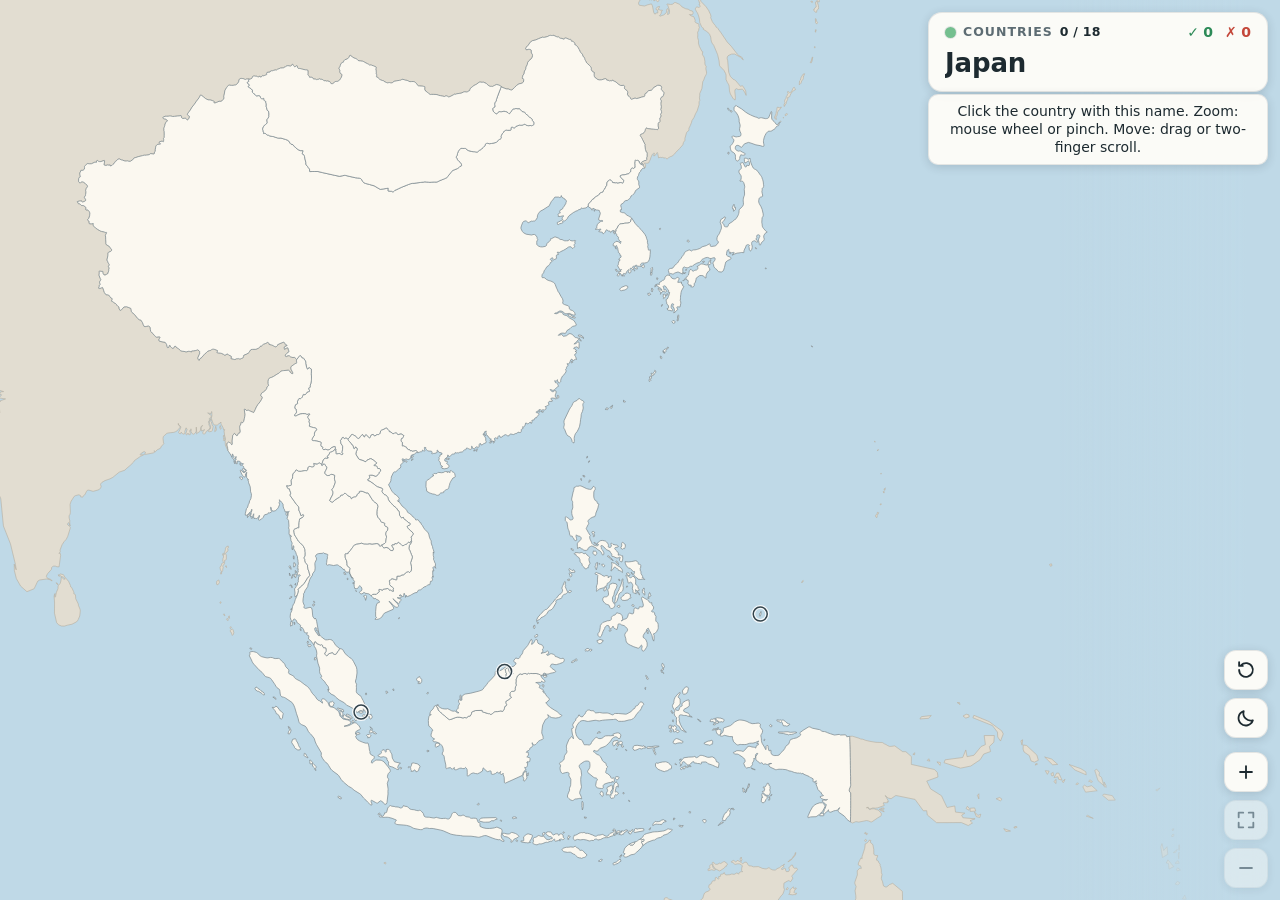
<file: images/east-asia-quiz/site/index.html>
<!doctype html>
<html lang="en" data-quiz="east-asia-quiz">
<head>
  <meta charset="utf-8">
  <meta name="viewport" content="width=device-width, initial-scale=1, viewport-fit=cover">
  <title>East Asia Quiz · phw</title>
  <meta name="description" content="A map quiz: find the countries of East and Southeast Asia by name, then by their capitals.">
  <meta name="color-scheme" content="light dark">
  <meta name="theme-color" content="#bfd9e7">
  <link rel="icon" href="favicon.ico" sizes="32x32">
  <link rel="icon" href="favicon.svg" type="image/svg+xml">
  <link rel="apple-touch-icon" href="apple-touch-icon.png">
  <link rel="stylesheet" href="style.css">
  <script src="theme.js"></script>
  <script type="module" src="main.js"></script>
</head>
<body>
  <div id="map" aria-hidden="true"></div>

  <section id="card" aria-label="Question">
    <div class="card-row">
      <p class="round"><span class="swatch" aria-hidden="true"></span><span id="round">Countries</span> <span id="progress" class="num">0 / 18</span></p>
      <p class="score">
        <span class="ok" title="correct"><span aria-hidden="true">✓</span> <span id="correct" class="num">0</span><span class="sr-only"> correct,</span></span>
        <span class="bad" title="misclicks"><span aria-hidden="true">✗</span> <span id="misses" class="num">0</span><span class="sr-only"> misclicks</span></span>
      </p>
    </div>
    <p id="prompt" aria-live="polite" aria-atomic="true"><span id="prompt-kind" class="sr-only">Find the country:</span> <span id="prompt-text"></span></p>
  </section>

  <p id="toast" role="status"></p>

  <nav id="controls" aria-label="Quiz and map controls">
    <div class="group">
      <button id="reset" class="btn" type="button" aria-label="Reset the quiz">
        <svg class="icon" viewBox="0 0 24 24" aria-hidden="true"><path d="M4.5 12a7.5 7.5 0 1 0 2.2-5.3"/><path d="M4.5 3.5v4h4"/></svg>
        <span class="btn-text">Reset?</span>
      </button>
      <button id="theme" class="btn" type="button" aria-label="Switch to dark theme">
        <svg class="icon icon-moon" viewBox="0 0 24 24" aria-hidden="true"><path d="M19.5 14.5A8 8 0 0 1 9.5 4.5a8 8 0 1 0 10 10z"/></svg>
        <svg class="icon icon-sun" viewBox="0 0 24 24" aria-hidden="true"><circle cx="12" cy="12" r="4"/><path d="M12 2.5v2.5M12 19v2.5M2.5 12H5M19 12h2.5M5.3 5.3l1.8 1.8M16.9 16.9l1.8 1.8M5.3 18.7l1.8-1.8M16.9 7.1l1.8-1.8"/></svg>
      </button>
    </div>
    <div class="group">
      <button id="zoom-out" class="btn" type="button" aria-label="Zoom out">
        <svg class="icon" viewBox="0 0 24 24" aria-hidden="true"><path d="M5.5 12h13"/></svg>
      </button>
      <button id="zoom-fit" class="btn" type="button" aria-label="Show the whole map">
        <svg class="icon" viewBox="0 0 24 24" aria-hidden="true"><path d="M4 9V4h5M20 9V4h-5M4 15v5h5M20 15v5h-5"/></svg>
      </button>
      <button id="zoom-in" class="btn" type="button" aria-label="Zoom in">
        <svg class="icon" viewBox="0 0 24 24" aria-hidden="true"><path d="M5.5 12h13M12 5.5v13"/></svg>
      </button>
    </div>
  </nav>

  <p id="label" aria-live="polite"></p>
  <div id="safe" aria-hidden="true"></div>
  <p class="sr-only">A map quiz of the countries of East and Southeast Asia, played by clicking or tapping on the map: answering needs a mouse, touch or pen, there is no keyboard way to pick a country. The first round names a country; click or tap it on the map. The second round names a capital; pick the country it is the capital of; there the asked capital is a link to its Wikipedia article, which opens in a new tab. Then the rounds start over in a new order. Found countries are coloured, a wrong pick shows the name of the country you picked. Zoom with the buttons, a mouse wheel or a pinch; move the map by dragging it or with a two-finger scroll on a trackpad; the plus, minus and 0 keys zoom and the arrow keys move the map.</p>
  <noscript><p class="noscript">This map quiz needs JavaScript.</p></noscript>
</body>
</html>
</file>
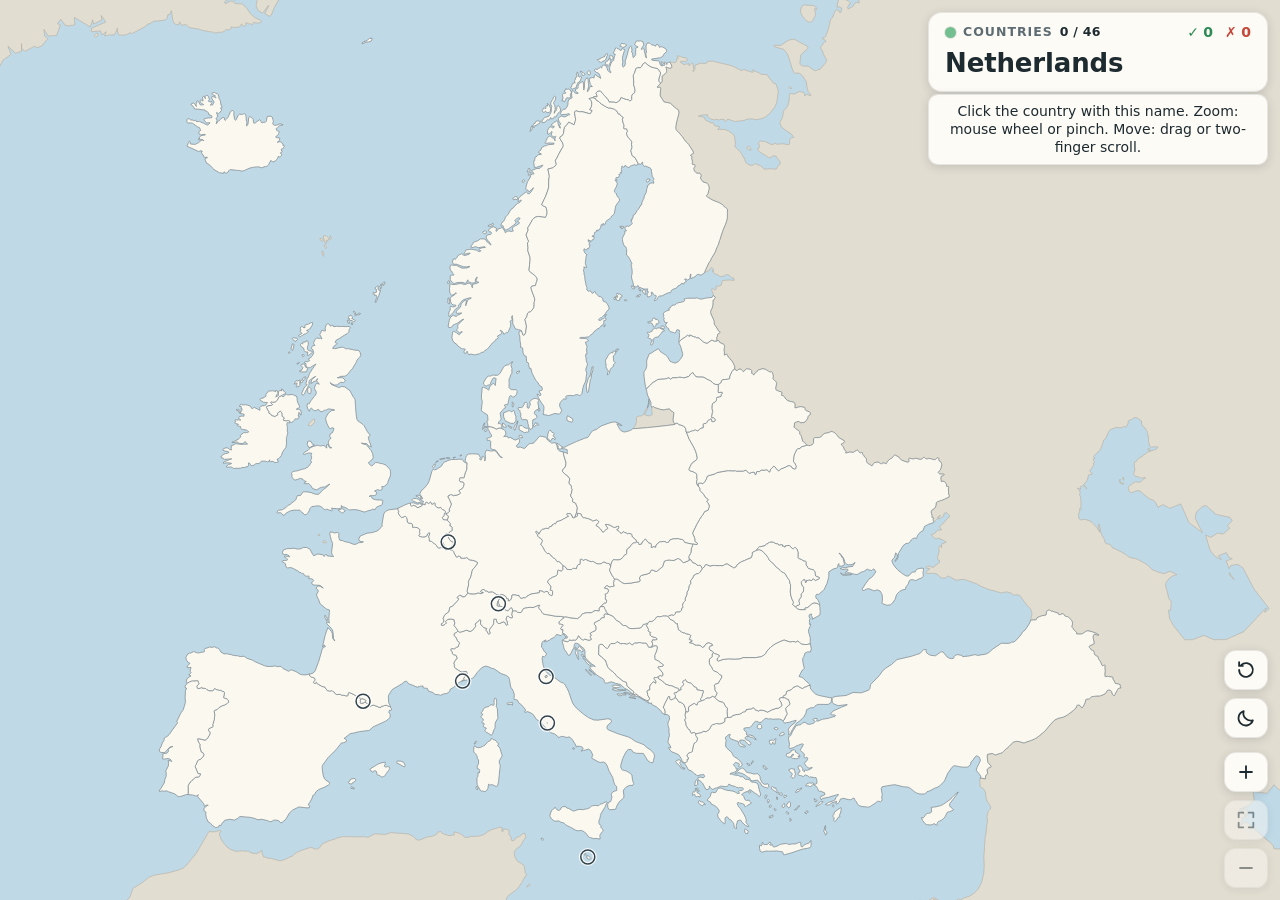
<file: images/europe-quiz/site/index.html>
<!doctype html>
<html lang="en" data-quiz="europe-quiz">
<head>
  <meta charset="utf-8">
  <meta name="viewport" content="width=device-width, initial-scale=1, viewport-fit=cover">
  <title>Europe Quiz · phw</title>
  <meta name="description" content="A map quiz: find Europe's countries by name, then by their capitals.">
  <meta name="color-scheme" content="light dark">
  <meta name="theme-color" content="#bfd9e7">
  <link rel="icon" href="favicon.ico" sizes="32x32">
  <link rel="icon" href="favicon.svg" type="image/svg+xml">
  <link rel="apple-touch-icon" href="apple-touch-icon.png">
  <link rel="stylesheet" href="style.css">
  <script src="theme.js"></script>
  <script type="module" src="main.js"></script>
</head>
<body>
  <div id="map" aria-hidden="true"></div>

  <section id="card" aria-label="Question">
    <div class="card-row">
      <p class="round"><span class="swatch" aria-hidden="true"></span><span id="round">Countries</span> <span id="progress" class="num">0 / 46</span></p>
      <p class="score">
        <span class="ok" title="correct"><span aria-hidden="true">✓</span> <span id="correct" class="num">0</span><span class="sr-only"> correct,</span></span>
        <span class="bad" title="misclicks"><span aria-hidden="true">✗</span> <span id="misses" class="num">0</span><span class="sr-only"> misclicks</span></span>
      </p>
    </div>
    <p id="prompt" aria-live="polite" aria-atomic="true"><span id="prompt-kind" class="sr-only">Find the country:</span> <span id="prompt-text"></span></p>
  </section>

  <p id="toast" role="status"></p>

  <nav id="controls" aria-label="Quiz and map controls">
    <div class="group">
      <button id="reset" class="btn" type="button" aria-label="Reset the quiz">
        <svg class="icon" viewBox="0 0 24 24" aria-hidden="true"><path d="M4.5 12a7.5 7.5 0 1 0 2.2-5.3"/><path d="M4.5 3.5v4h4"/></svg>
        <span class="btn-text">Reset?</span>
      </button>
      <button id="theme" class="btn" type="button" aria-label="Switch to dark theme">
        <svg class="icon icon-moon" viewBox="0 0 24 24" aria-hidden="true"><path d="M19.5 14.5A8 8 0 0 1 9.5 4.5a8 8 0 1 0 10 10z"/></svg>
        <svg class="icon icon-sun" viewBox="0 0 24 24" aria-hidden="true"><circle cx="12" cy="12" r="4"/><path d="M12 2.5v2.5M12 19v2.5M2.5 12H5M19 12h2.5M5.3 5.3l1.8 1.8M16.9 16.9l1.8 1.8M5.3 18.7l1.8-1.8M16.9 7.1l1.8-1.8"/></svg>
      </button>
    </div>
    <div class="group">
      <button id="zoom-out" class="btn" type="button" aria-label="Zoom out">
        <svg class="icon" viewBox="0 0 24 24" aria-hidden="true"><path d="M5.5 12h13"/></svg>
      </button>
      <button id="zoom-fit" class="btn" type="button" aria-label="Show the whole map">
        <svg class="icon" viewBox="0 0 24 24" aria-hidden="true"><path d="M4 9V4h5M20 9V4h-5M4 15v5h5M20 15v5h-5"/></svg>
      </button>
      <button id="zoom-in" class="btn" type="button" aria-label="Zoom in">
        <svg class="icon" viewBox="0 0 24 24" aria-hidden="true"><path d="M5.5 12h13M12 5.5v13"/></svg>
      </button>
    </div>
  </nav>

  <p id="label" aria-live="polite"></p>
  <div id="safe" aria-hidden="true"></div>
  <p class="sr-only">A map quiz of Europe's countries, played by clicking or tapping on the map: answering needs a mouse, touch or pen, there is no keyboard way to pick a country. The first round names a country; click or tap it on the map. The second round names a capital; pick the country it is the capital of. Then the rounds start over in a new order. Found countries are coloured, a wrong pick shows the name of the country you picked. Zoom with the buttons, a mouse wheel or a pinch; move the map by dragging it or with a two-finger scroll on a trackpad; the plus, minus and 0 keys zoom and the arrow keys move the map.</p>
  <noscript><p class="noscript">This map quiz needs JavaScript.</p></noscript>
</body>
</html>
</file>
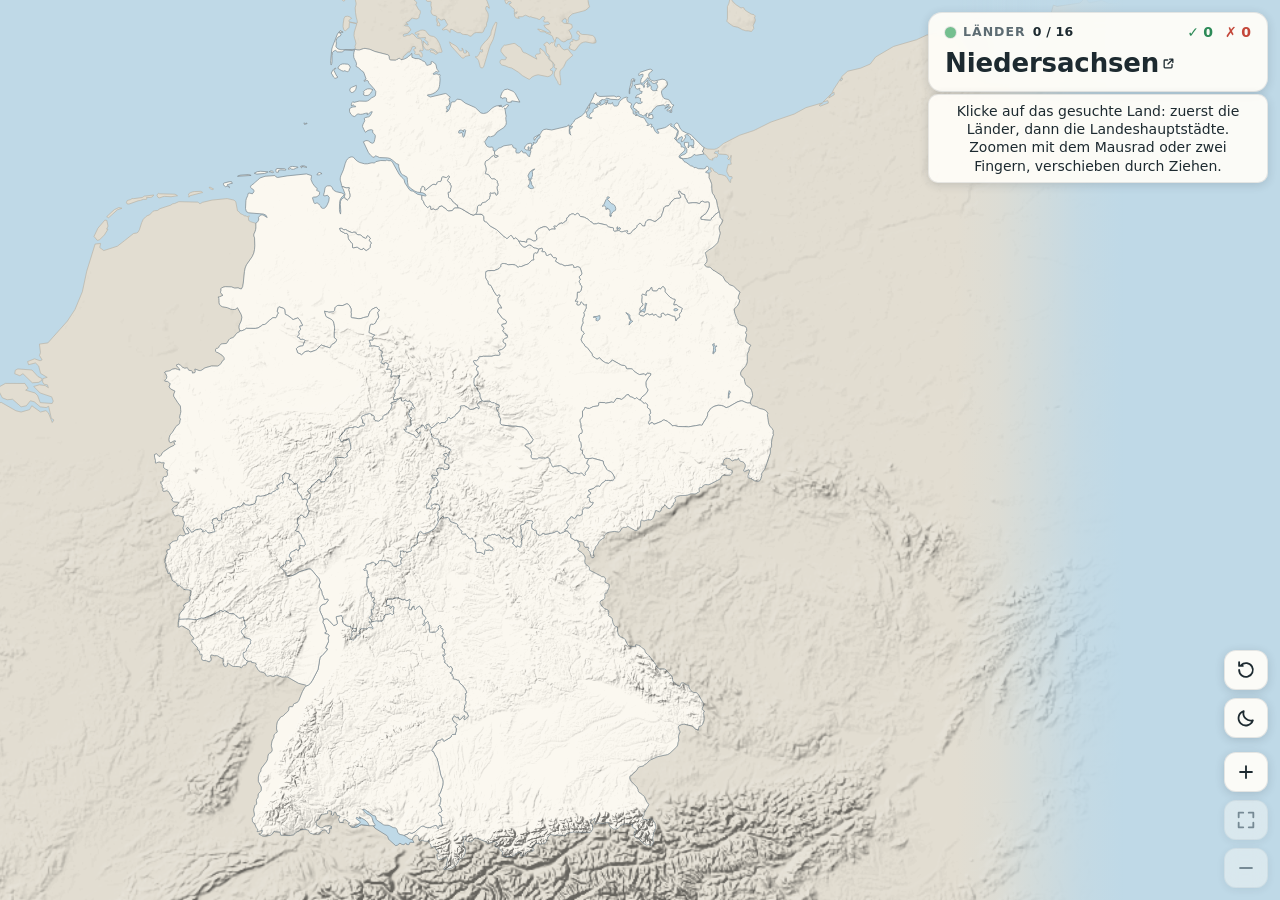
<file: images/germany-quiz/site/index.html>
<!doctype html>
<html lang="de" data-quiz="germany-quiz">
<head>
  <meta charset="utf-8">
  <meta name="viewport" content="width=device-width, initial-scale=1, viewport-fit=cover">
  <title>Deutschland-Quiz · phw</title>
  <meta name="description" content="Ein Kartenquiz: Finde die 16 deutschen Länder, zuerst nach Namen, dann nach ihren Landeshauptstädten.">
  <meta name="color-scheme" content="light dark">
  <meta name="theme-color" content="#bfd9e7">
  <link rel="icon" href="favicon.ico" sizes="32x32">
  <link rel="icon" href="favicon.svg" type="image/svg+xml">
  <link rel="apple-touch-icon" href="apple-touch-icon.png">
  <link rel="stylesheet" href="style.css">
  <link rel="stylesheet" href="germany.css">
  <script src="theme.js"></script>
  <script type="module" src="main.js"></script>
</head>
<body>
  <div id="map" aria-hidden="true"></div>

  <section id="card" aria-label="Frage">
    <div class="card-row">
      <p class="round"><span class="swatch" aria-hidden="true"></span><span id="round">Länder</span> <span id="progress" class="num">0 / 16</span></p>
      <p class="score">
        <span class="ok" title="richtig"><span aria-hidden="true">✓</span> <span id="correct" class="num">0</span><span class="sr-only"> richtig,</span></span>
        <span class="bad" title="Fehlklicks"><span aria-hidden="true">✗</span> <span id="misses" class="num">0</span><span class="sr-only"> Fehlklicks</span></span>
      </p>
    </div>
    <p id="prompt" aria-live="polite" aria-atomic="true"><span id="prompt-kind" class="sr-only">Finde das Land</span> <span id="prompt-text"></span></p>
  </section>

  <p id="toast" role="status"></p>

  <nav id="controls" aria-label="Quiz- und Kartensteuerung">
    <div class="group">
      <button id="reset" class="btn" type="button" aria-label="Quiz zurücksetzen">
        <svg class="icon" viewBox="0 0 24 24" aria-hidden="true"><path d="M4.5 12a7.5 7.5 0 1 0 2.2-5.3"/><path d="M4.5 3.5v4h4"/></svg>
        <span class="btn-text">Echt?</span>
      </button>
      <button id="theme" class="btn" type="button" aria-label="In den dunklen Modus wechseln">
        <svg class="icon icon-moon" viewBox="0 0 24 24" aria-hidden="true"><path d="M19.5 14.5A8 8 0 0 1 9.5 4.5a8 8 0 1 0 10 10z"/></svg>
        <svg class="icon icon-sun" viewBox="0 0 24 24" aria-hidden="true"><circle cx="12" cy="12" r="4"/><path d="M12 2.5v2.5M12 19v2.5M2.5 12H5M19 12h2.5M5.3 5.3l1.8 1.8M16.9 16.9l1.8 1.8M5.3 18.7l1.8-1.8M16.9 7.1l1.8-1.8"/></svg>
      </button>
    </div>
    <div class="group">
      <button id="zoom-out" class="btn" type="button" aria-label="Herauszoomen">
        <svg class="icon" viewBox="0 0 24 24" aria-hidden="true"><path d="M5.5 12h13"/></svg>
      </button>
      <button id="zoom-fit" class="btn" type="button" aria-label="Ganze Karte zeigen">
        <svg class="icon" viewBox="0 0 24 24" aria-hidden="true"><path d="M4 9V4h5M20 9V4h-5M4 15v5h5M20 15v5h-5"/></svg>
      </button>
      <button id="zoom-in" class="btn" type="button" aria-label="Hineinzoomen">
        <svg class="icon" viewBox="0 0 24 24" aria-hidden="true"><path d="M5.5 12h13M12 5.5v13"/></svg>
      </button>
    </div>
  </nav>

  <p id="label" aria-live="polite"></p>
  <div id="safe" aria-hidden="true"></div>
  <p class="sr-only">Ein Kartenquiz der 16 deutschen Länder, gespielt durch Klicken oder Tippen auf die Karte: Zum Antworten braucht es eine Maus, Touch oder einen Stift, mit der Tastatur lässt sich kein Land auswählen. Die erste Runde nennt den Namen eines Landes; klicke oder tippe es auf der Karte an. Die zweite Runde nennt eine Landeshauptstadt; wähle das Land, dessen Hauptstadt sie ist (bei Berlin, Hamburg und Bremen heißen Stadt und Land gleich). Danach beginnen die Runden von vorn, in neuer Reihenfolge. Der gesuchte Name ist ein Link zu seinem Wikipedia-Artikel (in der zweiten Runde zu dem der Hauptstadt), der sich in einem neuen Tab öffnet. Gefundene Länder werden eingefärbt, ein falscher Klick zeigt den Namen des angeklickten Landes, in der zweiten Runde auch seine Hauptstadt. Zoomen geht mit den Schaltflächen, dem Mausrad oder zwei Fingern; verschieben lässt sich die Karte durch Ziehen oder mit zwei Fingern auf dem Trackpad; die Tasten Plus, Minus und 0 zoomen, die Pfeiltasten verschieben die Karte.</p>
  <noscript><p class="noscript">Dieses Kartenquiz braucht JavaScript.</p></noscript>
</body>
</html>
</file>
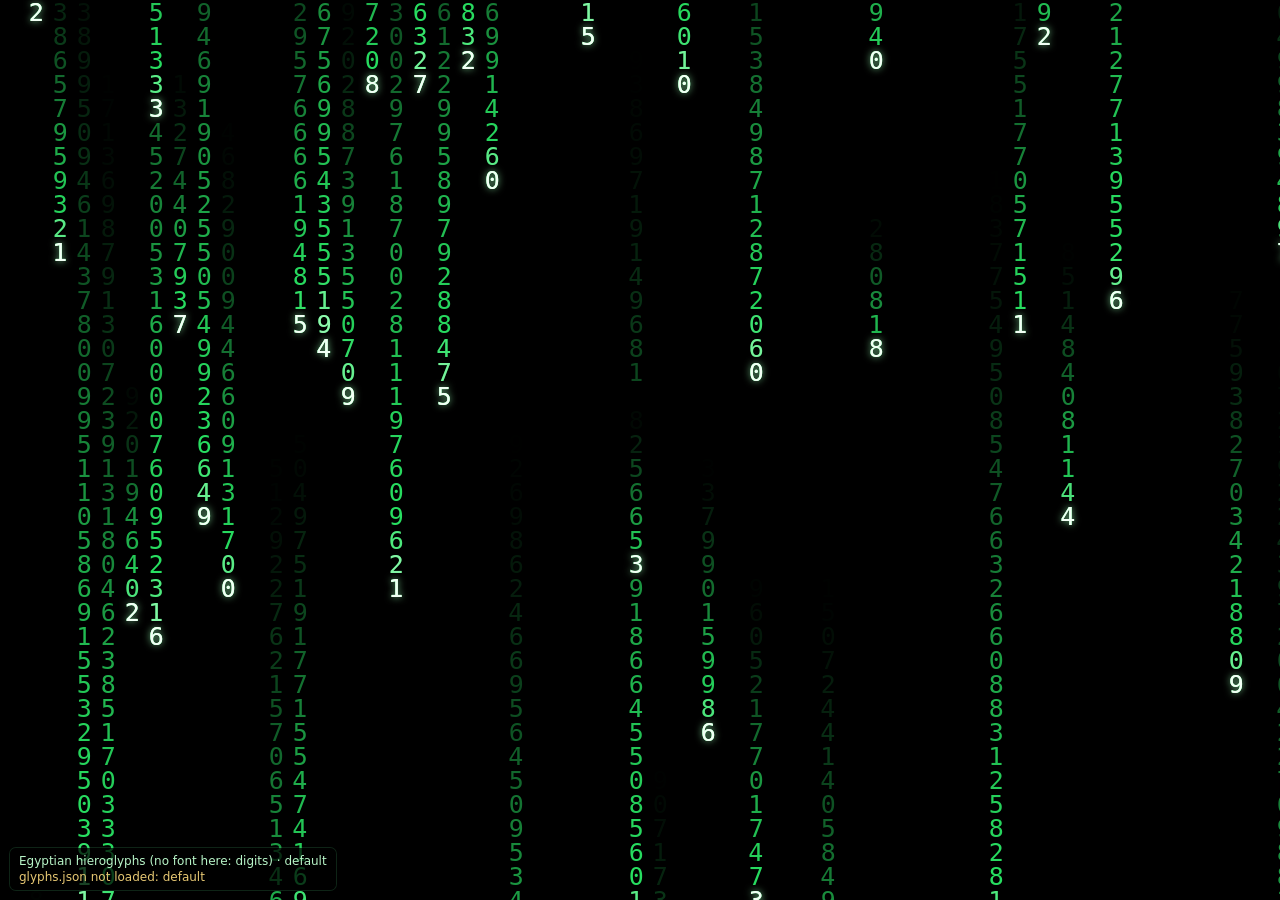
<file: images/glyph-rain/site/index.html>
<!doctype html>
<html lang="en">
<head>
  <meta charset="utf-8">
  <meta name="viewport" content="width=device-width, initial-scale=1, viewport-fit=cover">
  <title>Glyph Rain · phw</title>
  <meta name="description" content="Glyphs raining down and fading: Egyptian hieroglyphs, or another set when the container was started with a switch set.">
  <meta name="color-scheme" content="dark">
  <meta name="theme-color" content="#000000">
  <link rel="icon" href="favicon.ico" sizes="32x32">
  <link rel="icon" href="favicon.svg" type="image/svg+xml">
  <link rel="apple-touch-icon" href="apple-touch-icon.png">
  <link rel="stylesheet" href="style.css">
  <script type="module" src="main.js"></script>
</head>
<body>
  <canvas id="rain" aria-hidden="true"></canvas>
  <p id="caption" aria-live="polite"></p>
  <p class="sr-only">Glyph Rain: columns of glyphs fall down the screen and fade, white at the head, green behind it. The caption names the glyph set shown and the switch that chose it. Unless reduced motion is on, a tap or click starts a new column there.</p>
  <noscript><p class="noscript">Glyph Rain needs JavaScript.</p></noscript>
</body>
</html>
</file>
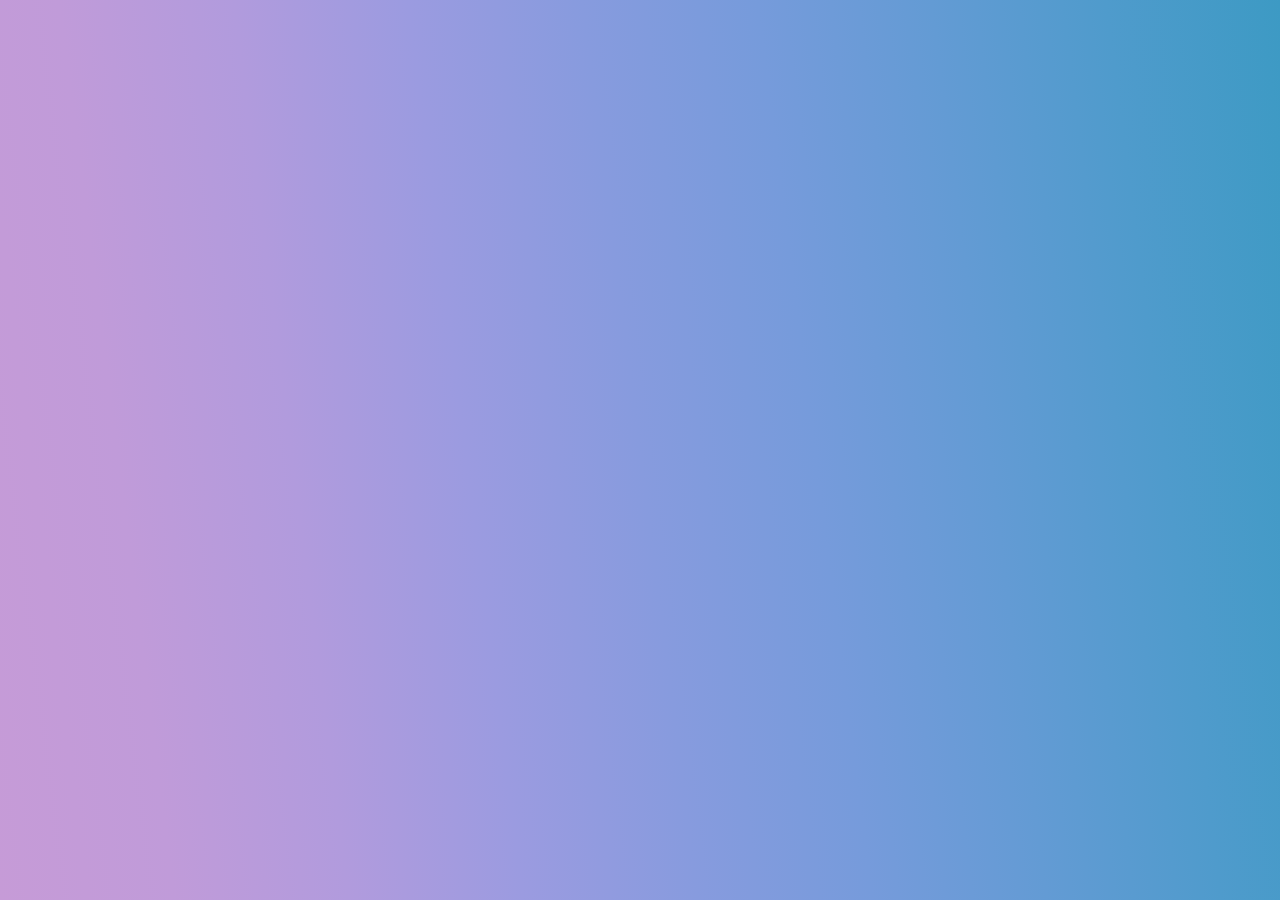
<file: images/gradient-ripple/site/index.html>
<!doctype html>
<html lang="en">
<head>
  <meta charset="utf-8">
  <meta name="viewport" content="width=device-width, initial-scale=1, viewport-fit=cover">
  <title>Gradient Ripple · phw</title>
  <meta name="description" content="A slowly drifting colour gradient. Click or tap to make ripples.">
  <meta name="theme-color" content="#5d63cf">
  <link rel="icon" href="favicon.ico" sizes="32x32">
  <link rel="icon" href="favicon.svg" type="image/svg+xml">
  <link rel="apple-touch-icon" href="apple-touch-icon.png">
  <link rel="stylesheet" href="style.css">
  <script type="module" src="main.js"></script>
</head>
<body>
  <div id="backdrop" aria-hidden="true"></div>
  <canvas id="water" aria-hidden="true"></canvas>
  <p class="sr-only">A slowly drifting colour gradient. Click or tap anywhere to make ripples.</p>
</body>
</html>
</file>
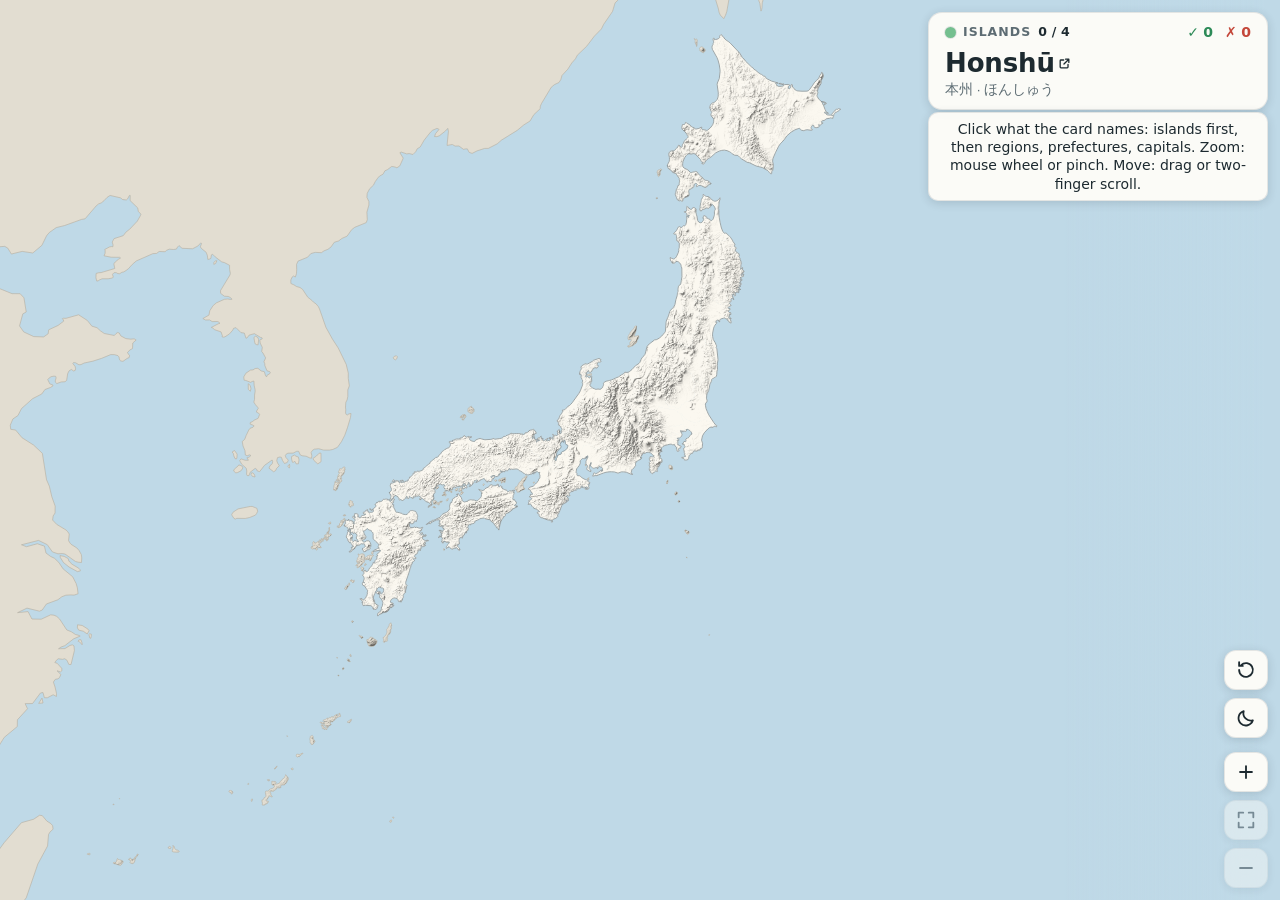
<file: images/japan-quiz/site/index.html>
<!doctype html>
<html lang="en" data-quiz="japan-quiz">
<head>
  <meta charset="utf-8">
  <meta name="viewport" content="width=device-width, initial-scale=1, viewport-fit=cover">
  <title>Japan Quiz · phw</title>
  <meta name="description" content="A map quiz: find Japan's main islands, its eight regions and 47 prefectures, then the prefectures by their capitals.">
  <meta name="color-scheme" content="light dark">
  <meta name="theme-color" content="#bfd9e7">
  <link rel="icon" href="favicon.ico" sizes="32x32">
  <link rel="icon" href="favicon.svg" type="image/svg+xml">
  <link rel="apple-touch-icon" href="apple-touch-icon.png">
  <link rel="stylesheet" href="style.css">
  <link rel="stylesheet" href="japan.css">
  <script src="theme.js"></script>
  <script type="module" src="main.js"></script>
</head>
<body>
  <div id="map" aria-hidden="true"></div>

  <section id="card" aria-label="Question">
    <div class="card-row">
      <p class="round"><span class="swatch" aria-hidden="true"></span><span id="round">Islands</span> <span id="progress" class="num">0 / 4</span></p>
      <p class="score">
        <span class="ok" title="correct"><span aria-hidden="true">✓</span> <span id="correct" class="num">0</span><span class="sr-only"> correct,</span></span>
        <span class="bad" title="misclicks"><span aria-hidden="true">✗</span> <span id="misses" class="num">0</span><span class="sr-only"> misclicks</span></span>
      </p>
    </div>
    <p id="prompt" aria-live="polite" aria-atomic="true"><span id="prompt-kind" class="sr-only">Find the island:</span> <span id="prompt-text"></span></p>
  </section>

  <p id="toast" role="status"></p>

  <nav id="controls" aria-label="Quiz and map controls">
    <div class="group">
      <button id="reset" class="btn" type="button" aria-label="Reset the quiz">
        <svg class="icon" viewBox="0 0 24 24" aria-hidden="true"><path d="M4.5 12a7.5 7.5 0 1 0 2.2-5.3"/><path d="M4.5 3.5v4h4"/></svg>
        <span class="btn-text">Reset?</span>
      </button>
      <button id="theme" class="btn" type="button" aria-label="Switch to dark theme">
        <svg class="icon icon-moon" viewBox="0 0 24 24" aria-hidden="true"><path d="M19.5 14.5A8 8 0 0 1 9.5 4.5a8 8 0 1 0 10 10z"/></svg>
        <svg class="icon icon-sun" viewBox="0 0 24 24" aria-hidden="true"><circle cx="12" cy="12" r="4"/><path d="M12 2.5v2.5M12 19v2.5M2.5 12H5M19 12h2.5M5.3 5.3l1.8 1.8M16.9 16.9l1.8 1.8M5.3 18.7l1.8-1.8M16.9 7.1l1.8-1.8"/></svg>
      </button>
    </div>
    <div class="group">
      <button id="zoom-out" class="btn" type="button" aria-label="Zoom out">
        <svg class="icon" viewBox="0 0 24 24" aria-hidden="true"><path d="M5.5 12h13"/></svg>
      </button>
      <button id="zoom-fit" class="btn" type="button" aria-label="Show the whole map">
        <svg class="icon" viewBox="0 0 24 24" aria-hidden="true"><path d="M4 9V4h5M20 9V4h-5M4 15v5h5M20 15v5h-5"/></svg>
      </button>
      <button id="zoom-in" class="btn" type="button" aria-label="Zoom in">
        <svg class="icon" viewBox="0 0 24 24" aria-hidden="true"><path d="M5.5 12h13M12 5.5v13"/></svg>
      </button>
    </div>
  </nav>

  <p id="label" aria-live="polite"></p>
  <div id="safe" aria-hidden="true"></div>
  <p class="sr-only">A map quiz of Japan, played by clicking or tapping on the map: answering needs a mouse, touch or pen, there is no keyboard way to pick a place. The first round names one of the four main islands, the second one of the eight regions, the third one of the 47 prefectures; click or tap it on the map. The fourth round names a capital that differs from its prefecture's name; pick the prefecture it is the capital of. Then the rounds start over in a new order. Every name comes with its Japanese spelling in kanji and hiragana. The asked name is a link to its Wikipedia article (in the fourth round the capital's), which opens in a new tab. Found places are coloured, a wrong pick shows the name of the place you picked. Zoom with the buttons, a mouse wheel or a pinch; move the map by dragging it or with a two-finger scroll on a trackpad; the plus, minus and 0 keys zoom and the arrow keys move the map.</p>
  <noscript><p class="noscript">This map quiz needs JavaScript.</p></noscript>
</body>
</html>
</file>
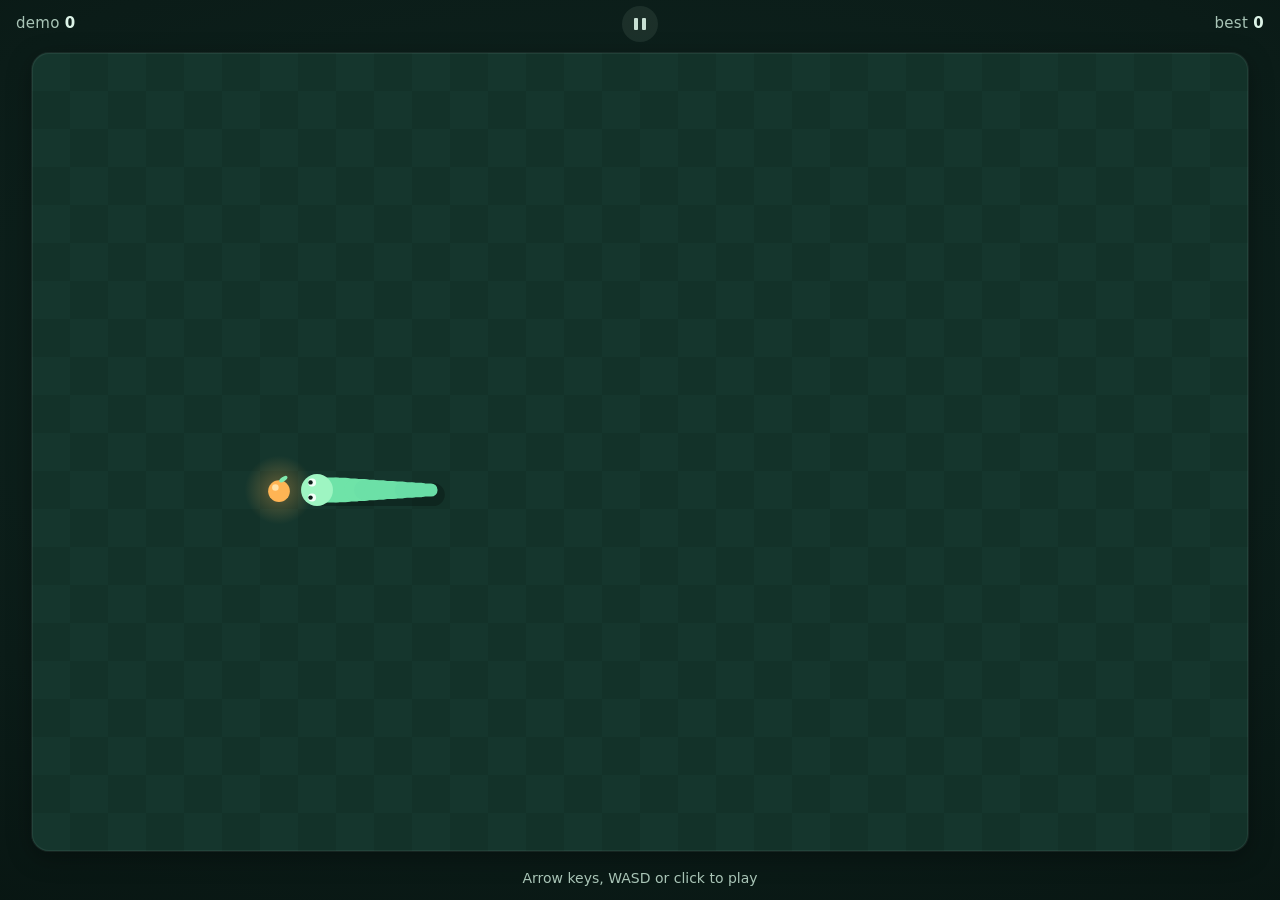
<file: images/snake/site/index.html>
<!doctype html>
<html lang="en">
<head>
  <meta charset="utf-8">
  <meta name="viewport" content="width=device-width, initial-scale=1, viewport-fit=cover">
  <title>Snake · phw</title>
  <meta name="description" content="A small snake game that plays itself until you take over: arrow keys, swipes or taps.">
  <meta name="theme-color" content="#0b1c18">
  <link rel="icon" href="favicon.ico" sizes="32x32">
  <link rel="icon" href="favicon.svg" type="image/svg+xml">
  <link rel="apple-touch-icon" href="apple-touch-icon.png">
  <link rel="stylesheet" href="style.css">
  <script type="module" src="main.js"></script>
</head>
<body>
  <canvas id="board" aria-hidden="true"></canvas>
  <header id="hud">
    <p class="stat"><span id="score-label">score</span> <span id="score" class="num">0</span></p>
    <button id="pause" type="button" aria-label="Pause" aria-pressed="false"></button>
    <p class="stat stat-best"><span>best</span> <span id="best" class="num">0</span></p>
  </header>
  <p id="hint" role="status" aria-live="polite"></p>
  <div id="safe" aria-hidden="true"></div>
  <p class="sr-only">A snake game. Use the arrow keys or WASD, swipe, or tap beside the snake's head to steer; eat the fruit to grow, and don't run into yourself. The edges wrap around. Space or P pauses. While nobody plays, the snake plays itself.</p>
  <noscript><p class="noscript">This little snake game needs JavaScript.</p></noscript>
</body>
</html>
</file>
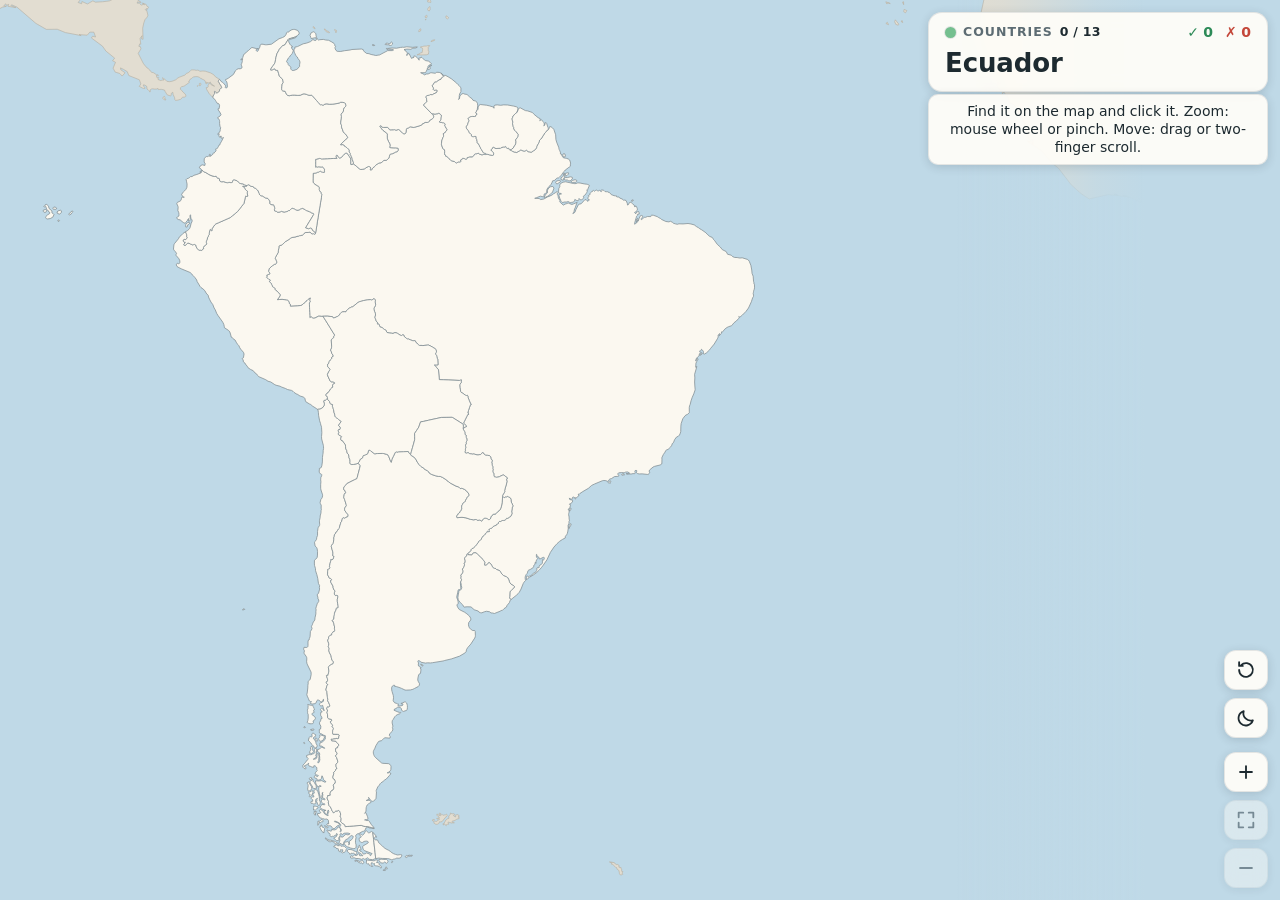
<file: images/south-america-quiz/site/index.html>
<!doctype html>
<html lang="en" data-quiz="south-america-quiz">
<head>
  <meta charset="utf-8">
  <meta name="viewport" content="width=device-width, initial-scale=1, viewport-fit=cover">
  <title>South America Quiz · phw</title>
  <meta name="description" content="A map quiz: find South America's countries and French Guiana by name, then by their capitals.">
  <meta name="color-scheme" content="light dark">
  <meta name="theme-color" content="#bfd9e7">
  <link rel="icon" href="favicon.ico" sizes="32x32">
  <link rel="icon" href="favicon.svg" type="image/svg+xml">
  <link rel="apple-touch-icon" href="apple-touch-icon.png">
  <link rel="stylesheet" href="style.css">
  <script src="theme.js"></script>
  <script type="module" src="main.js"></script>
</head>
<body>
  <div id="map" aria-hidden="true"></div>

  <section id="card" aria-label="Question">
    <div class="card-row">
      <p class="round"><span class="swatch" aria-hidden="true"></span><span id="round">Countries</span> <span id="progress" class="num">0 / 13</span></p>
      <p class="score">
        <span class="ok" title="correct"><span aria-hidden="true">✓</span> <span id="correct" class="num">0</span><span class="sr-only"> correct,</span></span>
        <span class="bad" title="misclicks"><span aria-hidden="true">✗</span> <span id="misses" class="num">0</span><span class="sr-only"> misclicks</span></span>
      </p>
    </div>
    <p id="prompt" aria-live="polite" aria-atomic="true"><span id="prompt-kind" class="sr-only">Find the country:</span> <span id="prompt-text"></span></p>
  </section>

  <p id="toast" role="status"></p>

  <nav id="controls" aria-label="Quiz and map controls">
    <div class="group">
      <button id="reset" class="btn" type="button" aria-label="Reset the quiz">
        <svg class="icon" viewBox="0 0 24 24" aria-hidden="true"><path d="M4.5 12a7.5 7.5 0 1 0 2.2-5.3"/><path d="M4.5 3.5v4h4"/></svg>
        <span class="btn-text">Reset?</span>
      </button>
      <button id="theme" class="btn" type="button" aria-label="Switch to dark theme">
        <svg class="icon icon-moon" viewBox="0 0 24 24" aria-hidden="true"><path d="M19.5 14.5A8 8 0 0 1 9.5 4.5a8 8 0 1 0 10 10z"/></svg>
        <svg class="icon icon-sun" viewBox="0 0 24 24" aria-hidden="true"><circle cx="12" cy="12" r="4"/><path d="M12 2.5v2.5M12 19v2.5M2.5 12H5M19 12h2.5M5.3 5.3l1.8 1.8M16.9 16.9l1.8 1.8M5.3 18.7l1.8-1.8M16.9 7.1l1.8-1.8"/></svg>
      </button>
    </div>
    <div class="group">
      <button id="zoom-out" class="btn" type="button" aria-label="Zoom out">
        <svg class="icon" viewBox="0 0 24 24" aria-hidden="true"><path d="M5.5 12h13"/></svg>
      </button>
      <button id="zoom-fit" class="btn" type="button" aria-label="Show the whole map">
        <svg class="icon" viewBox="0 0 24 24" aria-hidden="true"><path d="M4 9V4h5M20 9V4h-5M4 15v5h5M20 15v5h-5"/></svg>
      </button>
      <button id="zoom-in" class="btn" type="button" aria-label="Zoom in">
        <svg class="icon" viewBox="0 0 24 24" aria-hidden="true"><path d="M5.5 12h13M12 5.5v13"/></svg>
      </button>
    </div>
  </nav>

  <p id="label" aria-live="polite"></p>
  <div id="safe" aria-hidden="true"></div>
  <p class="sr-only">A map quiz of South America's twelve countries and French Guiana, an overseas region of France, played by clicking or tapping on the map: answering needs a mouse, touch or pen, there is no keyboard way to pick one. The first round names a country or French Guiana; click or tap it on the map. The second round names a capital; pick the country or territory it is the capital of. For Bolivia it names both Sucre, the constitutional capital, and La Paz, the seat of government. Then the rounds start over in a new order. Found ones are coloured, a wrong pick shows the name of the one you picked. Zoom with the buttons, a mouse wheel or a pinch; move the map by dragging it or with a two-finger scroll on a trackpad; the plus, minus and 0 keys zoom and the arrow keys move the map.</p>
  <noscript><p class="noscript">This map quiz needs JavaScript.</p></noscript>
</body>
</html>
</file>
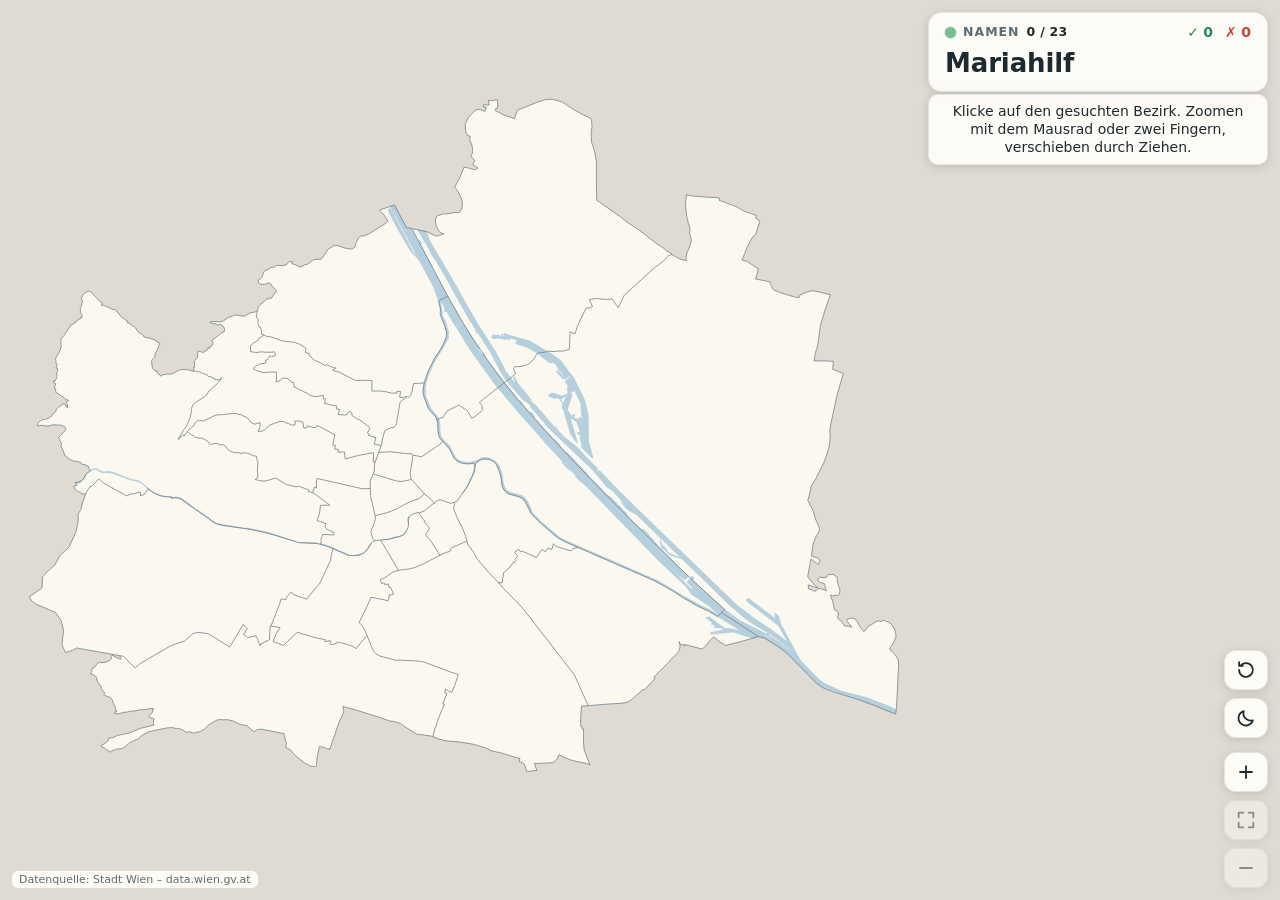
<file: images/vienna-districts/site/index.html>
<!doctype html>
<html lang="de" data-quiz="vienna-districts">
<head>
  <meta charset="utf-8">
  <meta name="viewport" content="width=device-width, initial-scale=1, viewport-fit=cover">
  <title>Wiener Bezirke · phw</title>
  <meta name="description" content="Ein Kartenquiz: Finde die 23 Wiener Gemeindebezirke, zuerst nach Namen, dann nach Nummern.">
  <meta name="color-scheme" content="light dark">
  <meta name="theme-color" content="#dfdbd2">
  <link rel="icon" href="favicon.ico" sizes="32x32">
  <link rel="icon" href="favicon.svg" type="image/svg+xml">
  <link rel="apple-touch-icon" href="apple-touch-icon.png">
  <link rel="stylesheet" href="style.css">
  <link rel="stylesheet" href="vienna.css">
  <script src="theme.js"></script>
  <script type="module" src="main.js"></script>
</head>
<body>
  <div id="map" aria-hidden="true"></div>

  <section id="card" aria-label="Frage">
    <div class="card-row">
      <p class="round"><span class="swatch" aria-hidden="true"></span><span id="round">Namen</span> <span id="progress" class="num">0 / 23</span></p>
      <p class="score">
        <span class="ok" title="richtig"><span aria-hidden="true">✓</span> <span id="correct" class="num">0</span><span class="sr-only"> richtig,</span></span>
        <span class="bad" title="Fehlklicks"><span aria-hidden="true">✗</span> <span id="misses" class="num">0</span><span class="sr-only"> Fehlklicks</span></span>
      </p>
    </div>
    <p id="prompt" aria-live="polite" aria-atomic="true"><span id="prompt-kind" class="sr-only">Finde</span> <span id="prompt-text"></span></p>
  </section>

  <p id="toast" role="status"></p>

  <nav id="controls" aria-label="Quiz- und Kartensteuerung">
    <div class="group">
      <button id="reset" class="btn" type="button" aria-label="Quiz zurücksetzen">
        <svg class="icon" viewBox="0 0 24 24" aria-hidden="true"><path d="M4.5 12a7.5 7.5 0 1 0 2.2-5.3"/><path d="M4.5 3.5v4h4"/></svg>
        <span class="btn-text">Echt?</span>
      </button>
      <button id="theme" class="btn" type="button" aria-label="In den dunklen Modus wechseln">
        <svg class="icon icon-moon" viewBox="0 0 24 24" aria-hidden="true"><path d="M19.5 14.5A8 8 0 0 1 9.5 4.5a8 8 0 1 0 10 10z"/></svg>
        <svg class="icon icon-sun" viewBox="0 0 24 24" aria-hidden="true"><circle cx="12" cy="12" r="4"/><path d="M12 2.5v2.5M12 19v2.5M2.5 12H5M19 12h2.5M5.3 5.3l1.8 1.8M16.9 16.9l1.8 1.8M5.3 18.7l1.8-1.8M16.9 7.1l1.8-1.8"/></svg>
      </button>
    </div>
    <div class="group">
      <button id="zoom-out" class="btn" type="button" aria-label="Herauszoomen">
        <svg class="icon" viewBox="0 0 24 24" aria-hidden="true"><path d="M5.5 12h13"/></svg>
      </button>
      <button id="zoom-fit" class="btn" type="button" aria-label="Ganze Karte zeigen">
        <svg class="icon" viewBox="0 0 24 24" aria-hidden="true"><path d="M4 9V4h5M20 9V4h-5M4 15v5h5M20 15v5h-5"/></svg>
      </button>
      <button id="zoom-in" class="btn" type="button" aria-label="Hineinzoomen">
        <svg class="icon" viewBox="0 0 24 24" aria-hidden="true"><path d="M5.5 12h13M12 5.5v13"/></svg>
      </button>
    </div>
  </nav>

  <p id="label" aria-live="polite"></p>
  <div id="safe" aria-hidden="true"></div>
  <p class="sr-only">Ein Kartenquiz der 23 Wiener Gemeindebezirke, gespielt durch Klicken oder Tippen auf die Karte: Zum Antworten braucht es eine Maus, Touch oder einen Stift, mit der Tastatur lässt sich kein Bezirk auswählen. Die erste Runde nennt den Namen eines Bezirks; klicke oder tippe ihn auf der Karte an. Die zweite Runde nennt seine Nummer, etwa „2. Bezirk“. Danach beginnen die Runden von vorn, in neuer Reihenfolge. Gefundene Bezirke werden eingefärbt, ein falscher Klick zeigt Namen und Nummer des angeklickten Bezirks. Klicks auf die Gewässer (Donau, Neue Donau, Alte Donau, Donaukanal, Wienfluss und die Häfen) zählen nicht, ebenso wenig wie Klicks außerhalb der Stadt. Zoomen geht mit den Schaltflächen, dem Mausrad oder zwei Fingern; verschieben lässt sich die Karte durch Ziehen oder mit zwei Fingern auf dem Trackpad; die Tasten Plus, Minus und 0 zoomen, die Pfeiltasten verschieben die Karte. Kartendaten: Stadt Wien, data.wien.gv.at, Lizenz CC BY 4.0.</p>
  <noscript><p class="noscript">Dieses Kartenquiz braucht JavaScript.</p></noscript>
</body>
</html>
</file>
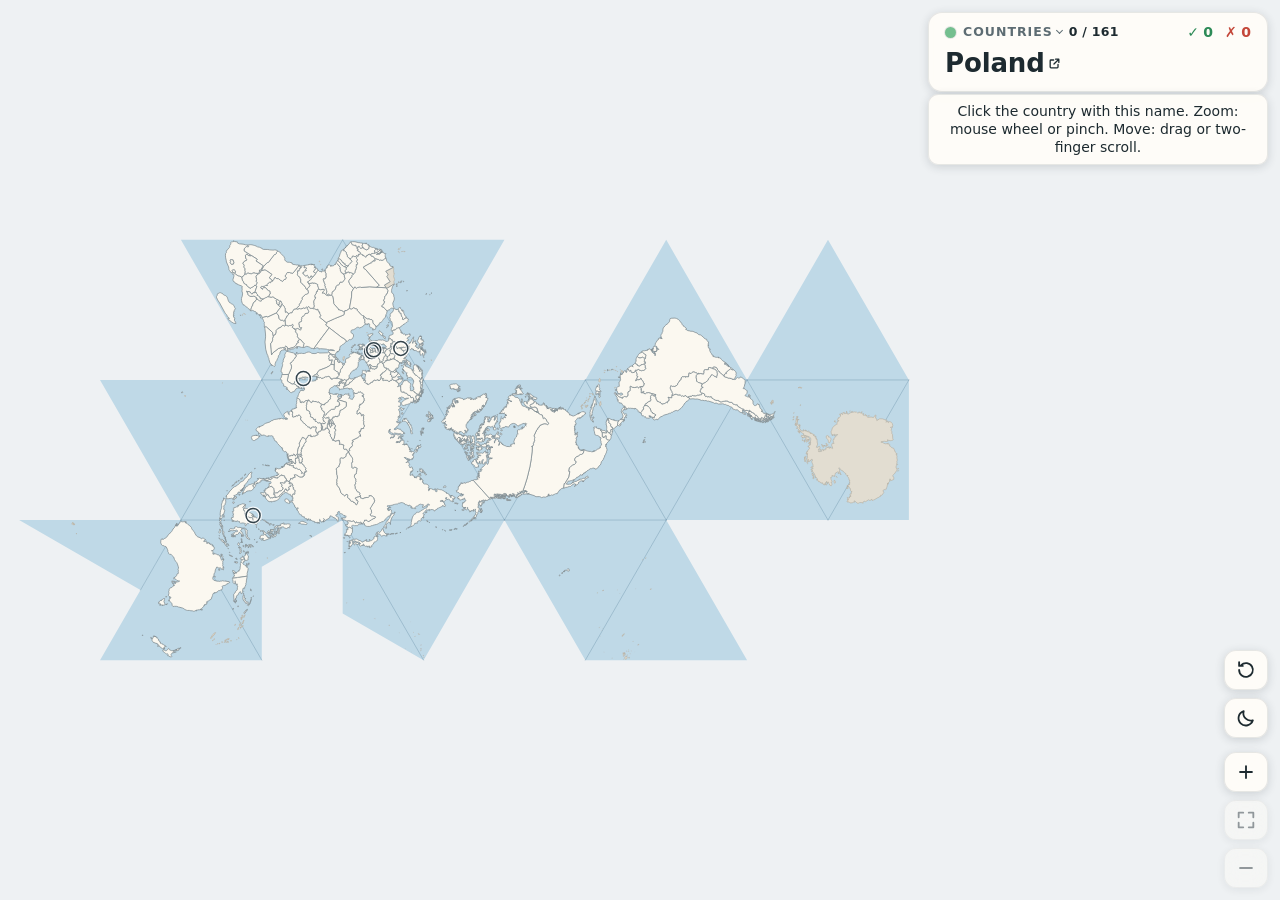
<file: images/world-quiz/site/index.html>
<!doctype html>
<html lang="en" data-quiz="world-quiz">
<head>
  <meta charset="utf-8">
  <meta name="viewport" content="width=device-width, initial-scale=1, viewport-fit=cover">
  <title>World Quiz · phw</title>
  <meta name="description" content="A map quiz on Buckminster Fuller's Dymaxion (Airocean) projection: find the world's countries by name, then by their capitals.">
  <meta name="color-scheme" content="light dark">
  <meta name="theme-color" content="#eef1f3">
  <link rel="icon" href="favicon.ico" sizes="32x32">
  <link rel="icon" href="favicon.svg" type="image/svg+xml">
  <link rel="apple-touch-icon" href="apple-touch-icon.png">
  <link rel="stylesheet" href="style.css">
  <link rel="stylesheet" href="world.css">
  <script src="theme.js"></script>
  <script type="module" src="main.js"></script>
</head>
<body>
  <div id="map" aria-hidden="true"></div>

  <section id="card" aria-label="Question">
    <div class="card-row">
      <p class="round"><span class="swatch" aria-hidden="true"></span><span id="round">Countries</span> <span id="progress" class="num">0 / 161</span></p>
      <p class="score">
        <span class="ok" title="correct"><span aria-hidden="true">✓</span> <span id="correct" class="num">0</span><span class="sr-only"> correct,</span></span>
        <span class="bad" title="misclicks"><span aria-hidden="true">✗</span> <span id="misses" class="num">0</span><span class="sr-only"> misclicks</span></span>
      </p>
    </div>
    <p id="prompt" aria-live="polite" aria-atomic="true"><span id="prompt-kind" class="sr-only">Find the country:</span> <span id="prompt-text"></span></p>
  </section>

  <p id="toast" role="status"></p>

  <nav id="controls" aria-label="Quiz and map controls">
    <div class="group">
      <button id="reset" class="btn" type="button" aria-label="Reset the quiz">
        <svg class="icon" viewBox="0 0 24 24" aria-hidden="true"><path d="M4.5 12a7.5 7.5 0 1 0 2.2-5.3"/><path d="M4.5 3.5v4h4"/></svg>
        <span class="btn-text">Reset?</span>
      </button>
      <button id="theme" class="btn" type="button" aria-label="Switch to dark theme">
        <svg class="icon icon-moon" viewBox="0 0 24 24" aria-hidden="true"><path d="M19.5 14.5A8 8 0 0 1 9.5 4.5a8 8 0 1 0 10 10z"/></svg>
        <svg class="icon icon-sun" viewBox="0 0 24 24" aria-hidden="true"><circle cx="12" cy="12" r="4"/><path d="M12 2.5v2.5M12 19v2.5M2.5 12H5M19 12h2.5M5.3 5.3l1.8 1.8M16.9 16.9l1.8 1.8M5.3 18.7l1.8-1.8M16.9 7.1l1.8-1.8"/></svg>
      </button>
    </div>
    <div class="group">
      <button id="zoom-out" class="btn" type="button" aria-label="Zoom out">
        <svg class="icon" viewBox="0 0 24 24" aria-hidden="true"><path d="M5.5 12h13"/></svg>
      </button>
      <button id="zoom-fit" class="btn" type="button" aria-label="Show the whole map">
        <svg class="icon" viewBox="0 0 24 24" aria-hidden="true"><path d="M4 9V4h5M20 9V4h-5M4 15v5h5M20 15v5h-5"/></svg>
      </button>
      <button id="zoom-in" class="btn" type="button" aria-label="Zoom in">
        <svg class="icon" viewBox="0 0 24 24" aria-hidden="true"><path d="M5.5 12h13M12 5.5v13"/></svg>
      </button>
    </div>
  </nav>

  <p id="label" aria-live="polite"></p>
  <div id="safe" aria-hidden="true"></div>
  <p class="sr-only">A map quiz of the world's countries on Buckminster Fuller's Dymaxion (Airocean) projection, the globe unfolded into twenty triangles, played by clicking or tapping on the map: answering needs a mouse, touch or pen, there is no keyboard way to pick a country. The first round names a country; click or tap it on the map. The second round names a capital; pick the country it is the capital of. These two rounds leave out 36 small states; the third and fourth round ask all 197, the small ones marked with rings. Then the rounds start over in a new order. The asked name is a link to its Wikipedia article (in the capital rounds the capital's), which opens in a new tab. Found countries are coloured, a wrong pick shows the name of the country you picked. Zoom with the buttons, a mouse wheel or a pinch; move the map by dragging it or with a two-finger scroll on a trackpad; the plus, minus and 0 keys zoom and the arrow keys move the map.</p>
  <noscript><p class="noscript">This map quiz needs JavaScript.</p></noscript>
</body>
</html>
</file>
<file: images/east-asia-quiz/site/style.css>
/* Map quiz. Layers, bottom to top: the map (#map: inline SVG, zoomed and
   panned by main.js; the page background is its sea, and the context land
   fades out at the edge of the drawn extent), the question card, the
   controls, the optional attribution line, and the transient toast and
   misclick label.
   Shared map-quiz engine file: the source is shared/map-quiz/site/, images
   get byte-identical copies (python3 shared/sync.py). Edit the source; an
   image overrides tokens (colours) in a stylesheet of its own, linked after
   this one.

   Pieces and answers (main.js): a round's answers are pieces or groups
   of them; a piece in no answer of the round is inert (.inert: drawn as
   context land). A round with line overlays (rounds[].lines) sets
   .seamless on the regions: each piece outlines itself in its own fill,
   so no hairline shows inside a group; the lines (#overlays .line) draw
   the outlines that count, and .off hides the ones another round shows.

   Two layouts (LANDSCAPE in main.js is the same media query):
   - default (portrait, square-ish): card across the top, controls across
     the bottom; main.js fits the map into the band between them.
   - landscape: card top right, controls in a column bottom right (under
     390 px high: its two groups side by side, clear of the card); the map
     uses the full height (at the full view the card covers a corner of it:
     keep that corner to context land, as Russia in europe-quiz).

   Theme: light tokens on :root, dark tokens for prefers-color-scheme: dark
   unless <html data-theme="light">, and for <html data-theme="dark"> (set
   by theme.js, which also handles the toggle). Dark mode: the round
   colours (A, B, their hovers, the misclick) are dark fills under a light
   border line, so the line stays visible between two neighbours of the
   same colour (contrast ≥ 2:1 against every fill). */

:root {
  color-scheme: light;
  --sea: #bfd9e7;
  --land: #e2ddd1;
  --land-line: #b5ad9e;
  --region: #fbf8f0;
  --region-hover: #efe7d6;
  --border: #7f8b91;
  --a: #74bf8f;
  --a-hover: #62b080;
  --b: #f2b661;
  --b-hover: #e7a74b;
  --pulse: #ffffff;
  --miss: #e35b4b;
  --ring: #33434b;
  --ring-halo: rgba(255, 255, 255, 0.85);
  --fg: #1d2a30;
  --muted: #5d6c73;
  --ok: #2c8a57;
  --bad: #c4473a;
  --panel: rgba(255, 253, 248, 0.93);
  --panel-line: rgba(60, 70, 80, 0.12);
  --shadow: 0 2px 10px rgba(30, 45, 55, 0.16);
  --btn-hover: rgba(255, 255, 255, 1);
  --label-bg: rgba(29, 42, 48, 0.92);
  --label-fg: #ffffff;
  --focus: #2f7fae;
  --water: var(--sea); /* overlays (rivers, lakes) … */
  --overlay-stroke: 0; /* … and their outline, map units */
  --inert: var(--land); /* pieces in no answer of the round … */
  --inert-line: var(--land-line); /* … and their outline */
}

@media (prefers-color-scheme: dark) {
  :root:not([data-theme="light"]) {
    color-scheme: dark;
    --sea: #0d1e2a;
    --land: #1a2932;
    --land-line: #2e414c;
    --region: #2b3e48;
    --region-hover: #375058;
    --border: #9ab2bd;
    --a: #20774f;
    --a-hover: #278460;
    --b: #a3530f;
    --b-hover: #b8600f;
    --pulse: #f0fff8;
    --miss: #c44a3f;
    --ring: #e4eef2;
    --ring-halo: rgba(4, 11, 17, 0.8);
    --fg: #e4eef2;
    --muted: #8ea4ae;
    --ok: #5fd39e;
    --bad: #ff8c7a;
    --panel: rgba(13, 27, 37, 0.9);
    --panel-line: rgba(160, 200, 220, 0.12);
    --shadow: 0 2px 12px rgba(0, 0, 0, 0.45);
    --btn-hover: rgba(24, 46, 60, 1);
    --label-bg: rgba(236, 244, 247, 0.95);
    --label-fg: #0d1e2a;
    --focus: #7cc4e8;
  }
}

:root[data-theme="dark"] {
  color-scheme: dark;
  --sea: #0d1e2a;
  --land: #1a2932;
  --land-line: #2e414c;
  --region: #2b3e48;
  --region-hover: #375058;
  --border: #9ab2bd;
  --a: #20774f;
  --a-hover: #278460;
  --b: #a3530f;
  --b-hover: #b8600f;
  --pulse: #f0fff8;
  --miss: #c44a3f;
  --ring: #e4eef2;
  --ring-halo: rgba(4, 11, 17, 0.8);
  --fg: #e4eef2;
  --muted: #8ea4ae;
  --ok: #5fd39e;
  --bad: #ff8c7a;
  --panel: rgba(13, 27, 37, 0.9);
  --panel-line: rgba(160, 200, 220, 0.12);
  --shadow: 0 2px 12px rgba(0, 0, 0, 0.45);
  --btn-hover: rgba(24, 46, 60, 1);
  --label-bg: rgba(236, 244, 247, 0.95);
  --label-fg: #0d1e2a;
  --focus: #7cc4e8;
}

html,
body {
  margin: 0;
  height: 100%;
  overflow: hidden;
  background: var(--sea);
  color: var(--fg);
  font: 15px/1.3 system-ui, -apple-system, "Segoe UI", Roboto, sans-serif;
  /* Touches pan and zoom the map: no page scrolling, zooming, selection
     or callouts. */
  touch-action: none;
  -webkit-user-select: none;
  user-select: none;
  -webkit-touch-callout: none;
  -webkit-tap-highlight-color: transparent;
}

p {
  margin: 0;
}

/* ── Map ─────────────────────────────────────────────────────────────── */

#map {
  position: fixed;
  top: 0;
  right: 0;
  bottom: 0;
  left: 0;
}

#map svg {
  position: absolute;
  top: 0;
  left: 0;
  width: 100%;
  height: 100%;
  display: block;
  touch-action: none;
}

#map svg.over {
  cursor: pointer;
}

#map svg.panning {
  cursor: grabbing;
}

/* Strokes keep their width in screen pixels at any zoom. */
#map path,
#map rect,
#map circle {
  vector-effect: non-scaling-stroke;
}

/* Fade at the edge of the drawn extent: land dissolves into the sea. */
#fade {
  pointer-events: none;
}

#fade stop {
  stop-color: var(--sea);
}

.fade-1 {
  stop-opacity: 0.84;
}

.fade-2 {
  stop-opacity: 0.5;
}

.fade-3 {
  stop-opacity: 0.16;
}

.fade-4 {
  stop-opacity: 0;
}

#fade-t {
  fill: url(#fade-gt);
}

#fade-b {
  fill: url(#fade-gb);
}

#fade-l {
  fill: url(#fade-gl);
}

#fade-r {
  fill: url(#fade-gr);
}

/* Overlays (map.svg's #overlays, e.g. rivers): above the regions, never
   hit: clicks and hover go to what lies beneath. Fill and an outline of
   the same colour, its width in map units (it scales with the map, so it
   closes the same gaps, e.g. under bridges, at any zoom): --water and
   --overlay-stroke, both per image; style one overlay by its id. */
#overlays {
  pointer-events: none;
}

#overlays path {
  fill: var(--water);
  stroke: var(--water);
  stroke-width: var(--overlay-stroke);
  stroke-linejoin: round;
  vector-effect: none;
}

/* Line overlays (rounds[].lines: coasts, borders between groups; open
   lines along the region edges): a stroke only, the region outline's
   hairline, shown in the rounds that list them. */
#overlays path.line {
  fill: none;
  stroke: var(--border);
  stroke-width: 0.75px;
  stroke-linejoin: round;
  stroke-linecap: round;
  vector-effect: non-scaling-stroke;
}

#overlays path.off {
  display: none;
}

#land {
  fill: var(--land);
  stroke: var(--land-line);
  stroke-width: 0.6px;
  stroke-linejoin: round;
  pointer-events: none;
}

/* Regions (main.js adds class "regions" to their group in map.svg).
   --fill: the region's resting colour (the blink returns to it). */
.regions path {
  --fill: var(--region);
  fill: var(--fill);
  stroke: var(--border);
  stroke-width: 0.75px;
  stroke-linejoin: round;
}

.regions path.hover {
  --fill: var(--region-hover);
}

.regions path.c1 {
  --fill: var(--a);
}

.regions path.c1.hover {
  --fill: var(--a-hover);
}

.regions path.c2 {
  --fill: var(--b);
}

.regions path.c2.hover {
  --fill: var(--b-hover);
}

/* A correct answer: the new colour fades in from a bright flash. */
.regions path.pulse {
  animation: pulse 0.7s ease-out;
}

/* A misclick: the picked region blinks twice. */
.regions path.flash {
  animation: flash 0.5s linear 2;
}

@keyframes pulse {
  from {
    fill: var(--pulse);
  }
}

@keyframes flash {
  0%,
  55% {
    fill: var(--miss);
  }
  65%,
  100% {
    fill: var(--fill);
  }
}

/* A round with line overlays: each piece outlines itself in its own fill
   (closing hairline seams between the pieces of a group); the line
   overlays above draw the outlines. Pulse and blink animate the outline
   with the fill. */
.regions.seamless path {
  stroke: var(--fill);
  stroke-width: 0.6px;
}

.regions.seamless path.pulse {
  animation-name: pulse-seamless;
}

.regions.seamless path.flash {
  animation-name: flash-seamless;
}

@keyframes pulse-seamless {
  from {
    fill: var(--pulse);
    stroke: var(--pulse);
  }
}

@keyframes flash-seamless {
  0%,
  55% {
    fill: var(--miss);
    stroke: var(--miss);
  }
  65%,
  100% {
    fill: var(--fill);
    stroke: var(--fill);
  }
}

/* A piece in no answer of the round: context land for that round (never
   hit, never hovered; its colour from earlier rounds comes back with it). */
.regions path.inert {
  --fill: var(--inert);
  stroke: var(--inert-line);
  stroke-width: 0.6px;
}

/* Rings for regions too small to tap at the full view (main.js hides a
   ring once its region is big enough on screen). The hit area is larger
   than the ring and handled in main.js. */
#markers {
  pointer-events: none;
}

#markers .off {
  display: none;
}

.marker-halo {
  fill: none;
  stroke: var(--ring-halo);
  stroke-width: 4px;
}

.marker {
  fill: var(--region);
  fill-opacity: 0;
  stroke: var(--ring);
  stroke-width: 1.5px;
}

.marker.c1 {
  fill: var(--a);
  fill-opacity: 1;
}

.marker.c2 {
  fill: var(--b);
  fill-opacity: 1;
}

.marker.hover {
  stroke-width: 2.5px;
}

.marker.flash {
  animation: flash-ring 0.5s linear 2;
}

@keyframes flash-ring {
  0%,
  55% {
    fill: var(--miss);
    fill-opacity: 1;
    stroke: var(--miss);
  }
}

/* ── Question card ───────────────────────────────────────────────────── */

#card,
#controls {
  position: fixed;
  left: 50%;
  transform: translateX(-50%);
  width: min(520px, calc(100% - 24px - env(safe-area-inset-left, 0px) - env(safe-area-inset-right, 0px)));
  box-sizing: border-box;
}

#card {
  top: calc(env(safe-area-inset-top, 0px) + 10px);
  padding: 9px 16px 10px;
  border-radius: 14px;
  background: var(--panel);
  border: 1px solid var(--panel-line);
  box-shadow: var(--shadow);
  -webkit-backdrop-filter: blur(8px);
  backdrop-filter: blur(8px);
}

.card-row {
  display: flex;
  align-items: center;
  justify-content: space-between;
  gap: 12px;
  height: 20px;
}

.round {
  display: flex;
  align-items: center;
  gap: 7px;
  font-size: 12.5px;
  font-weight: 650;
  letter-spacing: 0.08em;
  text-transform: uppercase;
  color: var(--muted);
  white-space: nowrap;
}

.swatch {
  width: 11px;
  height: 11px;
  border-radius: 50%;
  background: var(--a);
  box-shadow: 0 0 0 1px var(--panel-line);
}

/* Odd rounds colour with B (main.js). */
.swatch.b {
  background: var(--b);
}

/* Round picker (config.roundPicker): main.js wraps #round in .picker and
   lays a native <select> over it, invisible and larger than the label
   (about 38 px high, inside the card), so the label keeps its look, the
   platform draws the list, and the card keeps its size. The chevron after
   the label says it opens; it costs the row about 9 px (where the row
   overflows, the card fits it: "Top row" below). */
.picker {
  position: relative;
  display: inline-flex;
  align-items: center;
  gap: 4px;
  border-radius: 4px;
}

.picker::after {
  content: "";
  width: 4px;
  height: 4px;
  margin-top: -3px;
  border-right: 1.5px solid currentColor;
  border-bottom: 1.5px solid currentColor;
  transform: rotate(45deg);
}

#round-picker {
  position: absolute;
  top: -10px;
  left: -8px;
  width: calc(100% + 16px);
  height: calc(100% + 22px);
  box-sizing: border-box;
  margin: 0;
  padding: 0;
  border: 0;
  opacity: 0;
  font-size: 16px; /* iOS zooms in on focus into smaller form fields */
  cursor: pointer;
  -webkit-appearance: none;
  appearance: none;
}

@media (hover: hover) {
  .picker:hover {
    color: var(--fg);
  }
}

.picker:has(#round-picker:focus-visible) {
  outline: 2px solid var(--focus);
  outline-offset: 3px;
}

/* Without :has() (Firefox before 121): the ring on any focus. */
@supports not selector(:has(*)) {
  .picker:focus-within {
    outline: 2px solid var(--focus);
    outline-offset: 3px;
  }
}

#progress {
  color: var(--fg);
  letter-spacing: 0.02em;
}

.score {
  display: flex;
  gap: 12px;
  font-size: 14px;
  white-space: nowrap;
}

.ok {
  color: var(--ok);
}

.bad {
  color: var(--bad);
}

.num {
  font-weight: 650;
  font-variant-numeric: tabular-nums;
}

#prompt {
  height: 36px;
  margin-top: 3px;
  font-size: clamp(21px, 5.8vw, 28px);
  line-height: 36px;
  font-weight: 700;
  letter-spacing: -0.005em;
  white-space: nowrap;
  overflow: hidden;
  text-overflow: ellipsis;
}

/* Optional second line (rounds[].sub; main.js adds it and :root.has-sub
   when a round has one): the same height in every round, so the card
   never changes size. */
#prompt-sub {
  height: 18px;
  font-size: 13.5px;
  line-height: 18px;
  color: var(--muted);
  white-space: nowrap;
  overflow: hidden;
  text-overflow: ellipsis;
}

/* Optional prompt link (rounds[].link; main.js puts #prompt-text into
   #prompt-link and sets :root.has-link): the name looks as without the
   link; the small "opens a new tab" icon after it, in the text colour but
   thin, says it is one. Underlined on hover (a mouse) and keyboard focus,
   which also gets the focus ring. The name's own span cuts a long name
   (ellipsis), so the icon stays; the line keeps its height. Without href
   (a round without link) plain text, no icon. #prompt doesn't clip here
   (the <a> is never wider than the line), so the focus ring shows. Where
   the top row is one line, the round picker's larger target overlaps the
   line's top 7 px and stays on top there: a near miss opens the list, not
   a new tab. */
:root.has-link #prompt {
  overflow: visible;
}

#prompt-link {
  display: inline-flex;
  align-items: center;
  max-width: 100%;
  vertical-align: top;
  border-radius: 4px;
  color: inherit;
  text-decoration: none;
}

#prompt-link #prompt-text {
  min-width: 0;
  overflow: hidden;
  text-overflow: ellipsis;
  text-decoration-thickness: 1.5px; /* hover and focus below */
  text-underline-offset: 0.14em;
}

.link-icon {
  flex: none;
  width: 13px;
  height: 13px;
  margin-left: 3px;
  fill: none;
  stroke: currentColor;
  stroke-width: 2.4; /* 1.3 px: a thin line beside the bold name */
  stroke-linecap: round;
  stroke-linejoin: round;
}

#prompt-link:not([href]) .link-icon {
  display: none;
}

@media (hover: hover) {
  #prompt-link[href]:hover #prompt-text {
    text-decoration-line: underline;
  }
}

#prompt-link:focus-visible {
  outline: 2px solid var(--focus);
  outline-offset: 2px;
}

#prompt-link:focus-visible #prompt-text {
  text-decoration-line: underline;
}

/* Top row where it overflows (a 320 px phone, a long label, big counters,
   the round picker's chevron): main.js fitRow tries these on #card in
   turn and keeps the first that fits. .row-tight narrows the round
   label's letter-spacing; .row-wide (landscape: --card-min) gives the card
   at least 260 px; .row-wrap puts the counters on a line of their own, so the
   card grows by 20 px and the toast moves down with it. Where the row
   fits, none applies. */
#card.row-tight #round {
  letter-spacing: 0.03em;
}

#card.row-wrap .card-row {
  flex-wrap: wrap;
  row-gap: 0;
  height: auto;
}

#card.row-wrap .round,
#card.row-wrap .score {
  height: 20px;
  align-items: center;
}

#card.row-wrap .score {
  margin-left: auto;
  position: relative; /* above the round picker's larger target */
  z-index: 1;
}

#card.row-wrap ~ #toast {
  --row-grow: 20px;
}

/* ── Toast and misclick label ────────────────────────────────────────── */

/* Just below the card: 82 px from its top, 100 px with the sub-line, 20 px
   more when the card's top row takes two lines (--row-grow, .row-wrap).
   Centred as wide as its text needs, up to max-width of the whole window
   (left: 50% with a translate would let it shrink into the right half). */
#toast {
  position: fixed;
  left: 0;
  right: 0;
  margin: 0 auto;
  box-sizing: border-box;
  top: calc(env(safe-area-inset-top, 0px) + 10px + 82px + var(--row-grow, 0px));
  width: fit-content;
  max-width: min(480px, calc(100% - 40px));
  padding: 7px 14px;
  border-radius: 10px;
  background: var(--panel);
  border: 1px solid var(--panel-line);
  box-shadow: var(--shadow);
  font-size: 14px;
  text-align: center;
  opacity: 0;
  visibility: hidden;
  pointer-events: none;
  transition: opacity 0.25s, visibility 0s 0.25s;
}

:root.has-sub #toast {
  top: calc(env(safe-area-inset-top, 0px) + 10px + 100px + var(--row-grow, 0px));
}

#toast.show {
  opacity: 1;
  visibility: visible;
  transition: opacity 0.25s;
}

#label {
  position: fixed;
  top: 0;
  left: 0;
  max-width: calc(100vw - 16px);
  padding: 5px 11px;
  border-radius: 8px;
  background: var(--label-bg);
  color: var(--label-fg);
  font-size: 15px;
  font-weight: 600;
  white-space: nowrap;
  overflow: hidden;
  text-overflow: ellipsis;
  box-shadow: var(--shadow);
  opacity: 0;
  visibility: hidden;
  pointer-events: none;
  transition: opacity 0.2s, visibility 0s 0.2s;
}

#label.show {
  opacity: 1;
  visibility: visible;
  transition: opacity 0.12s;
}

/* ── Attribution (optional: config.attribution) ──────────────────────── */

/* Portrait: a line under the controls, which move up to make room.
   Landscape (below): the bottom-left corner, clear of the controls column. */
#attribution {
  position: fixed;
  left: 50%;
  bottom: calc(env(safe-area-inset-bottom, 0px) + 5px);
  transform: translateX(-50%);
  max-width: calc(100% - 24px - env(safe-area-inset-left, 0px) - env(safe-area-inset-right, 0px));
  box-sizing: border-box;
  padding: 1px 7px;
  border-radius: 6px;
  background: var(--panel);
  color: var(--muted);
  font-size: 11px;
  line-height: 15px;
  white-space: nowrap;
  overflow: hidden;
  text-overflow: ellipsis;
  pointer-events: none;
}

:root.has-attribution #controls {
  bottom: calc(env(safe-area-inset-bottom, 0px) + 28px);
}

/* ── Controls ────────────────────────────────────────────────────────── */

#controls {
  bottom: calc(env(safe-area-inset-bottom, 0px) + 12px);
  display: flex;
  justify-content: space-between;
  pointer-events: none;
}

.group {
  display: flex;
  gap: 8px;
}

.btn {
  display: inline-flex;
  align-items: center;
  justify-content: center;
  gap: 6px;
  min-width: 44px;
  height: 44px;
  padding: 0 10px;
  border: 1px solid var(--panel-line);
  border-radius: 12px;
  background: var(--panel);
  box-shadow: var(--shadow);
  color: var(--fg);
  font: inherit;
  font-weight: 650;
  cursor: pointer;
  pointer-events: auto;
  touch-action: manipulation;
  -webkit-backdrop-filter: blur(8px);
  backdrop-filter: blur(8px);
}

.btn:hover {
  background: var(--btn-hover);
}

.btn:focus-visible {
  outline: 2px solid var(--focus);
  outline-offset: 2px;
}

/* Zoom limit reached (aria-disabled keeps the button focusable). */
.btn[aria-disabled="true"] {
  opacity: 0.45;
  cursor: default;
}

.btn[aria-disabled="true"]:hover {
  background: var(--panel);
}

.icon {
  width: 22px;
  height: 22px;
  flex: none;
  fill: none;
  stroke: currentColor;
  stroke-width: 2;
  stroke-linecap: round;
  stroke-linejoin: round;
}

.icon-sun,
:root[data-theme="dark"] .icon-moon {
  display: none;
}

:root[data-theme="dark"] .icon-sun {
  display: block;
}

.btn-text {
  display: none;
}

/* Reset asks once: the first press arms it for a few seconds. */
#reset.armed {
  color: var(--bad);
  border-color: currentColor;
}

#reset.armed .btn-text {
  display: inline;
}

@media (pointer: fine) {
  .btn {
    min-width: 40px;
    height: 40px;
  }
}

/* ── Landscape ───────────────────────────────────────────────────────── */

@media (min-aspect-ratio: 4/3) {
  #card,
  #toast {
    left: auto;
    right: calc(env(safe-area-inset-right, 0px) + 12px);
    transform: none;
    width: max(var(--card-min, 0px), min(340px, 36vw));
  }

  /* Top row: a card wide enough for it (36vw is 204 px on a 568 px screen). */
  #card.row-wide,
  #card.row-wide ~ #toast {
    --card-min: 260px;
  }

  #card {
    top: calc(env(safe-area-inset-top, 0px) + 12px);
  }

  #prompt {
    font-size: clamp(19px, 2.4vw, 26px);
  }

  #toast {
    top: calc(env(safe-area-inset-top, 0px) + 12px + 82px + var(--row-grow, 0px));
    margin: 0;
    max-width: none;
  }

  :root.has-sub #toast {
    top: calc(env(safe-area-inset-top, 0px) + 12px + 100px + var(--row-grow, 0px));
  }

  #controls {
    left: auto;
    right: calc(env(safe-area-inset-right, 0px) + 12px);
    transform: none;
    width: auto;
    flex-direction: column;
    align-items: flex-end;
    gap: 14px;
  }

  .group {
    flex-direction: column;
    align-items: flex-end;
  }

  .group:last-child {
    flex-direction: column-reverse;
  }

  #attribution {
    left: calc(env(safe-area-inset-left, 0px) + 12px);
    bottom: calc(env(safe-area-inset-bottom, 0px) + 12px);
    transform: none;
    /* the controls column: 12 px margin, up to 44 px buttons, a gap */
    max-width: calc(100% - 88px - env(safe-area-inset-left, 0px) - env(safe-area-inset-right, 0px));
  }

  :root.has-attribution #controls {
    bottom: calc(env(safe-area-inset-bottom, 0px) + 12px);
  }
}

/* Short landscape (phones held sideways, under 390 px high): one column of
   five buttons (258 px with touch-sized ones) would reach up into the card
   (up to 110 px from the top with a sub-line), so the two groups stand side
   by side, three buttons high. */
@media (min-aspect-ratio: 4/3) and (max-height: 389px) {
  #controls {
    flex-direction: row;
  }
}

/* … and up to 409 px high while the card's top row takes two lines (a
   20 px taller card). */
@media (min-aspect-ratio: 4/3) and (max-height: 409px) {
  #card.row-wrap ~ #controls {
    flex-direction: row;
  }
}

/* ── Reduced motion: no transitions, no pulse; a misclick is a steady
   highlight instead of a blink (main.js removes it with the label). ── */

@media (prefers-reduced-motion: reduce) {
  #toast,
  #toast.show,
  #label,
  #label.show {
    transition: none;
  }

  .regions path.pulse {
    animation: none;
  }

  .regions path.flash {
    animation: none;
    fill: var(--miss);
  }

  .regions.seamless path.pulse {
    animation: none;
  }

  .regions.seamless path.flash {
    animation: none;
    fill: var(--miss);
    stroke: var(--miss);
  }

  .marker.flash {
    animation: none;
    fill: var(--miss);
    fill-opacity: 1;
    stroke: var(--miss);
  }
}

/* ── Misc ────────────────────────────────────────────────────────────── */

/* Safe-area insets (notches, home indicator), read by main.js. */
#safe {
  position: fixed;
  top: 0;
  left: 0;
  width: 0;
  height: 0;
  padding: env(safe-area-inset-top, 0px) env(safe-area-inset-right, 0px)
    env(safe-area-inset-bottom, 0px) env(safe-area-inset-left, 0px);
  visibility: hidden;
  pointer-events: none;
}

.noscript {
  position: fixed;
  top: 50%;
  left: 0;
  right: 0;
  text-align: center;
}

.sr-only {
  position: absolute;
  width: 1px;
  height: 1px;
  margin: -1px;
  padding: 0;
  overflow: hidden;
  clip: rect(0 0 0 0);
  white-space: nowrap;
  border: 0;
}
</file>
<file: images/europe-quiz/site/style.css>
/* Map quiz. Layers, bottom to top: the map (#map: inline SVG, zoomed and
   panned by main.js; the page background is its sea, and the context land
   fades out at the edge of the drawn extent), the question card, the
   controls, the optional attribution line, and the transient toast and
   misclick label.
   Shared map-quiz engine file: the source is shared/map-quiz/site/, images
   get byte-identical copies (python3 shared/sync.py). Edit the source; an
   image overrides tokens (colours) in a stylesheet of its own, linked after
   this one.

   Pieces and answers (main.js): a round's answers are pieces or groups
   of them; a piece in no answer of the round is inert (.inert: drawn as
   context land). A round with line overlays (rounds[].lines) sets
   .seamless on the regions: each piece outlines itself in its own fill,
   so no hairline shows inside a group; the lines (#overlays .line) draw
   the outlines that count, and .off hides the ones another round shows.

   Two layouts (LANDSCAPE in main.js is the same media query):
   - default (portrait, square-ish): card across the top, controls across
     the bottom; main.js fits the map into the band between them.
   - landscape: card top right, controls in a column bottom right (under
     390 px high: its two groups side by side, clear of the card); the map
     uses the full height (at the full view the card covers a corner of it:
     keep that corner to context land, as Russia in europe-quiz).

   Theme: light tokens on :root, dark tokens for prefers-color-scheme: dark
   unless <html data-theme="light">, and for <html data-theme="dark"> (set
   by theme.js, which also handles the toggle). Dark mode: the round
   colours (A, B, their hovers, the misclick) are dark fills under a light
   border line, so the line stays visible between two neighbours of the
   same colour (contrast ≥ 2:1 against every fill). */

:root {
  color-scheme: light;
  --sea: #bfd9e7;
  --land: #e2ddd1;
  --land-line: #b5ad9e;
  --region: #fbf8f0;
  --region-hover: #efe7d6;
  --border: #7f8b91;
  --a: #74bf8f;
  --a-hover: #62b080;
  --b: #f2b661;
  --b-hover: #e7a74b;
  --pulse: #ffffff;
  --miss: #e35b4b;
  --ring: #33434b;
  --ring-halo: rgba(255, 255, 255, 0.85);
  --fg: #1d2a30;
  --muted: #5d6c73;
  --ok: #2c8a57;
  --bad: #c4473a;
  --panel: rgba(255, 253, 248, 0.93);
  --panel-line: rgba(60, 70, 80, 0.12);
  --shadow: 0 2px 10px rgba(30, 45, 55, 0.16);
  --btn-hover: rgba(255, 255, 255, 1);
  --label-bg: rgba(29, 42, 48, 0.92);
  --label-fg: #ffffff;
  --focus: #2f7fae;
  --water: var(--sea); /* overlays (rivers, lakes) … */
  --overlay-stroke: 0; /* … and their outline, map units */
  --inert: var(--land); /* pieces in no answer of the round … */
  --inert-line: var(--land-line); /* … and their outline */
}

@media (prefers-color-scheme: dark) {
  :root:not([data-theme="light"]) {
    color-scheme: dark;
    --sea: #0d1e2a;
    --land: #1a2932;
    --land-line: #2e414c;
    --region: #2b3e48;
    --region-hover: #375058;
    --border: #9ab2bd;
    --a: #20774f;
    --a-hover: #278460;
    --b: #a3530f;
    --b-hover: #b8600f;
    --pulse: #f0fff8;
    --miss: #c44a3f;
    --ring: #e4eef2;
    --ring-halo: rgba(4, 11, 17, 0.8);
    --fg: #e4eef2;
    --muted: #8ea4ae;
    --ok: #5fd39e;
    --bad: #ff8c7a;
    --panel: rgba(13, 27, 37, 0.9);
    --panel-line: rgba(160, 200, 220, 0.12);
    --shadow: 0 2px 12px rgba(0, 0, 0, 0.45);
    --btn-hover: rgba(24, 46, 60, 1);
    --label-bg: rgba(236, 244, 247, 0.95);
    --label-fg: #0d1e2a;
    --focus: #7cc4e8;
  }
}

:root[data-theme="dark"] {
  color-scheme: dark;
  --sea: #0d1e2a;
  --land: #1a2932;
  --land-line: #2e414c;
  --region: #2b3e48;
  --region-hover: #375058;
  --border: #9ab2bd;
  --a: #20774f;
  --a-hover: #278460;
  --b: #a3530f;
  --b-hover: #b8600f;
  --pulse: #f0fff8;
  --miss: #c44a3f;
  --ring: #e4eef2;
  --ring-halo: rgba(4, 11, 17, 0.8);
  --fg: #e4eef2;
  --muted: #8ea4ae;
  --ok: #5fd39e;
  --bad: #ff8c7a;
  --panel: rgba(13, 27, 37, 0.9);
  --panel-line: rgba(160, 200, 220, 0.12);
  --shadow: 0 2px 12px rgba(0, 0, 0, 0.45);
  --btn-hover: rgba(24, 46, 60, 1);
  --label-bg: rgba(236, 244, 247, 0.95);
  --label-fg: #0d1e2a;
  --focus: #7cc4e8;
}

html,
body {
  margin: 0;
  height: 100%;
  overflow: hidden;
  background: var(--sea);
  color: var(--fg);
  font: 15px/1.3 system-ui, -apple-system, "Segoe UI", Roboto, sans-serif;
  /* Touches pan and zoom the map: no page scrolling, zooming, selection
     or callouts. */
  touch-action: none;
  -webkit-user-select: none;
  user-select: none;
  -webkit-touch-callout: none;
  -webkit-tap-highlight-color: transparent;
}

p {
  margin: 0;
}

/* ── Map ─────────────────────────────────────────────────────────────── */

#map {
  position: fixed;
  top: 0;
  right: 0;
  bottom: 0;
  left: 0;
}

#map svg {
  position: absolute;
  top: 0;
  left: 0;
  width: 100%;
  height: 100%;
  display: block;
  touch-action: none;
}

#map svg.over {
  cursor: pointer;
}

#map svg.panning {
  cursor: grabbing;
}

/* Strokes keep their width in screen pixels at any zoom. */
#map path,
#map rect,
#map circle {
  vector-effect: non-scaling-stroke;
}

/* Fade at the edge of the drawn extent: land dissolves into the sea. */
#fade {
  pointer-events: none;
}

#fade stop {
  stop-color: var(--sea);
}

.fade-1 {
  stop-opacity: 0.84;
}

.fade-2 {
  stop-opacity: 0.5;
}

.fade-3 {
  stop-opacity: 0.16;
}

.fade-4 {
  stop-opacity: 0;
}

#fade-t {
  fill: url(#fade-gt);
}

#fade-b {
  fill: url(#fade-gb);
}

#fade-l {
  fill: url(#fade-gl);
}

#fade-r {
  fill: url(#fade-gr);
}

/* Overlays (map.svg's #overlays, e.g. rivers): above the regions, never
   hit: clicks and hover go to what lies beneath. Fill and an outline of
   the same colour, its width in map units (it scales with the map, so it
   closes the same gaps, e.g. under bridges, at any zoom): --water and
   --overlay-stroke, both per image; style one overlay by its id. */
#overlays {
  pointer-events: none;
}

#overlays path {
  fill: var(--water);
  stroke: var(--water);
  stroke-width: var(--overlay-stroke);
  stroke-linejoin: round;
  vector-effect: none;
}

/* Line overlays (rounds[].lines: coasts, borders between groups; open
   lines along the region edges): a stroke only, the region outline's
   hairline, shown in the rounds that list them. */
#overlays path.line {
  fill: none;
  stroke: var(--border);
  stroke-width: 0.75px;
  stroke-linejoin: round;
  stroke-linecap: round;
  vector-effect: non-scaling-stroke;
}

#overlays path.off {
  display: none;
}

#land {
  fill: var(--land);
  stroke: var(--land-line);
  stroke-width: 0.6px;
  stroke-linejoin: round;
  pointer-events: none;
}

/* Regions (main.js adds class "regions" to their group in map.svg).
   --fill: the region's resting colour (the blink returns to it). */
.regions path {
  --fill: var(--region);
  fill: var(--fill);
  stroke: var(--border);
  stroke-width: 0.75px;
  stroke-linejoin: round;
}

.regions path.hover {
  --fill: var(--region-hover);
}

.regions path.c1 {
  --fill: var(--a);
}

.regions path.c1.hover {
  --fill: var(--a-hover);
}

.regions path.c2 {
  --fill: var(--b);
}

.regions path.c2.hover {
  --fill: var(--b-hover);
}

/* A correct answer: the new colour fades in from a bright flash. */
.regions path.pulse {
  animation: pulse 0.7s ease-out;
}

/* A misclick: the picked region blinks twice. */
.regions path.flash {
  animation: flash 0.5s linear 2;
}

@keyframes pulse {
  from {
    fill: var(--pulse);
  }
}

@keyframes flash {
  0%,
  55% {
    fill: var(--miss);
  }
  65%,
  100% {
    fill: var(--fill);
  }
}

/* A round with line overlays: each piece outlines itself in its own fill
   (closing hairline seams between the pieces of a group); the line
   overlays above draw the outlines. Pulse and blink animate the outline
   with the fill. */
.regions.seamless path {
  stroke: var(--fill);
  stroke-width: 0.6px;
}

.regions.seamless path.pulse {
  animation-name: pulse-seamless;
}

.regions.seamless path.flash {
  animation-name: flash-seamless;
}

@keyframes pulse-seamless {
  from {
    fill: var(--pulse);
    stroke: var(--pulse);
  }
}

@keyframes flash-seamless {
  0%,
  55% {
    fill: var(--miss);
    stroke: var(--miss);
  }
  65%,
  100% {
    fill: var(--fill);
    stroke: var(--fill);
  }
}

/* A piece in no answer of the round: context land for that round (never
   hit, never hovered; its colour from earlier rounds comes back with it). */
.regions path.inert {
  --fill: var(--inert);
  stroke: var(--inert-line);
  stroke-width: 0.6px;
}

/* Rings for regions too small to tap at the full view (main.js hides a
   ring once its region is big enough on screen). The hit area is larger
   than the ring and handled in main.js. */
#markers {
  pointer-events: none;
}

#markers .off {
  display: none;
}

.marker-halo {
  fill: none;
  stroke: var(--ring-halo);
  stroke-width: 4px;
}

.marker {
  fill: var(--region);
  fill-opacity: 0;
  stroke: var(--ring);
  stroke-width: 1.5px;
}

.marker.c1 {
  fill: var(--a);
  fill-opacity: 1;
}

.marker.c2 {
  fill: var(--b);
  fill-opacity: 1;
}

.marker.hover {
  stroke-width: 2.5px;
}

.marker.flash {
  animation: flash-ring 0.5s linear 2;
}

@keyframes flash-ring {
  0%,
  55% {
    fill: var(--miss);
    fill-opacity: 1;
    stroke: var(--miss);
  }
}

/* ── Question card ───────────────────────────────────────────────────── */

#card,
#controls {
  position: fixed;
  left: 50%;
  transform: translateX(-50%);
  width: min(520px, calc(100% - 24px - env(safe-area-inset-left, 0px) - env(safe-area-inset-right, 0px)));
  box-sizing: border-box;
}

#card {
  top: calc(env(safe-area-inset-top, 0px) + 10px);
  padding: 9px 16px 10px;
  border-radius: 14px;
  background: var(--panel);
  border: 1px solid var(--panel-line);
  box-shadow: var(--shadow);
  -webkit-backdrop-filter: blur(8px);
  backdrop-filter: blur(8px);
}

.card-row {
  display: flex;
  align-items: center;
  justify-content: space-between;
  gap: 12px;
  height: 20px;
}

.round {
  display: flex;
  align-items: center;
  gap: 7px;
  font-size: 12.5px;
  font-weight: 650;
  letter-spacing: 0.08em;
  text-transform: uppercase;
  color: var(--muted);
  white-space: nowrap;
}

.swatch {
  width: 11px;
  height: 11px;
  border-radius: 50%;
  background: var(--a);
  box-shadow: 0 0 0 1px var(--panel-line);
}

/* Odd rounds colour with B (main.js). */
.swatch.b {
  background: var(--b);
}

/* Round picker (config.roundPicker): main.js wraps #round in .picker and
   lays a native <select> over it, invisible and larger than the label
   (about 38 px high, inside the card), so the label keeps its look, the
   platform draws the list, and the card keeps its size. The chevron after
   the label says it opens; it costs the row about 9 px (where the row
   overflows, the card fits it: "Top row" below). */
.picker {
  position: relative;
  display: inline-flex;
  align-items: center;
  gap: 4px;
  border-radius: 4px;
}

.picker::after {
  content: "";
  width: 4px;
  height: 4px;
  margin-top: -3px;
  border-right: 1.5px solid currentColor;
  border-bottom: 1.5px solid currentColor;
  transform: rotate(45deg);
}

#round-picker {
  position: absolute;
  top: -10px;
  left: -8px;
  width: calc(100% + 16px);
  height: calc(100% + 22px);
  box-sizing: border-box;
  margin: 0;
  padding: 0;
  border: 0;
  opacity: 0;
  font-size: 16px; /* iOS zooms in on focus into smaller form fields */
  cursor: pointer;
  -webkit-appearance: none;
  appearance: none;
}

@media (hover: hover) {
  .picker:hover {
    color: var(--fg);
  }
}

.picker:has(#round-picker:focus-visible) {
  outline: 2px solid var(--focus);
  outline-offset: 3px;
}

/* Without :has() (Firefox before 121): the ring on any focus. */
@supports not selector(:has(*)) {
  .picker:focus-within {
    outline: 2px solid var(--focus);
    outline-offset: 3px;
  }
}

#progress {
  color: var(--fg);
  letter-spacing: 0.02em;
}

.score {
  display: flex;
  gap: 12px;
  font-size: 14px;
  white-space: nowrap;
}

.ok {
  color: var(--ok);
}

.bad {
  color: var(--bad);
}

.num {
  font-weight: 650;
  font-variant-numeric: tabular-nums;
}

#prompt {
  height: 36px;
  margin-top: 3px;
  font-size: clamp(21px, 5.8vw, 28px);
  line-height: 36px;
  font-weight: 700;
  letter-spacing: -0.005em;
  white-space: nowrap;
  overflow: hidden;
  text-overflow: ellipsis;
}

/* Optional second line (rounds[].sub; main.js adds it and :root.has-sub
   when a round has one): the same height in every round, so the card
   never changes size. */
#prompt-sub {
  height: 18px;
  font-size: 13.5px;
  line-height: 18px;
  color: var(--muted);
  white-space: nowrap;
  overflow: hidden;
  text-overflow: ellipsis;
}

/* Optional prompt link (rounds[].link; main.js puts #prompt-text into
   #prompt-link and sets :root.has-link): the name looks as without the
   link; the small "opens a new tab" icon after it, in the text colour but
   thin, says it is one. Underlined on hover (a mouse) and keyboard focus,
   which also gets the focus ring. The name's own span cuts a long name
   (ellipsis), so the icon stays; the line keeps its height. Without href
   (a round without link) plain text, no icon. #prompt doesn't clip here
   (the <a> is never wider than the line), so the focus ring shows. Where
   the top row is one line, the round picker's larger target overlaps the
   line's top 7 px and stays on top there: a near miss opens the list, not
   a new tab. */
:root.has-link #prompt {
  overflow: visible;
}

#prompt-link {
  display: inline-flex;
  align-items: center;
  max-width: 100%;
  vertical-align: top;
  border-radius: 4px;
  color: inherit;
  text-decoration: none;
}

#prompt-link #prompt-text {
  min-width: 0;
  overflow: hidden;
  text-overflow: ellipsis;
  text-decoration-thickness: 1.5px; /* hover and focus below */
  text-underline-offset: 0.14em;
}

.link-icon {
  flex: none;
  width: 13px;
  height: 13px;
  margin-left: 3px;
  fill: none;
  stroke: currentColor;
  stroke-width: 2.4; /* 1.3 px: a thin line beside the bold name */
  stroke-linecap: round;
  stroke-linejoin: round;
}

#prompt-link:not([href]) .link-icon {
  display: none;
}

@media (hover: hover) {
  #prompt-link[href]:hover #prompt-text {
    text-decoration-line: underline;
  }
}

#prompt-link:focus-visible {
  outline: 2px solid var(--focus);
  outline-offset: 2px;
}

#prompt-link:focus-visible #prompt-text {
  text-decoration-line: underline;
}

/* Top row where it overflows (a 320 px phone, a long label, big counters,
   the round picker's chevron): main.js fitRow tries these on #card in
   turn and keeps the first that fits. .row-tight narrows the round
   label's letter-spacing; .row-wide (landscape: --card-min) gives the card
   at least 260 px; .row-wrap puts the counters on a line of their own, so the
   card grows by 20 px and the toast moves down with it. Where the row
   fits, none applies. */
#card.row-tight #round {
  letter-spacing: 0.03em;
}

#card.row-wrap .card-row {
  flex-wrap: wrap;
  row-gap: 0;
  height: auto;
}

#card.row-wrap .round,
#card.row-wrap .score {
  height: 20px;
  align-items: center;
}

#card.row-wrap .score {
  margin-left: auto;
  position: relative; /* above the round picker's larger target */
  z-index: 1;
}

#card.row-wrap ~ #toast {
  --row-grow: 20px;
}

/* ── Toast and misclick label ────────────────────────────────────────── */

/* Just below the card: 82 px from its top, 100 px with the sub-line, 20 px
   more when the card's top row takes two lines (--row-grow, .row-wrap).
   Centred as wide as its text needs, up to max-width of the whole window
   (left: 50% with a translate would let it shrink into the right half). */
#toast {
  position: fixed;
  left: 0;
  right: 0;
  margin: 0 auto;
  box-sizing: border-box;
  top: calc(env(safe-area-inset-top, 0px) + 10px + 82px + var(--row-grow, 0px));
  width: fit-content;
  max-width: min(480px, calc(100% - 40px));
  padding: 7px 14px;
  border-radius: 10px;
  background: var(--panel);
  border: 1px solid var(--panel-line);
  box-shadow: var(--shadow);
  font-size: 14px;
  text-align: center;
  opacity: 0;
  visibility: hidden;
  pointer-events: none;
  transition: opacity 0.25s, visibility 0s 0.25s;
}

:root.has-sub #toast {
  top: calc(env(safe-area-inset-top, 0px) + 10px + 100px + var(--row-grow, 0px));
}

#toast.show {
  opacity: 1;
  visibility: visible;
  transition: opacity 0.25s;
}

#label {
  position: fixed;
  top: 0;
  left: 0;
  max-width: calc(100vw - 16px);
  padding: 5px 11px;
  border-radius: 8px;
  background: var(--label-bg);
  color: var(--label-fg);
  font-size: 15px;
  font-weight: 600;
  white-space: nowrap;
  overflow: hidden;
  text-overflow: ellipsis;
  box-shadow: var(--shadow);
  opacity: 0;
  visibility: hidden;
  pointer-events: none;
  transition: opacity 0.2s, visibility 0s 0.2s;
}

#label.show {
  opacity: 1;
  visibility: visible;
  transition: opacity 0.12s;
}

/* ── Attribution (optional: config.attribution) ──────────────────────── */

/* Portrait: a line under the controls, which move up to make room.
   Landscape (below): the bottom-left corner, clear of the controls column. */
#attribution {
  position: fixed;
  left: 50%;
  bottom: calc(env(safe-area-inset-bottom, 0px) + 5px);
  transform: translateX(-50%);
  max-width: calc(100% - 24px - env(safe-area-inset-left, 0px) - env(safe-area-inset-right, 0px));
  box-sizing: border-box;
  padding: 1px 7px;
  border-radius: 6px;
  background: var(--panel);
  color: var(--muted);
  font-size: 11px;
  line-height: 15px;
  white-space: nowrap;
  overflow: hidden;
  text-overflow: ellipsis;
  pointer-events: none;
}

:root.has-attribution #controls {
  bottom: calc(env(safe-area-inset-bottom, 0px) + 28px);
}

/* ── Controls ────────────────────────────────────────────────────────── */

#controls {
  bottom: calc(env(safe-area-inset-bottom, 0px) + 12px);
  display: flex;
  justify-content: space-between;
  pointer-events: none;
}

.group {
  display: flex;
  gap: 8px;
}

.btn {
  display: inline-flex;
  align-items: center;
  justify-content: center;
  gap: 6px;
  min-width: 44px;
  height: 44px;
  padding: 0 10px;
  border: 1px solid var(--panel-line);
  border-radius: 12px;
  background: var(--panel);
  box-shadow: var(--shadow);
  color: var(--fg);
  font: inherit;
  font-weight: 650;
  cursor: pointer;
  pointer-events: auto;
  touch-action: manipulation;
  -webkit-backdrop-filter: blur(8px);
  backdrop-filter: blur(8px);
}

.btn:hover {
  background: var(--btn-hover);
}

.btn:focus-visible {
  outline: 2px solid var(--focus);
  outline-offset: 2px;
}

/* Zoom limit reached (aria-disabled keeps the button focusable). */
.btn[aria-disabled="true"] {
  opacity: 0.45;
  cursor: default;
}

.btn[aria-disabled="true"]:hover {
  background: var(--panel);
}

.icon {
  width: 22px;
  height: 22px;
  flex: none;
  fill: none;
  stroke: currentColor;
  stroke-width: 2;
  stroke-linecap: round;
  stroke-linejoin: round;
}

.icon-sun,
:root[data-theme="dark"] .icon-moon {
  display: none;
}

:root[data-theme="dark"] .icon-sun {
  display: block;
}

.btn-text {
  display: none;
}

/* Reset asks once: the first press arms it for a few seconds. */
#reset.armed {
  color: var(--bad);
  border-color: currentColor;
}

#reset.armed .btn-text {
  display: inline;
}

@media (pointer: fine) {
  .btn {
    min-width: 40px;
    height: 40px;
  }
}

/* ── Landscape ───────────────────────────────────────────────────────── */

@media (min-aspect-ratio: 4/3) {
  #card,
  #toast {
    left: auto;
    right: calc(env(safe-area-inset-right, 0px) + 12px);
    transform: none;
    width: max(var(--card-min, 0px), min(340px, 36vw));
  }

  /* Top row: a card wide enough for it (36vw is 204 px on a 568 px screen). */
  #card.row-wide,
  #card.row-wide ~ #toast {
    --card-min: 260px;
  }

  #card {
    top: calc(env(safe-area-inset-top, 0px) + 12px);
  }

  #prompt {
    font-size: clamp(19px, 2.4vw, 26px);
  }

  #toast {
    top: calc(env(safe-area-inset-top, 0px) + 12px + 82px + var(--row-grow, 0px));
    margin: 0;
    max-width: none;
  }

  :root.has-sub #toast {
    top: calc(env(safe-area-inset-top, 0px) + 12px + 100px + var(--row-grow, 0px));
  }

  #controls {
    left: auto;
    right: calc(env(safe-area-inset-right, 0px) + 12px);
    transform: none;
    width: auto;
    flex-direction: column;
    align-items: flex-end;
    gap: 14px;
  }

  .group {
    flex-direction: column;
    align-items: flex-end;
  }

  .group:last-child {
    flex-direction: column-reverse;
  }

  #attribution {
    left: calc(env(safe-area-inset-left, 0px) + 12px);
    bottom: calc(env(safe-area-inset-bottom, 0px) + 12px);
    transform: none;
    /* the controls column: 12 px margin, up to 44 px buttons, a gap */
    max-width: calc(100% - 88px - env(safe-area-inset-left, 0px) - env(safe-area-inset-right, 0px));
  }

  :root.has-attribution #controls {
    bottom: calc(env(safe-area-inset-bottom, 0px) + 12px);
  }
}

/* Short landscape (phones held sideways, under 390 px high): one column of
   five buttons (258 px with touch-sized ones) would reach up into the card
   (up to 110 px from the top with a sub-line), so the two groups stand side
   by side, three buttons high. */
@media (min-aspect-ratio: 4/3) and (max-height: 389px) {
  #controls {
    flex-direction: row;
  }
}

/* … and up to 409 px high while the card's top row takes two lines (a
   20 px taller card). */
@media (min-aspect-ratio: 4/3) and (max-height: 409px) {
  #card.row-wrap ~ #controls {
    flex-direction: row;
  }
}

/* ── Reduced motion: no transitions, no pulse; a misclick is a steady
   highlight instead of a blink (main.js removes it with the label). ── */

@media (prefers-reduced-motion: reduce) {
  #toast,
  #toast.show,
  #label,
  #label.show {
    transition: none;
  }

  .regions path.pulse {
    animation: none;
  }

  .regions path.flash {
    animation: none;
    fill: var(--miss);
  }

  .regions.seamless path.pulse {
    animation: none;
  }

  .regions.seamless path.flash {
    animation: none;
    fill: var(--miss);
    stroke: var(--miss);
  }

  .marker.flash {
    animation: none;
    fill: var(--miss);
    fill-opacity: 1;
    stroke: var(--miss);
  }
}

/* ── Misc ────────────────────────────────────────────────────────────── */

/* Safe-area insets (notches, home indicator), read by main.js. */
#safe {
  position: fixed;
  top: 0;
  left: 0;
  width: 0;
  height: 0;
  padding: env(safe-area-inset-top, 0px) env(safe-area-inset-right, 0px)
    env(safe-area-inset-bottom, 0px) env(safe-area-inset-left, 0px);
  visibility: hidden;
  pointer-events: none;
}

.noscript {
  position: fixed;
  top: 50%;
  left: 0;
  right: 0;
  text-align: center;
}

.sr-only {
  position: absolute;
  width: 1px;
  height: 1px;
  margin: -1px;
  padding: 0;
  overflow: hidden;
  clip: rect(0 0 0 0);
  white-space: nowrap;
  border: 0;
}
</file>
<file: images/germany-quiz/site/style.css>
/* Map quiz. Layers, bottom to top: the map (#map: inline SVG, zoomed and
   panned by main.js; the page background is its sea, and the context land
   fades out at the edge of the drawn extent), the question card, the
   controls, the optional attribution line, and the transient toast and
   misclick label.
   Shared map-quiz engine file: the source is shared/map-quiz/site/, images
   get byte-identical copies (python3 shared/sync.py). Edit the source; an
   image overrides tokens (colours) in a stylesheet of its own, linked after
   this one.

   Pieces and answers (main.js): a round's answers are pieces or groups
   of them; a piece in no answer of the round is inert (.inert: drawn as
   context land). A round with line overlays (rounds[].lines) sets
   .seamless on the regions: each piece outlines itself in its own fill,
   so no hairline shows inside a group; the lines (#overlays .line) draw
   the outlines that count, and .off hides the ones another round shows.

   Two layouts (LANDSCAPE in main.js is the same media query):
   - default (portrait, square-ish): card across the top, controls across
     the bottom; main.js fits the map into the band between them.
   - landscape: card top right, controls in a column bottom right (under
     390 px high: its two groups side by side, clear of the card); the map
     uses the full height (at the full view the card covers a corner of it:
     keep that corner to context land, as Russia in europe-quiz).

   Theme: light tokens on :root, dark tokens for prefers-color-scheme: dark
   unless <html data-theme="light">, and for <html data-theme="dark"> (set
   by theme.js, which also handles the toggle). Dark mode: the round
   colours (A, B, their hovers, the misclick) are dark fills under a light
   border line, so the line stays visible between two neighbours of the
   same colour (contrast ≥ 2:1 against every fill). */

:root {
  color-scheme: light;
  --sea: #bfd9e7;
  --land: #e2ddd1;
  --land-line: #b5ad9e;
  --region: #fbf8f0;
  --region-hover: #efe7d6;
  --border: #7f8b91;
  --a: #74bf8f;
  --a-hover: #62b080;
  --b: #f2b661;
  --b-hover: #e7a74b;
  --pulse: #ffffff;
  --miss: #e35b4b;
  --ring: #33434b;
  --ring-halo: rgba(255, 255, 255, 0.85);
  --fg: #1d2a30;
  --muted: #5d6c73;
  --ok: #2c8a57;
  --bad: #c4473a;
  --panel: rgba(255, 253, 248, 0.93);
  --panel-line: rgba(60, 70, 80, 0.12);
  --shadow: 0 2px 10px rgba(30, 45, 55, 0.16);
  --btn-hover: rgba(255, 255, 255, 1);
  --label-bg: rgba(29, 42, 48, 0.92);
  --label-fg: #ffffff;
  --focus: #2f7fae;
  --water: var(--sea); /* overlays (rivers, lakes) … */
  --overlay-stroke: 0; /* … and their outline, map units */
  --inert: var(--land); /* pieces in no answer of the round … */
  --inert-line: var(--land-line); /* … and their outline */
}

@media (prefers-color-scheme: dark) {
  :root:not([data-theme="light"]) {
    color-scheme: dark;
    --sea: #0d1e2a;
    --land: #1a2932;
    --land-line: #2e414c;
    --region: #2b3e48;
    --region-hover: #375058;
    --border: #9ab2bd;
    --a: #20774f;
    --a-hover: #278460;
    --b: #a3530f;
    --b-hover: #b8600f;
    --pulse: #f0fff8;
    --miss: #c44a3f;
    --ring: #e4eef2;
    --ring-halo: rgba(4, 11, 17, 0.8);
    --fg: #e4eef2;
    --muted: #8ea4ae;
    --ok: #5fd39e;
    --bad: #ff8c7a;
    --panel: rgba(13, 27, 37, 0.9);
    --panel-line: rgba(160, 200, 220, 0.12);
    --shadow: 0 2px 12px rgba(0, 0, 0, 0.45);
    --btn-hover: rgba(24, 46, 60, 1);
    --label-bg: rgba(236, 244, 247, 0.95);
    --label-fg: #0d1e2a;
    --focus: #7cc4e8;
  }
}

:root[data-theme="dark"] {
  color-scheme: dark;
  --sea: #0d1e2a;
  --land: #1a2932;
  --land-line: #2e414c;
  --region: #2b3e48;
  --region-hover: #375058;
  --border: #9ab2bd;
  --a: #20774f;
  --a-hover: #278460;
  --b: #a3530f;
  --b-hover: #b8600f;
  --pulse: #f0fff8;
  --miss: #c44a3f;
  --ring: #e4eef2;
  --ring-halo: rgba(4, 11, 17, 0.8);
  --fg: #e4eef2;
  --muted: #8ea4ae;
  --ok: #5fd39e;
  --bad: #ff8c7a;
  --panel: rgba(13, 27, 37, 0.9);
  --panel-line: rgba(160, 200, 220, 0.12);
  --shadow: 0 2px 12px rgba(0, 0, 0, 0.45);
  --btn-hover: rgba(24, 46, 60, 1);
  --label-bg: rgba(236, 244, 247, 0.95);
  --label-fg: #0d1e2a;
  --focus: #7cc4e8;
}

html,
body {
  margin: 0;
  height: 100%;
  overflow: hidden;
  background: var(--sea);
  color: var(--fg);
  font: 15px/1.3 system-ui, -apple-system, "Segoe UI", Roboto, sans-serif;
  /* Touches pan and zoom the map: no page scrolling, zooming, selection
     or callouts. */
  touch-action: none;
  -webkit-user-select: none;
  user-select: none;
  -webkit-touch-callout: none;
  -webkit-tap-highlight-color: transparent;
}

p {
  margin: 0;
}

/* ── Map ─────────────────────────────────────────────────────────────── */

#map {
  position: fixed;
  top: 0;
  right: 0;
  bottom: 0;
  left: 0;
}

#map svg {
  position: absolute;
  top: 0;
  left: 0;
  width: 100%;
  height: 100%;
  display: block;
  touch-action: none;
}

#map svg.over {
  cursor: pointer;
}

#map svg.panning {
  cursor: grabbing;
}

/* Strokes keep their width in screen pixels at any zoom. */
#map path,
#map rect,
#map circle {
  vector-effect: non-scaling-stroke;
}

/* Fade at the edge of the drawn extent: land dissolves into the sea. */
#fade {
  pointer-events: none;
}

#fade stop {
  stop-color: var(--sea);
}

.fade-1 {
  stop-opacity: 0.84;
}

.fade-2 {
  stop-opacity: 0.5;
}

.fade-3 {
  stop-opacity: 0.16;
}

.fade-4 {
  stop-opacity: 0;
}

#fade-t {
  fill: url(#fade-gt);
}

#fade-b {
  fill: url(#fade-gb);
}

#fade-l {
  fill: url(#fade-gl);
}

#fade-r {
  fill: url(#fade-gr);
}

/* Overlays (map.svg's #overlays, e.g. rivers): above the regions, never
   hit: clicks and hover go to what lies beneath. Fill and an outline of
   the same colour, its width in map units (it scales with the map, so it
   closes the same gaps, e.g. under bridges, at any zoom): --water and
   --overlay-stroke, both per image; style one overlay by its id. */
#overlays {
  pointer-events: none;
}

#overlays path {
  fill: var(--water);
  stroke: var(--water);
  stroke-width: var(--overlay-stroke);
  stroke-linejoin: round;
  vector-effect: none;
}

/* Line overlays (rounds[].lines: coasts, borders between groups; open
   lines along the region edges): a stroke only, the region outline's
   hairline, shown in the rounds that list them. */
#overlays path.line {
  fill: none;
  stroke: var(--border);
  stroke-width: 0.75px;
  stroke-linejoin: round;
  stroke-linecap: round;
  vector-effect: non-scaling-stroke;
}

#overlays path.off {
  display: none;
}

#land {
  fill: var(--land);
  stroke: var(--land-line);
  stroke-width: 0.6px;
  stroke-linejoin: round;
  pointer-events: none;
}

/* Regions (main.js adds class "regions" to their group in map.svg).
   --fill: the region's resting colour (the blink returns to it). */
.regions path {
  --fill: var(--region);
  fill: var(--fill);
  stroke: var(--border);
  stroke-width: 0.75px;
  stroke-linejoin: round;
}

.regions path.hover {
  --fill: var(--region-hover);
}

.regions path.c1 {
  --fill: var(--a);
}

.regions path.c1.hover {
  --fill: var(--a-hover);
}

.regions path.c2 {
  --fill: var(--b);
}

.regions path.c2.hover {
  --fill: var(--b-hover);
}

/* A correct answer: the new colour fades in from a bright flash. */
.regions path.pulse {
  animation: pulse 0.7s ease-out;
}

/* A misclick: the picked region blinks twice. */
.regions path.flash {
  animation: flash 0.5s linear 2;
}

@keyframes pulse {
  from {
    fill: var(--pulse);
  }
}

@keyframes flash {
  0%,
  55% {
    fill: var(--miss);
  }
  65%,
  100% {
    fill: var(--fill);
  }
}

/* A round with line overlays: each piece outlines itself in its own fill
   (closing hairline seams between the pieces of a group); the line
   overlays above draw the outlines. Pulse and blink animate the outline
   with the fill. */
.regions.seamless path {
  stroke: var(--fill);
  stroke-width: 0.6px;
}

.regions.seamless path.pulse {
  animation-name: pulse-seamless;
}

.regions.seamless path.flash {
  animation-name: flash-seamless;
}

@keyframes pulse-seamless {
  from {
    fill: var(--pulse);
    stroke: var(--pulse);
  }
}

@keyframes flash-seamless {
  0%,
  55% {
    fill: var(--miss);
    stroke: var(--miss);
  }
  65%,
  100% {
    fill: var(--fill);
    stroke: var(--fill);
  }
}

/* A piece in no answer of the round: context land for that round (never
   hit, never hovered; its colour from earlier rounds comes back with it). */
.regions path.inert {
  --fill: var(--inert);
  stroke: var(--inert-line);
  stroke-width: 0.6px;
}

/* Rings for regions too small to tap at the full view (main.js hides a
   ring once its region is big enough on screen). The hit area is larger
   than the ring and handled in main.js. */
#markers {
  pointer-events: none;
}

#markers .off {
  display: none;
}

.marker-halo {
  fill: none;
  stroke: var(--ring-halo);
  stroke-width: 4px;
}

.marker {
  fill: var(--region);
  fill-opacity: 0;
  stroke: var(--ring);
  stroke-width: 1.5px;
}

.marker.c1 {
  fill: var(--a);
  fill-opacity: 1;
}

.marker.c2 {
  fill: var(--b);
  fill-opacity: 1;
}

.marker.hover {
  stroke-width: 2.5px;
}

.marker.flash {
  animation: flash-ring 0.5s linear 2;
}

@keyframes flash-ring {
  0%,
  55% {
    fill: var(--miss);
    fill-opacity: 1;
    stroke: var(--miss);
  }
}

/* ── Question card ───────────────────────────────────────────────────── */

#card,
#controls {
  position: fixed;
  left: 50%;
  transform: translateX(-50%);
  width: min(520px, calc(100% - 24px - env(safe-area-inset-left, 0px) - env(safe-area-inset-right, 0px)));
  box-sizing: border-box;
}

#card {
  top: calc(env(safe-area-inset-top, 0px) + 10px);
  padding: 9px 16px 10px;
  border-radius: 14px;
  background: var(--panel);
  border: 1px solid var(--panel-line);
  box-shadow: var(--shadow);
  -webkit-backdrop-filter: blur(8px);
  backdrop-filter: blur(8px);
}

.card-row {
  display: flex;
  align-items: center;
  justify-content: space-between;
  gap: 12px;
  height: 20px;
}

.round {
  display: flex;
  align-items: center;
  gap: 7px;
  font-size: 12.5px;
  font-weight: 650;
  letter-spacing: 0.08em;
  text-transform: uppercase;
  color: var(--muted);
  white-space: nowrap;
}

.swatch {
  width: 11px;
  height: 11px;
  border-radius: 50%;
  background: var(--a);
  box-shadow: 0 0 0 1px var(--panel-line);
}

/* Odd rounds colour with B (main.js). */
.swatch.b {
  background: var(--b);
}

/* Round picker (config.roundPicker): main.js wraps #round in .picker and
   lays a native <select> over it, invisible and larger than the label
   (about 38 px high, inside the card), so the label keeps its look, the
   platform draws the list, and the card keeps its size. The chevron after
   the label says it opens; it costs the row about 9 px (where the row
   overflows, the card fits it: "Top row" below). */
.picker {
  position: relative;
  display: inline-flex;
  align-items: center;
  gap: 4px;
  border-radius: 4px;
}

.picker::after {
  content: "";
  width: 4px;
  height: 4px;
  margin-top: -3px;
  border-right: 1.5px solid currentColor;
  border-bottom: 1.5px solid currentColor;
  transform: rotate(45deg);
}

#round-picker {
  position: absolute;
  top: -10px;
  left: -8px;
  width: calc(100% + 16px);
  height: calc(100% + 22px);
  box-sizing: border-box;
  margin: 0;
  padding: 0;
  border: 0;
  opacity: 0;
  font-size: 16px; /* iOS zooms in on focus into smaller form fields */
  cursor: pointer;
  -webkit-appearance: none;
  appearance: none;
}

@media (hover: hover) {
  .picker:hover {
    color: var(--fg);
  }
}

.picker:has(#round-picker:focus-visible) {
  outline: 2px solid var(--focus);
  outline-offset: 3px;
}

/* Without :has() (Firefox before 121): the ring on any focus. */
@supports not selector(:has(*)) {
  .picker:focus-within {
    outline: 2px solid var(--focus);
    outline-offset: 3px;
  }
}

#progress {
  color: var(--fg);
  letter-spacing: 0.02em;
}

.score {
  display: flex;
  gap: 12px;
  font-size: 14px;
  white-space: nowrap;
}

.ok {
  color: var(--ok);
}

.bad {
  color: var(--bad);
}

.num {
  font-weight: 650;
  font-variant-numeric: tabular-nums;
}

#prompt {
  height: 36px;
  margin-top: 3px;
  font-size: clamp(21px, 5.8vw, 28px);
  line-height: 36px;
  font-weight: 700;
  letter-spacing: -0.005em;
  white-space: nowrap;
  overflow: hidden;
  text-overflow: ellipsis;
}

/* Optional second line (rounds[].sub; main.js adds it and :root.has-sub
   when a round has one): the same height in every round, so the card
   never changes size. */
#prompt-sub {
  height: 18px;
  font-size: 13.5px;
  line-height: 18px;
  color: var(--muted);
  white-space: nowrap;
  overflow: hidden;
  text-overflow: ellipsis;
}

/* Optional prompt link (rounds[].link; main.js puts #prompt-text into
   #prompt-link and sets :root.has-link): the name looks as without the
   link; the small "opens a new tab" icon after it, in the text colour but
   thin, says it is one. Underlined on hover (a mouse) and keyboard focus,
   which also gets the focus ring. The name's own span cuts a long name
   (ellipsis), so the icon stays; the line keeps its height. Without href
   (a round without link) plain text, no icon. #prompt doesn't clip here
   (the <a> is never wider than the line), so the focus ring shows. Where
   the top row is one line, the round picker's larger target overlaps the
   line's top 7 px and stays on top there: a near miss opens the list, not
   a new tab. */
:root.has-link #prompt {
  overflow: visible;
}

#prompt-link {
  display: inline-flex;
  align-items: center;
  max-width: 100%;
  vertical-align: top;
  border-radius: 4px;
  color: inherit;
  text-decoration: none;
}

#prompt-link #prompt-text {
  min-width: 0;
  overflow: hidden;
  text-overflow: ellipsis;
  text-decoration-thickness: 1.5px; /* hover and focus below */
  text-underline-offset: 0.14em;
}

.link-icon {
  flex: none;
  width: 13px;
  height: 13px;
  margin-left: 3px;
  fill: none;
  stroke: currentColor;
  stroke-width: 2.4; /* 1.3 px: a thin line beside the bold name */
  stroke-linecap: round;
  stroke-linejoin: round;
}

#prompt-link:not([href]) .link-icon {
  display: none;
}

@media (hover: hover) {
  #prompt-link[href]:hover #prompt-text {
    text-decoration-line: underline;
  }
}

#prompt-link:focus-visible {
  outline: 2px solid var(--focus);
  outline-offset: 2px;
}

#prompt-link:focus-visible #prompt-text {
  text-decoration-line: underline;
}

/* Top row where it overflows (a 320 px phone, a long label, big counters,
   the round picker's chevron): main.js fitRow tries these on #card in
   turn and keeps the first that fits. .row-tight narrows the round
   label's letter-spacing; .row-wide (landscape: --card-min) gives the card
   at least 260 px; .row-wrap puts the counters on a line of their own, so the
   card grows by 20 px and the toast moves down with it. Where the row
   fits, none applies. */
#card.row-tight #round {
  letter-spacing: 0.03em;
}

#card.row-wrap .card-row {
  flex-wrap: wrap;
  row-gap: 0;
  height: auto;
}

#card.row-wrap .round,
#card.row-wrap .score {
  height: 20px;
  align-items: center;
}

#card.row-wrap .score {
  margin-left: auto;
  position: relative; /* above the round picker's larger target */
  z-index: 1;
}

#card.row-wrap ~ #toast {
  --row-grow: 20px;
}

/* ── Toast and misclick label ────────────────────────────────────────── */

/* Just below the card: 82 px from its top, 100 px with the sub-line, 20 px
   more when the card's top row takes two lines (--row-grow, .row-wrap).
   Centred as wide as its text needs, up to max-width of the whole window
   (left: 50% with a translate would let it shrink into the right half). */
#toast {
  position: fixed;
  left: 0;
  right: 0;
  margin: 0 auto;
  box-sizing: border-box;
  top: calc(env(safe-area-inset-top, 0px) + 10px + 82px + var(--row-grow, 0px));
  width: fit-content;
  max-width: min(480px, calc(100% - 40px));
  padding: 7px 14px;
  border-radius: 10px;
  background: var(--panel);
  border: 1px solid var(--panel-line);
  box-shadow: var(--shadow);
  font-size: 14px;
  text-align: center;
  opacity: 0;
  visibility: hidden;
  pointer-events: none;
  transition: opacity 0.25s, visibility 0s 0.25s;
}

:root.has-sub #toast {
  top: calc(env(safe-area-inset-top, 0px) + 10px + 100px + var(--row-grow, 0px));
}

#toast.show {
  opacity: 1;
  visibility: visible;
  transition: opacity 0.25s;
}

#label {
  position: fixed;
  top: 0;
  left: 0;
  max-width: calc(100vw - 16px);
  padding: 5px 11px;
  border-radius: 8px;
  background: var(--label-bg);
  color: var(--label-fg);
  font-size: 15px;
  font-weight: 600;
  white-space: nowrap;
  overflow: hidden;
  text-overflow: ellipsis;
  box-shadow: var(--shadow);
  opacity: 0;
  visibility: hidden;
  pointer-events: none;
  transition: opacity 0.2s, visibility 0s 0.2s;
}

#label.show {
  opacity: 1;
  visibility: visible;
  transition: opacity 0.12s;
}

/* ── Attribution (optional: config.attribution) ──────────────────────── */

/* Portrait: a line under the controls, which move up to make room.
   Landscape (below): the bottom-left corner, clear of the controls column. */
#attribution {
  position: fixed;
  left: 50%;
  bottom: calc(env(safe-area-inset-bottom, 0px) + 5px);
  transform: translateX(-50%);
  max-width: calc(100% - 24px - env(safe-area-inset-left, 0px) - env(safe-area-inset-right, 0px));
  box-sizing: border-box;
  padding: 1px 7px;
  border-radius: 6px;
  background: var(--panel);
  color: var(--muted);
  font-size: 11px;
  line-height: 15px;
  white-space: nowrap;
  overflow: hidden;
  text-overflow: ellipsis;
  pointer-events: none;
}

:root.has-attribution #controls {
  bottom: calc(env(safe-area-inset-bottom, 0px) + 28px);
}

/* ── Controls ────────────────────────────────────────────────────────── */

#controls {
  bottom: calc(env(safe-area-inset-bottom, 0px) + 12px);
  display: flex;
  justify-content: space-between;
  pointer-events: none;
}

.group {
  display: flex;
  gap: 8px;
}

.btn {
  display: inline-flex;
  align-items: center;
  justify-content: center;
  gap: 6px;
  min-width: 44px;
  height: 44px;
  padding: 0 10px;
  border: 1px solid var(--panel-line);
  border-radius: 12px;
  background: var(--panel);
  box-shadow: var(--shadow);
  color: var(--fg);
  font: inherit;
  font-weight: 650;
  cursor: pointer;
  pointer-events: auto;
  touch-action: manipulation;
  -webkit-backdrop-filter: blur(8px);
  backdrop-filter: blur(8px);
}

.btn:hover {
  background: var(--btn-hover);
}

.btn:focus-visible {
  outline: 2px solid var(--focus);
  outline-offset: 2px;
}

/* Zoom limit reached (aria-disabled keeps the button focusable). */
.btn[aria-disabled="true"] {
  opacity: 0.45;
  cursor: default;
}

.btn[aria-disabled="true"]:hover {
  background: var(--panel);
}

.icon {
  width: 22px;
  height: 22px;
  flex: none;
  fill: none;
  stroke: currentColor;
  stroke-width: 2;
  stroke-linecap: round;
  stroke-linejoin: round;
}

.icon-sun,
:root[data-theme="dark"] .icon-moon {
  display: none;
}

:root[data-theme="dark"] .icon-sun {
  display: block;
}

.btn-text {
  display: none;
}

/* Reset asks once: the first press arms it for a few seconds. */
#reset.armed {
  color: var(--bad);
  border-color: currentColor;
}

#reset.armed .btn-text {
  display: inline;
}

@media (pointer: fine) {
  .btn {
    min-width: 40px;
    height: 40px;
  }
}

/* ── Landscape ───────────────────────────────────────────────────────── */

@media (min-aspect-ratio: 4/3) {
  #card,
  #toast {
    left: auto;
    right: calc(env(safe-area-inset-right, 0px) + 12px);
    transform: none;
    width: max(var(--card-min, 0px), min(340px, 36vw));
  }

  /* Top row: a card wide enough for it (36vw is 204 px on a 568 px screen). */
  #card.row-wide,
  #card.row-wide ~ #toast {
    --card-min: 260px;
  }

  #card {
    top: calc(env(safe-area-inset-top, 0px) + 12px);
  }

  #prompt {
    font-size: clamp(19px, 2.4vw, 26px);
  }

  #toast {
    top: calc(env(safe-area-inset-top, 0px) + 12px + 82px + var(--row-grow, 0px));
    margin: 0;
    max-width: none;
  }

  :root.has-sub #toast {
    top: calc(env(safe-area-inset-top, 0px) + 12px + 100px + var(--row-grow, 0px));
  }

  #controls {
    left: auto;
    right: calc(env(safe-area-inset-right, 0px) + 12px);
    transform: none;
    width: auto;
    flex-direction: column;
    align-items: flex-end;
    gap: 14px;
  }

  .group {
    flex-direction: column;
    align-items: flex-end;
  }

  .group:last-child {
    flex-direction: column-reverse;
  }

  #attribution {
    left: calc(env(safe-area-inset-left, 0px) + 12px);
    bottom: calc(env(safe-area-inset-bottom, 0px) + 12px);
    transform: none;
    /* the controls column: 12 px margin, up to 44 px buttons, a gap */
    max-width: calc(100% - 88px - env(safe-area-inset-left, 0px) - env(safe-area-inset-right, 0px));
  }

  :root.has-attribution #controls {
    bottom: calc(env(safe-area-inset-bottom, 0px) + 12px);
  }
}

/* Short landscape (phones held sideways, under 390 px high): one column of
   five buttons (258 px with touch-sized ones) would reach up into the card
   (up to 110 px from the top with a sub-line), so the two groups stand side
   by side, three buttons high. */
@media (min-aspect-ratio: 4/3) and (max-height: 389px) {
  #controls {
    flex-direction: row;
  }
}

/* … and up to 409 px high while the card's top row takes two lines (a
   20 px taller card). */
@media (min-aspect-ratio: 4/3) and (max-height: 409px) {
  #card.row-wrap ~ #controls {
    flex-direction: row;
  }
}

/* ── Reduced motion: no transitions, no pulse; a misclick is a steady
   highlight instead of a blink (main.js removes it with the label). ── */

@media (prefers-reduced-motion: reduce) {
  #toast,
  #toast.show,
  #label,
  #label.show {
    transition: none;
  }

  .regions path.pulse {
    animation: none;
  }

  .regions path.flash {
    animation: none;
    fill: var(--miss);
  }

  .regions.seamless path.pulse {
    animation: none;
  }

  .regions.seamless path.flash {
    animation: none;
    fill: var(--miss);
    stroke: var(--miss);
  }

  .marker.flash {
    animation: none;
    fill: var(--miss);
    fill-opacity: 1;
    stroke: var(--miss);
  }
}

/* ── Misc ────────────────────────────────────────────────────────────── */

/* Safe-area insets (notches, home indicator), read by main.js. */
#safe {
  position: fixed;
  top: 0;
  left: 0;
  width: 0;
  height: 0;
  padding: env(safe-area-inset-top, 0px) env(safe-area-inset-right, 0px)
    env(safe-area-inset-bottom, 0px) env(safe-area-inset-left, 0px);
  visibility: hidden;
  pointer-events: none;
}

.noscript {
  position: fixed;
  top: 50%;
  left: 0;
  right: 0;
  text-align: center;
}

.sr-only {
  position: absolute;
  width: 1px;
  height: 1px;
  margin: -1px;
  padding: 0;
  overflow: hidden;
  clip: rect(0 0 0 0);
  white-space: nowrap;
  border: 0;
}
</file>
<file: images/germany-quiz/site/germany.css>
/* Deutschland-Quiz: additions to the shared engine's style.css (linked
   before this file; token list in shared/map-quiz/README.md, "Styling").
   Each token block three times, as in style.css: light, dark by the OS,
   dark by the toggle. */

/* Shaded relief, the two <image>s in map.svg (what they hold and where
   they sit, why no blend mode: tools/README.md, "Relief"). Plain alpha, a
   little softer in dark mode, where the shadows on the dark fills come
   close to black. The context land's image takes no pointer events, like
   the context land under it. */
:root {
  --relief-opacity: 1;
}

@media (prefers-color-scheme: dark) {
  :root:not([data-theme="light"]) {
    --relief-opacity: 0.85;
  }
}

:root[data-theme="dark"] {
  --relief-opacity: 0.85;
}

#overlays #relief,
#relief-context {
  opacity: var(--relief-opacity);
}

#relief-context {
  pointer-events: none;
}

/* Lakes (overlay "lakes"): water in the sea's colour (the engine's
   --water) with the coast's hairline, which keeps its width at every
   zoom. */
#overlays #lakes {
  stroke: var(--border);
  stroke-width: 0.75px;
  vector-effect: non-scaling-stroke;
}
</file>
<file: images/glyph-rain/site/style.css>
/* Full-bleed canvas, black; a small caption in the bottom-left corner. */

html,
body {
  margin: 0;
  height: 100%;
  overflow: hidden;
  background: #000;
  color: #8fe6a6;
  font: 12px/1.35 system-ui, -apple-system, "Segoe UI", Roboto, sans-serif;
  touch-action: none;
  -webkit-user-select: none;
  user-select: none;
  -webkit-tap-highlight-color: transparent;
}

#rain {
  position: fixed;
  inset: 0;
  width: 100%;
  height: 100%;
  display: block;
}

#caption {
  position: fixed;
  left: max(10px, env(safe-area-inset-left, 0px));
  bottom: max(10px, env(safe-area-inset-bottom, 0px));
  max-width: calc(100% - 20px);
  margin: 0;
  padding: 5px 9px;
  border-radius: 6px;
  background: rgba(0, 0, 0, 0.72);
  box-shadow: 0 0 0 1px rgba(80, 200, 120, 0.18);
  pointer-events: none;
}

#caption:empty {
  display: none;
}

#caption span {
  display: block;
}

#caption .set {
  color: #b8f5c8;
}

#caption .note {
  color: #e7c873;
}

.sr-only {
  position: absolute;
  width: 1px;
  height: 1px;
  overflow: hidden;
  clip-path: inset(50%);
  white-space: nowrap;
}

.noscript {
  position: fixed;
  inset: 40% 0 auto;
  text-align: center;
  font-size: 16px;
}
</file>
<file: images/gradient-ripple/site/style.css>
/* Full-bleed, no chrome. Layers, bottom to top:
   #backdrop  CSS gradient (static default; driven by JS in the fallback)
   #rings     canvas-2D ripples (fallback only, created by JS)
   #water     WebGL canvas, fades in over the backdrop once it has drawn */

html,
body {
  margin: 0;
  height: 100%;
  overflow: hidden;
  background: #6b6fd4;
  /* No scrolling, zooming, text selection or long-press callouts: every
     touch belongs to the water. */
  touch-action: none;
  -webkit-user-select: none;
  user-select: none;
  -webkit-touch-callout: none;
  -webkit-tap-highlight-color: transparent;
}

#backdrop,
#rings,
#water {
  position: fixed;
  top: 0;
  right: 0;
  bottom: 0;
  left: 0;
  width: 100%;
  height: 100%;
  display: block;
  touch-action: none;
}

#backdrop {
  background-color: #6b6fd4;
  background-image: linear-gradient(150deg, #5d63cf 0%, #a777c9 48%, #f0a18c 100%);
}

#rings {
  pointer-events: none;
}

#water {
  opacity: 0;
  transition: opacity 1.2s ease-out;
}

#water.on {
  opacity: 1;
}

@media (prefers-reduced-motion: reduce) {
  #water {
    transition-duration: 0.3s;
  }
}

.sr-only {
  position: absolute;
  width: 1px;
  height: 1px;
  margin: -1px;
  padding: 0;
  overflow: hidden;
  clip: rect(0 0 0 0);
  white-space: nowrap;
  border: 0;
}
</file>
<file: images/japan-quiz/site/style.css>
/* Map quiz. Layers, bottom to top: the map (#map: inline SVG, zoomed and
   panned by main.js; the page background is its sea, and the context land
   fades out at the edge of the drawn extent), the question card, the
   controls, the optional attribution line, and the transient toast and
   misclick label.
   Shared map-quiz engine file: the source is shared/map-quiz/site/, images
   get byte-identical copies (python3 shared/sync.py). Edit the source; an
   image overrides tokens (colours) in a stylesheet of its own, linked after
   this one.

   Pieces and answers (main.js): a round's answers are pieces or groups
   of them; a piece in no answer of the round is inert (.inert: drawn as
   context land). A round with line overlays (rounds[].lines) sets
   .seamless on the regions: each piece outlines itself in its own fill,
   so no hairline shows inside a group; the lines (#overlays .line) draw
   the outlines that count, and .off hides the ones another round shows.

   Two layouts (LANDSCAPE in main.js is the same media query):
   - default (portrait, square-ish): card across the top, controls across
     the bottom; main.js fits the map into the band between them.
   - landscape: card top right, controls in a column bottom right (under
     390 px high: its two groups side by side, clear of the card); the map
     uses the full height (at the full view the card covers a corner of it:
     keep that corner to context land, as Russia in europe-quiz).

   Theme: light tokens on :root, dark tokens for prefers-color-scheme: dark
   unless <html data-theme="light">, and for <html data-theme="dark"> (set
   by theme.js, which also handles the toggle). Dark mode: the round
   colours (A, B, their hovers, the misclick) are dark fills under a light
   border line, so the line stays visible between two neighbours of the
   same colour (contrast ≥ 2:1 against every fill). */

:root {
  color-scheme: light;
  --sea: #bfd9e7;
  --land: #e2ddd1;
  --land-line: #b5ad9e;
  --region: #fbf8f0;
  --region-hover: #efe7d6;
  --border: #7f8b91;
  --a: #74bf8f;
  --a-hover: #62b080;
  --b: #f2b661;
  --b-hover: #e7a74b;
  --pulse: #ffffff;
  --miss: #e35b4b;
  --ring: #33434b;
  --ring-halo: rgba(255, 255, 255, 0.85);
  --fg: #1d2a30;
  --muted: #5d6c73;
  --ok: #2c8a57;
  --bad: #c4473a;
  --panel: rgba(255, 253, 248, 0.93);
  --panel-line: rgba(60, 70, 80, 0.12);
  --shadow: 0 2px 10px rgba(30, 45, 55, 0.16);
  --btn-hover: rgba(255, 255, 255, 1);
  --label-bg: rgba(29, 42, 48, 0.92);
  --label-fg: #ffffff;
  --focus: #2f7fae;
  --water: var(--sea); /* overlays (rivers, lakes) … */
  --overlay-stroke: 0; /* … and their outline, map units */
  --inert: var(--land); /* pieces in no answer of the round … */
  --inert-line: var(--land-line); /* … and their outline */
}

@media (prefers-color-scheme: dark) {
  :root:not([data-theme="light"]) {
    color-scheme: dark;
    --sea: #0d1e2a;
    --land: #1a2932;
    --land-line: #2e414c;
    --region: #2b3e48;
    --region-hover: #375058;
    --border: #9ab2bd;
    --a: #20774f;
    --a-hover: #278460;
    --b: #a3530f;
    --b-hover: #b8600f;
    --pulse: #f0fff8;
    --miss: #c44a3f;
    --ring: #e4eef2;
    --ring-halo: rgba(4, 11, 17, 0.8);
    --fg: #e4eef2;
    --muted: #8ea4ae;
    --ok: #5fd39e;
    --bad: #ff8c7a;
    --panel: rgba(13, 27, 37, 0.9);
    --panel-line: rgba(160, 200, 220, 0.12);
    --shadow: 0 2px 12px rgba(0, 0, 0, 0.45);
    --btn-hover: rgba(24, 46, 60, 1);
    --label-bg: rgba(236, 244, 247, 0.95);
    --label-fg: #0d1e2a;
    --focus: #7cc4e8;
  }
}

:root[data-theme="dark"] {
  color-scheme: dark;
  --sea: #0d1e2a;
  --land: #1a2932;
  --land-line: #2e414c;
  --region: #2b3e48;
  --region-hover: #375058;
  --border: #9ab2bd;
  --a: #20774f;
  --a-hover: #278460;
  --b: #a3530f;
  --b-hover: #b8600f;
  --pulse: #f0fff8;
  --miss: #c44a3f;
  --ring: #e4eef2;
  --ring-halo: rgba(4, 11, 17, 0.8);
  --fg: #e4eef2;
  --muted: #8ea4ae;
  --ok: #5fd39e;
  --bad: #ff8c7a;
  --panel: rgba(13, 27, 37, 0.9);
  --panel-line: rgba(160, 200, 220, 0.12);
  --shadow: 0 2px 12px rgba(0, 0, 0, 0.45);
  --btn-hover: rgba(24, 46, 60, 1);
  --label-bg: rgba(236, 244, 247, 0.95);
  --label-fg: #0d1e2a;
  --focus: #7cc4e8;
}

html,
body {
  margin: 0;
  height: 100%;
  overflow: hidden;
  background: var(--sea);
  color: var(--fg);
  font: 15px/1.3 system-ui, -apple-system, "Segoe UI", Roboto, sans-serif;
  /* Touches pan and zoom the map: no page scrolling, zooming, selection
     or callouts. */
  touch-action: none;
  -webkit-user-select: none;
  user-select: none;
  -webkit-touch-callout: none;
  -webkit-tap-highlight-color: transparent;
}

p {
  margin: 0;
}

/* ── Map ─────────────────────────────────────────────────────────────── */

#map {
  position: fixed;
  top: 0;
  right: 0;
  bottom: 0;
  left: 0;
}

#map svg {
  position: absolute;
  top: 0;
  left: 0;
  width: 100%;
  height: 100%;
  display: block;
  touch-action: none;
}

#map svg.over {
  cursor: pointer;
}

#map svg.panning {
  cursor: grabbing;
}

/* Strokes keep their width in screen pixels at any zoom. */
#map path,
#map rect,
#map circle {
  vector-effect: non-scaling-stroke;
}

/* Fade at the edge of the drawn extent: land dissolves into the sea. */
#fade {
  pointer-events: none;
}

#fade stop {
  stop-color: var(--sea);
}

.fade-1 {
  stop-opacity: 0.84;
}

.fade-2 {
  stop-opacity: 0.5;
}

.fade-3 {
  stop-opacity: 0.16;
}

.fade-4 {
  stop-opacity: 0;
}

#fade-t {
  fill: url(#fade-gt);
}

#fade-b {
  fill: url(#fade-gb);
}

#fade-l {
  fill: url(#fade-gl);
}

#fade-r {
  fill: url(#fade-gr);
}

/* Overlays (map.svg's #overlays, e.g. rivers): above the regions, never
   hit: clicks and hover go to what lies beneath. Fill and an outline of
   the same colour, its width in map units (it scales with the map, so it
   closes the same gaps, e.g. under bridges, at any zoom): --water and
   --overlay-stroke, both per image; style one overlay by its id. */
#overlays {
  pointer-events: none;
}

#overlays path {
  fill: var(--water);
  stroke: var(--water);
  stroke-width: var(--overlay-stroke);
  stroke-linejoin: round;
  vector-effect: none;
}

/* Line overlays (rounds[].lines: coasts, borders between groups; open
   lines along the region edges): a stroke only, the region outline's
   hairline, shown in the rounds that list them. */
#overlays path.line {
  fill: none;
  stroke: var(--border);
  stroke-width: 0.75px;
  stroke-linejoin: round;
  stroke-linecap: round;
  vector-effect: non-scaling-stroke;
}

#overlays path.off {
  display: none;
}

#land {
  fill: var(--land);
  stroke: var(--land-line);
  stroke-width: 0.6px;
  stroke-linejoin: round;
  pointer-events: none;
}

/* Regions (main.js adds class "regions" to their group in map.svg).
   --fill: the region's resting colour (the blink returns to it). */
.regions path {
  --fill: var(--region);
  fill: var(--fill);
  stroke: var(--border);
  stroke-width: 0.75px;
  stroke-linejoin: round;
}

.regions path.hover {
  --fill: var(--region-hover);
}

.regions path.c1 {
  --fill: var(--a);
}

.regions path.c1.hover {
  --fill: var(--a-hover);
}

.regions path.c2 {
  --fill: var(--b);
}

.regions path.c2.hover {
  --fill: var(--b-hover);
}

/* A correct answer: the new colour fades in from a bright flash. */
.regions path.pulse {
  animation: pulse 0.7s ease-out;
}

/* A misclick: the picked region blinks twice. */
.regions path.flash {
  animation: flash 0.5s linear 2;
}

@keyframes pulse {
  from {
    fill: var(--pulse);
  }
}

@keyframes flash {
  0%,
  55% {
    fill: var(--miss);
  }
  65%,
  100% {
    fill: var(--fill);
  }
}

/* A round with line overlays: each piece outlines itself in its own fill
   (closing hairline seams between the pieces of a group); the line
   overlays above draw the outlines. Pulse and blink animate the outline
   with the fill. */
.regions.seamless path {
  stroke: var(--fill);
  stroke-width: 0.6px;
}

.regions.seamless path.pulse {
  animation-name: pulse-seamless;
}

.regions.seamless path.flash {
  animation-name: flash-seamless;
}

@keyframes pulse-seamless {
  from {
    fill: var(--pulse);
    stroke: var(--pulse);
  }
}

@keyframes flash-seamless {
  0%,
  55% {
    fill: var(--miss);
    stroke: var(--miss);
  }
  65%,
  100% {
    fill: var(--fill);
    stroke: var(--fill);
  }
}

/* A piece in no answer of the round: context land for that round (never
   hit, never hovered; its colour from earlier rounds comes back with it). */
.regions path.inert {
  --fill: var(--inert);
  stroke: var(--inert-line);
  stroke-width: 0.6px;
}

/* Rings for regions too small to tap at the full view (main.js hides a
   ring once its region is big enough on screen). The hit area is larger
   than the ring and handled in main.js. */
#markers {
  pointer-events: none;
}

#markers .off {
  display: none;
}

.marker-halo {
  fill: none;
  stroke: var(--ring-halo);
  stroke-width: 4px;
}

.marker {
  fill: var(--region);
  fill-opacity: 0;
  stroke: var(--ring);
  stroke-width: 1.5px;
}

.marker.c1 {
  fill: var(--a);
  fill-opacity: 1;
}

.marker.c2 {
  fill: var(--b);
  fill-opacity: 1;
}

.marker.hover {
  stroke-width: 2.5px;
}

.marker.flash {
  animation: flash-ring 0.5s linear 2;
}

@keyframes flash-ring {
  0%,
  55% {
    fill: var(--miss);
    fill-opacity: 1;
    stroke: var(--miss);
  }
}

/* ── Question card ───────────────────────────────────────────────────── */

#card,
#controls {
  position: fixed;
  left: 50%;
  transform: translateX(-50%);
  width: min(520px, calc(100% - 24px - env(safe-area-inset-left, 0px) - env(safe-area-inset-right, 0px)));
  box-sizing: border-box;
}

#card {
  top: calc(env(safe-area-inset-top, 0px) + 10px);
  padding: 9px 16px 10px;
  border-radius: 14px;
  background: var(--panel);
  border: 1px solid var(--panel-line);
  box-shadow: var(--shadow);
  -webkit-backdrop-filter: blur(8px);
  backdrop-filter: blur(8px);
}

.card-row {
  display: flex;
  align-items: center;
  justify-content: space-between;
  gap: 12px;
  height: 20px;
}

.round {
  display: flex;
  align-items: center;
  gap: 7px;
  font-size: 12.5px;
  font-weight: 650;
  letter-spacing: 0.08em;
  text-transform: uppercase;
  color: var(--muted);
  white-space: nowrap;
}

.swatch {
  width: 11px;
  height: 11px;
  border-radius: 50%;
  background: var(--a);
  box-shadow: 0 0 0 1px var(--panel-line);
}

/* Odd rounds colour with B (main.js). */
.swatch.b {
  background: var(--b);
}

/* Round picker (config.roundPicker): main.js wraps #round in .picker and
   lays a native <select> over it, invisible and larger than the label
   (about 38 px high, inside the card), so the label keeps its look, the
   platform draws the list, and the card keeps its size. The chevron after
   the label says it opens; it costs the row about 9 px (where the row
   overflows, the card fits it: "Top row" below). */
.picker {
  position: relative;
  display: inline-flex;
  align-items: center;
  gap: 4px;
  border-radius: 4px;
}

.picker::after {
  content: "";
  width: 4px;
  height: 4px;
  margin-top: -3px;
  border-right: 1.5px solid currentColor;
  border-bottom: 1.5px solid currentColor;
  transform: rotate(45deg);
}

#round-picker {
  position: absolute;
  top: -10px;
  left: -8px;
  width: calc(100% + 16px);
  height: calc(100% + 22px);
  box-sizing: border-box;
  margin: 0;
  padding: 0;
  border: 0;
  opacity: 0;
  font-size: 16px; /* iOS zooms in on focus into smaller form fields */
  cursor: pointer;
  -webkit-appearance: none;
  appearance: none;
}

@media (hover: hover) {
  .picker:hover {
    color: var(--fg);
  }
}

.picker:has(#round-picker:focus-visible) {
  outline: 2px solid var(--focus);
  outline-offset: 3px;
}

/* Without :has() (Firefox before 121): the ring on any focus. */
@supports not selector(:has(*)) {
  .picker:focus-within {
    outline: 2px solid var(--focus);
    outline-offset: 3px;
  }
}

#progress {
  color: var(--fg);
  letter-spacing: 0.02em;
}

.score {
  display: flex;
  gap: 12px;
  font-size: 14px;
  white-space: nowrap;
}

.ok {
  color: var(--ok);
}

.bad {
  color: var(--bad);
}

.num {
  font-weight: 650;
  font-variant-numeric: tabular-nums;
}

#prompt {
  height: 36px;
  margin-top: 3px;
  font-size: clamp(21px, 5.8vw, 28px);
  line-height: 36px;
  font-weight: 700;
  letter-spacing: -0.005em;
  white-space: nowrap;
  overflow: hidden;
  text-overflow: ellipsis;
}

/* Optional second line (rounds[].sub; main.js adds it and :root.has-sub
   when a round has one): the same height in every round, so the card
   never changes size. */
#prompt-sub {
  height: 18px;
  font-size: 13.5px;
  line-height: 18px;
  color: var(--muted);
  white-space: nowrap;
  overflow: hidden;
  text-overflow: ellipsis;
}

/* Optional prompt link (rounds[].link; main.js puts #prompt-text into
   #prompt-link and sets :root.has-link): the name looks as without the
   link; the small "opens a new tab" icon after it, in the text colour but
   thin, says it is one. Underlined on hover (a mouse) and keyboard focus,
   which also gets the focus ring. The name's own span cuts a long name
   (ellipsis), so the icon stays; the line keeps its height. Without href
   (a round without link) plain text, no icon. #prompt doesn't clip here
   (the <a> is never wider than the line), so the focus ring shows. Where
   the top row is one line, the round picker's larger target overlaps the
   line's top 7 px and stays on top there: a near miss opens the list, not
   a new tab. */
:root.has-link #prompt {
  overflow: visible;
}

#prompt-link {
  display: inline-flex;
  align-items: center;
  max-width: 100%;
  vertical-align: top;
  border-radius: 4px;
  color: inherit;
  text-decoration: none;
}

#prompt-link #prompt-text {
  min-width: 0;
  overflow: hidden;
  text-overflow: ellipsis;
  text-decoration-thickness: 1.5px; /* hover and focus below */
  text-underline-offset: 0.14em;
}

.link-icon {
  flex: none;
  width: 13px;
  height: 13px;
  margin-left: 3px;
  fill: none;
  stroke: currentColor;
  stroke-width: 2.4; /* 1.3 px: a thin line beside the bold name */
  stroke-linecap: round;
  stroke-linejoin: round;
}

#prompt-link:not([href]) .link-icon {
  display: none;
}

@media (hover: hover) {
  #prompt-link[href]:hover #prompt-text {
    text-decoration-line: underline;
  }
}

#prompt-link:focus-visible {
  outline: 2px solid var(--focus);
  outline-offset: 2px;
}

#prompt-link:focus-visible #prompt-text {
  text-decoration-line: underline;
}

/* Top row where it overflows (a 320 px phone, a long label, big counters,
   the round picker's chevron): main.js fitRow tries these on #card in
   turn and keeps the first that fits. .row-tight narrows the round
   label's letter-spacing; .row-wide (landscape: --card-min) gives the card
   at least 260 px; .row-wrap puts the counters on a line of their own, so the
   card grows by 20 px and the toast moves down with it. Where the row
   fits, none applies. */
#card.row-tight #round {
  letter-spacing: 0.03em;
}

#card.row-wrap .card-row {
  flex-wrap: wrap;
  row-gap: 0;
  height: auto;
}

#card.row-wrap .round,
#card.row-wrap .score {
  height: 20px;
  align-items: center;
}

#card.row-wrap .score {
  margin-left: auto;
  position: relative; /* above the round picker's larger target */
  z-index: 1;
}

#card.row-wrap ~ #toast {
  --row-grow: 20px;
}

/* ── Toast and misclick label ────────────────────────────────────────── */

/* Just below the card: 82 px from its top, 100 px with the sub-line, 20 px
   more when the card's top row takes two lines (--row-grow, .row-wrap).
   Centred as wide as its text needs, up to max-width of the whole window
   (left: 50% with a translate would let it shrink into the right half). */
#toast {
  position: fixed;
  left: 0;
  right: 0;
  margin: 0 auto;
  box-sizing: border-box;
  top: calc(env(safe-area-inset-top, 0px) + 10px + 82px + var(--row-grow, 0px));
  width: fit-content;
  max-width: min(480px, calc(100% - 40px));
  padding: 7px 14px;
  border-radius: 10px;
  background: var(--panel);
  border: 1px solid var(--panel-line);
  box-shadow: var(--shadow);
  font-size: 14px;
  text-align: center;
  opacity: 0;
  visibility: hidden;
  pointer-events: none;
  transition: opacity 0.25s, visibility 0s 0.25s;
}

:root.has-sub #toast {
  top: calc(env(safe-area-inset-top, 0px) + 10px + 100px + var(--row-grow, 0px));
}

#toast.show {
  opacity: 1;
  visibility: visible;
  transition: opacity 0.25s;
}

#label {
  position: fixed;
  top: 0;
  left: 0;
  max-width: calc(100vw - 16px);
  padding: 5px 11px;
  border-radius: 8px;
  background: var(--label-bg);
  color: var(--label-fg);
  font-size: 15px;
  font-weight: 600;
  white-space: nowrap;
  overflow: hidden;
  text-overflow: ellipsis;
  box-shadow: var(--shadow);
  opacity: 0;
  visibility: hidden;
  pointer-events: none;
  transition: opacity 0.2s, visibility 0s 0.2s;
}

#label.show {
  opacity: 1;
  visibility: visible;
  transition: opacity 0.12s;
}

/* ── Attribution (optional: config.attribution) ──────────────────────── */

/* Portrait: a line under the controls, which move up to make room.
   Landscape (below): the bottom-left corner, clear of the controls column. */
#attribution {
  position: fixed;
  left: 50%;
  bottom: calc(env(safe-area-inset-bottom, 0px) + 5px);
  transform: translateX(-50%);
  max-width: calc(100% - 24px - env(safe-area-inset-left, 0px) - env(safe-area-inset-right, 0px));
  box-sizing: border-box;
  padding: 1px 7px;
  border-radius: 6px;
  background: var(--panel);
  color: var(--muted);
  font-size: 11px;
  line-height: 15px;
  white-space: nowrap;
  overflow: hidden;
  text-overflow: ellipsis;
  pointer-events: none;
}

:root.has-attribution #controls {
  bottom: calc(env(safe-area-inset-bottom, 0px) + 28px);
}

/* ── Controls ────────────────────────────────────────────────────────── */

#controls {
  bottom: calc(env(safe-area-inset-bottom, 0px) + 12px);
  display: flex;
  justify-content: space-between;
  pointer-events: none;
}

.group {
  display: flex;
  gap: 8px;
}

.btn {
  display: inline-flex;
  align-items: center;
  justify-content: center;
  gap: 6px;
  min-width: 44px;
  height: 44px;
  padding: 0 10px;
  border: 1px solid var(--panel-line);
  border-radius: 12px;
  background: var(--panel);
  box-shadow: var(--shadow);
  color: var(--fg);
  font: inherit;
  font-weight: 650;
  cursor: pointer;
  pointer-events: auto;
  touch-action: manipulation;
  -webkit-backdrop-filter: blur(8px);
  backdrop-filter: blur(8px);
}

.btn:hover {
  background: var(--btn-hover);
}

.btn:focus-visible {
  outline: 2px solid var(--focus);
  outline-offset: 2px;
}

/* Zoom limit reached (aria-disabled keeps the button focusable). */
.btn[aria-disabled="true"] {
  opacity: 0.45;
  cursor: default;
}

.btn[aria-disabled="true"]:hover {
  background: var(--panel);
}

.icon {
  width: 22px;
  height: 22px;
  flex: none;
  fill: none;
  stroke: currentColor;
  stroke-width: 2;
  stroke-linecap: round;
  stroke-linejoin: round;
}

.icon-sun,
:root[data-theme="dark"] .icon-moon {
  display: none;
}

:root[data-theme="dark"] .icon-sun {
  display: block;
}

.btn-text {
  display: none;
}

/* Reset asks once: the first press arms it for a few seconds. */
#reset.armed {
  color: var(--bad);
  border-color: currentColor;
}

#reset.armed .btn-text {
  display: inline;
}

@media (pointer: fine) {
  .btn {
    min-width: 40px;
    height: 40px;
  }
}

/* ── Landscape ───────────────────────────────────────────────────────── */

@media (min-aspect-ratio: 4/3) {
  #card,
  #toast {
    left: auto;
    right: calc(env(safe-area-inset-right, 0px) + 12px);
    transform: none;
    width: max(var(--card-min, 0px), min(340px, 36vw));
  }

  /* Top row: a card wide enough for it (36vw is 204 px on a 568 px screen). */
  #card.row-wide,
  #card.row-wide ~ #toast {
    --card-min: 260px;
  }

  #card {
    top: calc(env(safe-area-inset-top, 0px) + 12px);
  }

  #prompt {
    font-size: clamp(19px, 2.4vw, 26px);
  }

  #toast {
    top: calc(env(safe-area-inset-top, 0px) + 12px + 82px + var(--row-grow, 0px));
    margin: 0;
    max-width: none;
  }

  :root.has-sub #toast {
    top: calc(env(safe-area-inset-top, 0px) + 12px + 100px + var(--row-grow, 0px));
  }

  #controls {
    left: auto;
    right: calc(env(safe-area-inset-right, 0px) + 12px);
    transform: none;
    width: auto;
    flex-direction: column;
    align-items: flex-end;
    gap: 14px;
  }

  .group {
    flex-direction: column;
    align-items: flex-end;
  }

  .group:last-child {
    flex-direction: column-reverse;
  }

  #attribution {
    left: calc(env(safe-area-inset-left, 0px) + 12px);
    bottom: calc(env(safe-area-inset-bottom, 0px) + 12px);
    transform: none;
    /* the controls column: 12 px margin, up to 44 px buttons, a gap */
    max-width: calc(100% - 88px - env(safe-area-inset-left, 0px) - env(safe-area-inset-right, 0px));
  }

  :root.has-attribution #controls {
    bottom: calc(env(safe-area-inset-bottom, 0px) + 12px);
  }
}

/* Short landscape (phones held sideways, under 390 px high): one column of
   five buttons (258 px with touch-sized ones) would reach up into the card
   (up to 110 px from the top with a sub-line), so the two groups stand side
   by side, three buttons high. */
@media (min-aspect-ratio: 4/3) and (max-height: 389px) {
  #controls {
    flex-direction: row;
  }
}

/* … and up to 409 px high while the card's top row takes two lines (a
   20 px taller card). */
@media (min-aspect-ratio: 4/3) and (max-height: 409px) {
  #card.row-wrap ~ #controls {
    flex-direction: row;
  }
}

/* ── Reduced motion: no transitions, no pulse; a misclick is a steady
   highlight instead of a blink (main.js removes it with the label). ── */

@media (prefers-reduced-motion: reduce) {
  #toast,
  #toast.show,
  #label,
  #label.show {
    transition: none;
  }

  .regions path.pulse {
    animation: none;
  }

  .regions path.flash {
    animation: none;
    fill: var(--miss);
  }

  .regions.seamless path.pulse {
    animation: none;
  }

  .regions.seamless path.flash {
    animation: none;
    fill: var(--miss);
    stroke: var(--miss);
  }

  .marker.flash {
    animation: none;
    fill: var(--miss);
    fill-opacity: 1;
    stroke: var(--miss);
  }
}

/* ── Misc ────────────────────────────────────────────────────────────── */

/* Safe-area insets (notches, home indicator), read by main.js. */
#safe {
  position: fixed;
  top: 0;
  left: 0;
  width: 0;
  height: 0;
  padding: env(safe-area-inset-top, 0px) env(safe-area-inset-right, 0px)
    env(safe-area-inset-bottom, 0px) env(safe-area-inset-left, 0px);
  visibility: hidden;
  pointer-events: none;
}

.noscript {
  position: fixed;
  top: 50%;
  left: 0;
  right: 0;
  text-align: center;
}

.sr-only {
  position: absolute;
  width: 1px;
  height: 1px;
  margin: -1px;
  padding: 0;
  overflow: hidden;
  clip: rect(0 0 0 0);
  white-space: nowrap;
  border: 0;
}
</file>
<file: images/japan-quiz/site/japan.css>
/* Japan Quiz: additions to the shared engine's style.css (linked before
   this file; token list in shared/map-quiz/README.md, "Styling"). Each
   token block three times, as in style.css: light, dark by the OS, dark
   by the toggle. */

/* Region borders: heavier and a step darker (lighter in dark mode) in the
   prefectures and capitals rounds, so the eight regions stay readable as
   groups among the other lines there. */
:root {
  --region-border: #4c585e;
}

@media (prefers-color-scheme: dark) {
  :root:not([data-theme="light"]) {
    --region-border: #c6d6dd;
  }
}

:root[data-theme="dark"] {
  --region-border: #c6d6dd;
}

:root[data-round="prefectures"] #overlays #borders-regions,
:root[data-round="capitals"] #overlays #borders-regions {
  stroke: var(--region-border);
  stroke-width: 1.5px;
}

/* Shaded relief, the <image id="relief"> in map.svg (what it holds and
   where it sits, why no blend mode: images/japan-quiz/tools/README.md,
   "Relief"). Plain alpha, a little softer in dark mode, where the shadows
   on the dark fills come close to black. */
:root {
  --relief-opacity: 1;
}

@media (prefers-color-scheme: dark) {
  :root:not([data-theme="light"]) {
    --relief-opacity: 0.85;
  }
}

:root[data-theme="dark"] {
  --relief-opacity: 0.85;
}

#overlays #relief {
  opacity: var(--relief-opacity);
}

/* Lakes (overlay "lakes"): water in the sea's colour (the engine's
   --water) with the coast's hairline, which keeps its width at every
   zoom. */
#overlays #lakes {
  stroke: var(--border);
  stroke-width: 0.75px;
  vector-effect: non-scaling-stroke;
}

/* Japanese text in the card and the misclick label (marked lang="ja"):
   Japanese system fonts first. */
#card [lang|="ja"],
#label [lang|="ja"] {
  font-family: "Hiragino Sans", "Hiragino Kaku Gothic ProN", "Yu Gothic UI", "Yu Gothic", Meiryo, "Noto Sans CJK JP",
    "Noto Sans JP", sans-serif;
}
</file>
<file: images/snake/site/style.css>
/* Full-bleed canvas with a thin HUD above and a hint line below the board.
   main.js keeps HUD_H / HINT_H px free for them — change both together. */

html,
body {
  margin: 0;
  height: 100%;
  overflow: hidden;
  background-color: #0b1c18;
  background-image: radial-gradient(120% 90% at 50% 40%, #0f2621 0%, #0b1c18 55%, #06110e 100%);
  color: rgba(214, 245, 228, 0.78);
  font: 15px/1.3 system-ui, -apple-system, "Segoe UI", Roboto, sans-serif;
  /* Every touch steers: no scrolling, zooming, selection or callouts. */
  touch-action: none;
  -webkit-user-select: none;
  user-select: none;
  -webkit-touch-callout: none;
  -webkit-tap-highlight-color: transparent;
}

#board {
  position: fixed;
  top: 0;
  right: 0;
  bottom: 0;
  left: 0;
  width: 100%;
  height: 100%;
  display: block;
  touch-action: none;
}

/* Safe-area insets (notches, home indicator), read by main.js. */
#safe {
  position: fixed;
  top: 0;
  left: 0;
  width: 0;
  height: 0;
  padding: env(safe-area-inset-top, 0px) env(safe-area-inset-right, 0px)
    env(safe-area-inset-bottom, 0px) env(safe-area-inset-left, 0px);
  visibility: hidden;
  pointer-events: none;
}

#hud {
  position: fixed;
  top: env(safe-area-inset-top, 0px);
  left: calc(env(safe-area-inset-left, 0px) + 16px);
  right: calc(env(safe-area-inset-right, 0px) + 16px);
  height: 48px; /* main.js HUD_H */
  display: flex;
  align-items: center;
  justify-content: space-between;
  pointer-events: none;
}

.stat {
  margin: 0;
  min-width: 6em;
  letter-spacing: 0.02em;
}

.stat-best {
  text-align: right;
}

.num {
  font-weight: 650;
  font-variant-numeric: tabular-nums;
  color: rgba(232, 255, 242, 0.95);
}

#hint {
  position: fixed;
  left: 16px;
  right: 16px;
  bottom: env(safe-area-inset-bottom, 0px);
  height: 44px; /* main.js HINT_H */
  margin: 0;
  display: flex;
  align-items: center;
  justify-content: center;
  text-align: center;
  font-size: 14px;
  pointer-events: none;
}

/* Pause button: two bars, or a play triangle while paused. */
#pause {
  position: relative;
  width: 36px;
  height: 36px;
  padding: 0;
  border: 0;
  border-radius: 50%;
  background: rgba(214, 245, 228, 0.08);
  color: inherit;
  cursor: pointer;
  pointer-events: auto;
  touch-action: manipulation;
}

#pause:hover {
  background: rgba(214, 245, 228, 0.16);
}

#pause:focus-visible {
  outline: 2px solid rgba(158, 245, 194, 0.9);
  outline-offset: 2px;
}

#pause::before,
#pause::after {
  content: "";
  position: absolute;
  top: 12px;
  width: 4px;
  height: 12px;
  border-radius: 1px;
  background: rgba(232, 255, 242, 0.85);
}

#pause::before {
  left: 12px;
}

#pause::after {
  right: 12px;
}

#pause[aria-pressed="true"]::before {
  left: 14px;
  width: 0;
  height: 0;
  border-radius: 0;
  background: none;
  border-style: solid;
  border-width: 6px 0 6px 10px;
  border-color: transparent transparent transparent rgba(232, 255, 242, 0.85);
}

#pause[aria-pressed="true"]::after {
  display: none;
}

/* Nothing to pause between rounds. */
html[data-mode="over"] #pause,
html[data-mode="idle"] #pause,
html[data-mode="demo-end"] #pause {
  visibility: hidden;
}

.noscript {
  position: fixed;
  top: 50%;
  left: 0;
  right: 0;
  margin: 0;
  text-align: center;
}

.sr-only {
  position: absolute;
  width: 1px;
  height: 1px;
  margin: -1px;
  padding: 0;
  overflow: hidden;
  clip: rect(0 0 0 0);
  white-space: nowrap;
  border: 0;
}
</file>
<file: images/south-america-quiz/site/style.css>
/* Map quiz. Layers, bottom to top: the map (#map: inline SVG, zoomed and
   panned by main.js; the page background is its sea, and the context land
   fades out at the edge of the drawn extent), the question card, the
   controls, the optional attribution line, and the transient toast and
   misclick label.
   Shared map-quiz engine file: the source is shared/map-quiz/site/, images
   get byte-identical copies (python3 shared/sync.py). Edit the source; an
   image overrides tokens (colours) in a stylesheet of its own, linked after
   this one.

   Pieces and answers (main.js): a round's answers are pieces or groups
   of them; a piece in no answer of the round is inert (.inert: drawn as
   context land). A round with line overlays (rounds[].lines) sets
   .seamless on the regions: each piece outlines itself in its own fill,
   so no hairline shows inside a group; the lines (#overlays .line) draw
   the outlines that count, and .off hides the ones another round shows.

   Two layouts (LANDSCAPE in main.js is the same media query):
   - default (portrait, square-ish): card across the top, controls across
     the bottom; main.js fits the map into the band between them.
   - landscape: card top right, controls in a column bottom right (under
     390 px high: its two groups side by side, clear of the card); the map
     uses the full height (at the full view the card covers a corner of it:
     keep that corner to context land, as Russia in europe-quiz).

   Theme: light tokens on :root, dark tokens for prefers-color-scheme: dark
   unless <html data-theme="light">, and for <html data-theme="dark"> (set
   by theme.js, which also handles the toggle). Dark mode: the round
   colours (A, B, their hovers, the misclick) are dark fills under a light
   border line, so the line stays visible between two neighbours of the
   same colour (contrast ≥ 2:1 against every fill). */

:root {
  color-scheme: light;
  --sea: #bfd9e7;
  --land: #e2ddd1;
  --land-line: #b5ad9e;
  --region: #fbf8f0;
  --region-hover: #efe7d6;
  --border: #7f8b91;
  --a: #74bf8f;
  --a-hover: #62b080;
  --b: #f2b661;
  --b-hover: #e7a74b;
  --pulse: #ffffff;
  --miss: #e35b4b;
  --ring: #33434b;
  --ring-halo: rgba(255, 255, 255, 0.85);
  --fg: #1d2a30;
  --muted: #5d6c73;
  --ok: #2c8a57;
  --bad: #c4473a;
  --panel: rgba(255, 253, 248, 0.93);
  --panel-line: rgba(60, 70, 80, 0.12);
  --shadow: 0 2px 10px rgba(30, 45, 55, 0.16);
  --btn-hover: rgba(255, 255, 255, 1);
  --label-bg: rgba(29, 42, 48, 0.92);
  --label-fg: #ffffff;
  --focus: #2f7fae;
  --water: var(--sea); /* overlays (rivers, lakes) … */
  --overlay-stroke: 0; /* … and their outline, map units */
  --inert: var(--land); /* pieces in no answer of the round … */
  --inert-line: var(--land-line); /* … and their outline */
}

@media (prefers-color-scheme: dark) {
  :root:not([data-theme="light"]) {
    color-scheme: dark;
    --sea: #0d1e2a;
    --land: #1a2932;
    --land-line: #2e414c;
    --region: #2b3e48;
    --region-hover: #375058;
    --border: #9ab2bd;
    --a: #20774f;
    --a-hover: #278460;
    --b: #a3530f;
    --b-hover: #b8600f;
    --pulse: #f0fff8;
    --miss: #c44a3f;
    --ring: #e4eef2;
    --ring-halo: rgba(4, 11, 17, 0.8);
    --fg: #e4eef2;
    --muted: #8ea4ae;
    --ok: #5fd39e;
    --bad: #ff8c7a;
    --panel: rgba(13, 27, 37, 0.9);
    --panel-line: rgba(160, 200, 220, 0.12);
    --shadow: 0 2px 12px rgba(0, 0, 0, 0.45);
    --btn-hover: rgba(24, 46, 60, 1);
    --label-bg: rgba(236, 244, 247, 0.95);
    --label-fg: #0d1e2a;
    --focus: #7cc4e8;
  }
}

:root[data-theme="dark"] {
  color-scheme: dark;
  --sea: #0d1e2a;
  --land: #1a2932;
  --land-line: #2e414c;
  --region: #2b3e48;
  --region-hover: #375058;
  --border: #9ab2bd;
  --a: #20774f;
  --a-hover: #278460;
  --b: #a3530f;
  --b-hover: #b8600f;
  --pulse: #f0fff8;
  --miss: #c44a3f;
  --ring: #e4eef2;
  --ring-halo: rgba(4, 11, 17, 0.8);
  --fg: #e4eef2;
  --muted: #8ea4ae;
  --ok: #5fd39e;
  --bad: #ff8c7a;
  --panel: rgba(13, 27, 37, 0.9);
  --panel-line: rgba(160, 200, 220, 0.12);
  --shadow: 0 2px 12px rgba(0, 0, 0, 0.45);
  --btn-hover: rgba(24, 46, 60, 1);
  --label-bg: rgba(236, 244, 247, 0.95);
  --label-fg: #0d1e2a;
  --focus: #7cc4e8;
}

html,
body {
  margin: 0;
  height: 100%;
  overflow: hidden;
  background: var(--sea);
  color: var(--fg);
  font: 15px/1.3 system-ui, -apple-system, "Segoe UI", Roboto, sans-serif;
  /* Touches pan and zoom the map: no page scrolling, zooming, selection
     or callouts. */
  touch-action: none;
  -webkit-user-select: none;
  user-select: none;
  -webkit-touch-callout: none;
  -webkit-tap-highlight-color: transparent;
}

p {
  margin: 0;
}

/* ── Map ─────────────────────────────────────────────────────────────── */

#map {
  position: fixed;
  top: 0;
  right: 0;
  bottom: 0;
  left: 0;
}

#map svg {
  position: absolute;
  top: 0;
  left: 0;
  width: 100%;
  height: 100%;
  display: block;
  touch-action: none;
}

#map svg.over {
  cursor: pointer;
}

#map svg.panning {
  cursor: grabbing;
}

/* Strokes keep their width in screen pixels at any zoom. */
#map path,
#map rect,
#map circle {
  vector-effect: non-scaling-stroke;
}

/* Fade at the edge of the drawn extent: land dissolves into the sea. */
#fade {
  pointer-events: none;
}

#fade stop {
  stop-color: var(--sea);
}

.fade-1 {
  stop-opacity: 0.84;
}

.fade-2 {
  stop-opacity: 0.5;
}

.fade-3 {
  stop-opacity: 0.16;
}

.fade-4 {
  stop-opacity: 0;
}

#fade-t {
  fill: url(#fade-gt);
}

#fade-b {
  fill: url(#fade-gb);
}

#fade-l {
  fill: url(#fade-gl);
}

#fade-r {
  fill: url(#fade-gr);
}

/* Overlays (map.svg's #overlays, e.g. rivers): above the regions, never
   hit: clicks and hover go to what lies beneath. Fill and an outline of
   the same colour, its width in map units (it scales with the map, so it
   closes the same gaps, e.g. under bridges, at any zoom): --water and
   --overlay-stroke, both per image; style one overlay by its id. */
#overlays {
  pointer-events: none;
}

#overlays path {
  fill: var(--water);
  stroke: var(--water);
  stroke-width: var(--overlay-stroke);
  stroke-linejoin: round;
  vector-effect: none;
}

/* Line overlays (rounds[].lines: coasts, borders between groups; open
   lines along the region edges): a stroke only, the region outline's
   hairline, shown in the rounds that list them. */
#overlays path.line {
  fill: none;
  stroke: var(--border);
  stroke-width: 0.75px;
  stroke-linejoin: round;
  stroke-linecap: round;
  vector-effect: non-scaling-stroke;
}

#overlays path.off {
  display: none;
}

#land {
  fill: var(--land);
  stroke: var(--land-line);
  stroke-width: 0.6px;
  stroke-linejoin: round;
  pointer-events: none;
}

/* Regions (main.js adds class "regions" to their group in map.svg).
   --fill: the region's resting colour (the blink returns to it). */
.regions path {
  --fill: var(--region);
  fill: var(--fill);
  stroke: var(--border);
  stroke-width: 0.75px;
  stroke-linejoin: round;
}

.regions path.hover {
  --fill: var(--region-hover);
}

.regions path.c1 {
  --fill: var(--a);
}

.regions path.c1.hover {
  --fill: var(--a-hover);
}

.regions path.c2 {
  --fill: var(--b);
}

.regions path.c2.hover {
  --fill: var(--b-hover);
}

/* A correct answer: the new colour fades in from a bright flash. */
.regions path.pulse {
  animation: pulse 0.7s ease-out;
}

/* A misclick: the picked region blinks twice. */
.regions path.flash {
  animation: flash 0.5s linear 2;
}

@keyframes pulse {
  from {
    fill: var(--pulse);
  }
}

@keyframes flash {
  0%,
  55% {
    fill: var(--miss);
  }
  65%,
  100% {
    fill: var(--fill);
  }
}

/* A round with line overlays: each piece outlines itself in its own fill
   (closing hairline seams between the pieces of a group); the line
   overlays above draw the outlines. Pulse and blink animate the outline
   with the fill. */
.regions.seamless path {
  stroke: var(--fill);
  stroke-width: 0.6px;
}

.regions.seamless path.pulse {
  animation-name: pulse-seamless;
}

.regions.seamless path.flash {
  animation-name: flash-seamless;
}

@keyframes pulse-seamless {
  from {
    fill: var(--pulse);
    stroke: var(--pulse);
  }
}

@keyframes flash-seamless {
  0%,
  55% {
    fill: var(--miss);
    stroke: var(--miss);
  }
  65%,
  100% {
    fill: var(--fill);
    stroke: var(--fill);
  }
}

/* A piece in no answer of the round: context land for that round (never
   hit, never hovered; its colour from earlier rounds comes back with it). */
.regions path.inert {
  --fill: var(--inert);
  stroke: var(--inert-line);
  stroke-width: 0.6px;
}

/* Rings for regions too small to tap at the full view (main.js hides a
   ring once its region is big enough on screen). The hit area is larger
   than the ring and handled in main.js. */
#markers {
  pointer-events: none;
}

#markers .off {
  display: none;
}

.marker-halo {
  fill: none;
  stroke: var(--ring-halo);
  stroke-width: 4px;
}

.marker {
  fill: var(--region);
  fill-opacity: 0;
  stroke: var(--ring);
  stroke-width: 1.5px;
}

.marker.c1 {
  fill: var(--a);
  fill-opacity: 1;
}

.marker.c2 {
  fill: var(--b);
  fill-opacity: 1;
}

.marker.hover {
  stroke-width: 2.5px;
}

.marker.flash {
  animation: flash-ring 0.5s linear 2;
}

@keyframes flash-ring {
  0%,
  55% {
    fill: var(--miss);
    fill-opacity: 1;
    stroke: var(--miss);
  }
}

/* ── Question card ───────────────────────────────────────────────────── */

#card,
#controls {
  position: fixed;
  left: 50%;
  transform: translateX(-50%);
  width: min(520px, calc(100% - 24px - env(safe-area-inset-left, 0px) - env(safe-area-inset-right, 0px)));
  box-sizing: border-box;
}

#card {
  top: calc(env(safe-area-inset-top, 0px) + 10px);
  padding: 9px 16px 10px;
  border-radius: 14px;
  background: var(--panel);
  border: 1px solid var(--panel-line);
  box-shadow: var(--shadow);
  -webkit-backdrop-filter: blur(8px);
  backdrop-filter: blur(8px);
}

.card-row {
  display: flex;
  align-items: center;
  justify-content: space-between;
  gap: 12px;
  height: 20px;
}

.round {
  display: flex;
  align-items: center;
  gap: 7px;
  font-size: 12.5px;
  font-weight: 650;
  letter-spacing: 0.08em;
  text-transform: uppercase;
  color: var(--muted);
  white-space: nowrap;
}

.swatch {
  width: 11px;
  height: 11px;
  border-radius: 50%;
  background: var(--a);
  box-shadow: 0 0 0 1px var(--panel-line);
}

/* Odd rounds colour with B (main.js). */
.swatch.b {
  background: var(--b);
}

/* Round picker (config.roundPicker): main.js wraps #round in .picker and
   lays a native <select> over it, invisible and larger than the label
   (about 38 px high, inside the card), so the label keeps its look, the
   platform draws the list, and the card keeps its size. The chevron after
   the label says it opens; it costs the row about 9 px (where the row
   overflows, the card fits it: "Top row" below). */
.picker {
  position: relative;
  display: inline-flex;
  align-items: center;
  gap: 4px;
  border-radius: 4px;
}

.picker::after {
  content: "";
  width: 4px;
  height: 4px;
  margin-top: -3px;
  border-right: 1.5px solid currentColor;
  border-bottom: 1.5px solid currentColor;
  transform: rotate(45deg);
}

#round-picker {
  position: absolute;
  top: -10px;
  left: -8px;
  width: calc(100% + 16px);
  height: calc(100% + 22px);
  box-sizing: border-box;
  margin: 0;
  padding: 0;
  border: 0;
  opacity: 0;
  font-size: 16px; /* iOS zooms in on focus into smaller form fields */
  cursor: pointer;
  -webkit-appearance: none;
  appearance: none;
}

@media (hover: hover) {
  .picker:hover {
    color: var(--fg);
  }
}

.picker:has(#round-picker:focus-visible) {
  outline: 2px solid var(--focus);
  outline-offset: 3px;
}

/* Without :has() (Firefox before 121): the ring on any focus. */
@supports not selector(:has(*)) {
  .picker:focus-within {
    outline: 2px solid var(--focus);
    outline-offset: 3px;
  }
}

#progress {
  color: var(--fg);
  letter-spacing: 0.02em;
}

.score {
  display: flex;
  gap: 12px;
  font-size: 14px;
  white-space: nowrap;
}

.ok {
  color: var(--ok);
}

.bad {
  color: var(--bad);
}

.num {
  font-weight: 650;
  font-variant-numeric: tabular-nums;
}

#prompt {
  height: 36px;
  margin-top: 3px;
  font-size: clamp(21px, 5.8vw, 28px);
  line-height: 36px;
  font-weight: 700;
  letter-spacing: -0.005em;
  white-space: nowrap;
  overflow: hidden;
  text-overflow: ellipsis;
}

/* Optional second line (rounds[].sub; main.js adds it and :root.has-sub
   when a round has one): the same height in every round, so the card
   never changes size. */
#prompt-sub {
  height: 18px;
  font-size: 13.5px;
  line-height: 18px;
  color: var(--muted);
  white-space: nowrap;
  overflow: hidden;
  text-overflow: ellipsis;
}

/* Optional prompt link (rounds[].link; main.js puts #prompt-text into
   #prompt-link and sets :root.has-link): the name looks as without the
   link; the small "opens a new tab" icon after it, in the text colour but
   thin, says it is one. Underlined on hover (a mouse) and keyboard focus,
   which also gets the focus ring. The name's own span cuts a long name
   (ellipsis), so the icon stays; the line keeps its height. Without href
   (a round without link) plain text, no icon. #prompt doesn't clip here
   (the <a> is never wider than the line), so the focus ring shows. Where
   the top row is one line, the round picker's larger target overlaps the
   line's top 7 px and stays on top there: a near miss opens the list, not
   a new tab. */
:root.has-link #prompt {
  overflow: visible;
}

#prompt-link {
  display: inline-flex;
  align-items: center;
  max-width: 100%;
  vertical-align: top;
  border-radius: 4px;
  color: inherit;
  text-decoration: none;
}

#prompt-link #prompt-text {
  min-width: 0;
  overflow: hidden;
  text-overflow: ellipsis;
  text-decoration-thickness: 1.5px; /* hover and focus below */
  text-underline-offset: 0.14em;
}

.link-icon {
  flex: none;
  width: 13px;
  height: 13px;
  margin-left: 3px;
  fill: none;
  stroke: currentColor;
  stroke-width: 2.4; /* 1.3 px: a thin line beside the bold name */
  stroke-linecap: round;
  stroke-linejoin: round;
}

#prompt-link:not([href]) .link-icon {
  display: none;
}

@media (hover: hover) {
  #prompt-link[href]:hover #prompt-text {
    text-decoration-line: underline;
  }
}

#prompt-link:focus-visible {
  outline: 2px solid var(--focus);
  outline-offset: 2px;
}

#prompt-link:focus-visible #prompt-text {
  text-decoration-line: underline;
}

/* Top row where it overflows (a 320 px phone, a long label, big counters,
   the round picker's chevron): main.js fitRow tries these on #card in
   turn and keeps the first that fits. .row-tight narrows the round
   label's letter-spacing; .row-wide (landscape: --card-min) gives the card
   at least 260 px; .row-wrap puts the counters on a line of their own, so the
   card grows by 20 px and the toast moves down with it. Where the row
   fits, none applies. */
#card.row-tight #round {
  letter-spacing: 0.03em;
}

#card.row-wrap .card-row {
  flex-wrap: wrap;
  row-gap: 0;
  height: auto;
}

#card.row-wrap .round,
#card.row-wrap .score {
  height: 20px;
  align-items: center;
}

#card.row-wrap .score {
  margin-left: auto;
  position: relative; /* above the round picker's larger target */
  z-index: 1;
}

#card.row-wrap ~ #toast {
  --row-grow: 20px;
}

/* ── Toast and misclick label ────────────────────────────────────────── */

/* Just below the card: 82 px from its top, 100 px with the sub-line, 20 px
   more when the card's top row takes two lines (--row-grow, .row-wrap).
   Centred as wide as its text needs, up to max-width of the whole window
   (left: 50% with a translate would let it shrink into the right half). */
#toast {
  position: fixed;
  left: 0;
  right: 0;
  margin: 0 auto;
  box-sizing: border-box;
  top: calc(env(safe-area-inset-top, 0px) + 10px + 82px + var(--row-grow, 0px));
  width: fit-content;
  max-width: min(480px, calc(100% - 40px));
  padding: 7px 14px;
  border-radius: 10px;
  background: var(--panel);
  border: 1px solid var(--panel-line);
  box-shadow: var(--shadow);
  font-size: 14px;
  text-align: center;
  opacity: 0;
  visibility: hidden;
  pointer-events: none;
  transition: opacity 0.25s, visibility 0s 0.25s;
}

:root.has-sub #toast {
  top: calc(env(safe-area-inset-top, 0px) + 10px + 100px + var(--row-grow, 0px));
}

#toast.show {
  opacity: 1;
  visibility: visible;
  transition: opacity 0.25s;
}

#label {
  position: fixed;
  top: 0;
  left: 0;
  max-width: calc(100vw - 16px);
  padding: 5px 11px;
  border-radius: 8px;
  background: var(--label-bg);
  color: var(--label-fg);
  font-size: 15px;
  font-weight: 600;
  white-space: nowrap;
  overflow: hidden;
  text-overflow: ellipsis;
  box-shadow: var(--shadow);
  opacity: 0;
  visibility: hidden;
  pointer-events: none;
  transition: opacity 0.2s, visibility 0s 0.2s;
}

#label.show {
  opacity: 1;
  visibility: visible;
  transition: opacity 0.12s;
}

/* ── Attribution (optional: config.attribution) ──────────────────────── */

/* Portrait: a line under the controls, which move up to make room.
   Landscape (below): the bottom-left corner, clear of the controls column. */
#attribution {
  position: fixed;
  left: 50%;
  bottom: calc(env(safe-area-inset-bottom, 0px) + 5px);
  transform: translateX(-50%);
  max-width: calc(100% - 24px - env(safe-area-inset-left, 0px) - env(safe-area-inset-right, 0px));
  box-sizing: border-box;
  padding: 1px 7px;
  border-radius: 6px;
  background: var(--panel);
  color: var(--muted);
  font-size: 11px;
  line-height: 15px;
  white-space: nowrap;
  overflow: hidden;
  text-overflow: ellipsis;
  pointer-events: none;
}

:root.has-attribution #controls {
  bottom: calc(env(safe-area-inset-bottom, 0px) + 28px);
}

/* ── Controls ────────────────────────────────────────────────────────── */

#controls {
  bottom: calc(env(safe-area-inset-bottom, 0px) + 12px);
  display: flex;
  justify-content: space-between;
  pointer-events: none;
}

.group {
  display: flex;
  gap: 8px;
}

.btn {
  display: inline-flex;
  align-items: center;
  justify-content: center;
  gap: 6px;
  min-width: 44px;
  height: 44px;
  padding: 0 10px;
  border: 1px solid var(--panel-line);
  border-radius: 12px;
  background: var(--panel);
  box-shadow: var(--shadow);
  color: var(--fg);
  font: inherit;
  font-weight: 650;
  cursor: pointer;
  pointer-events: auto;
  touch-action: manipulation;
  -webkit-backdrop-filter: blur(8px);
  backdrop-filter: blur(8px);
}

.btn:hover {
  background: var(--btn-hover);
}

.btn:focus-visible {
  outline: 2px solid var(--focus);
  outline-offset: 2px;
}

/* Zoom limit reached (aria-disabled keeps the button focusable). */
.btn[aria-disabled="true"] {
  opacity: 0.45;
  cursor: default;
}

.btn[aria-disabled="true"]:hover {
  background: var(--panel);
}

.icon {
  width: 22px;
  height: 22px;
  flex: none;
  fill: none;
  stroke: currentColor;
  stroke-width: 2;
  stroke-linecap: round;
  stroke-linejoin: round;
}

.icon-sun,
:root[data-theme="dark"] .icon-moon {
  display: none;
}

:root[data-theme="dark"] .icon-sun {
  display: block;
}

.btn-text {
  display: none;
}

/* Reset asks once: the first press arms it for a few seconds. */
#reset.armed {
  color: var(--bad);
  border-color: currentColor;
}

#reset.armed .btn-text {
  display: inline;
}

@media (pointer: fine) {
  .btn {
    min-width: 40px;
    height: 40px;
  }
}

/* ── Landscape ───────────────────────────────────────────────────────── */

@media (min-aspect-ratio: 4/3) {
  #card,
  #toast {
    left: auto;
    right: calc(env(safe-area-inset-right, 0px) + 12px);
    transform: none;
    width: max(var(--card-min, 0px), min(340px, 36vw));
  }

  /* Top row: a card wide enough for it (36vw is 204 px on a 568 px screen). */
  #card.row-wide,
  #card.row-wide ~ #toast {
    --card-min: 260px;
  }

  #card {
    top: calc(env(safe-area-inset-top, 0px) + 12px);
  }

  #prompt {
    font-size: clamp(19px, 2.4vw, 26px);
  }

  #toast {
    top: calc(env(safe-area-inset-top, 0px) + 12px + 82px + var(--row-grow, 0px));
    margin: 0;
    max-width: none;
  }

  :root.has-sub #toast {
    top: calc(env(safe-area-inset-top, 0px) + 12px + 100px + var(--row-grow, 0px));
  }

  #controls {
    left: auto;
    right: calc(env(safe-area-inset-right, 0px) + 12px);
    transform: none;
    width: auto;
    flex-direction: column;
    align-items: flex-end;
    gap: 14px;
  }

  .group {
    flex-direction: column;
    align-items: flex-end;
  }

  .group:last-child {
    flex-direction: column-reverse;
  }

  #attribution {
    left: calc(env(safe-area-inset-left, 0px) + 12px);
    bottom: calc(env(safe-area-inset-bottom, 0px) + 12px);
    transform: none;
    /* the controls column: 12 px margin, up to 44 px buttons, a gap */
    max-width: calc(100% - 88px - env(safe-area-inset-left, 0px) - env(safe-area-inset-right, 0px));
  }

  :root.has-attribution #controls {
    bottom: calc(env(safe-area-inset-bottom, 0px) + 12px);
  }
}

/* Short landscape (phones held sideways, under 390 px high): one column of
   five buttons (258 px with touch-sized ones) would reach up into the card
   (up to 110 px from the top with a sub-line), so the two groups stand side
   by side, three buttons high. */
@media (min-aspect-ratio: 4/3) and (max-height: 389px) {
  #controls {
    flex-direction: row;
  }
}

/* … and up to 409 px high while the card's top row takes two lines (a
   20 px taller card). */
@media (min-aspect-ratio: 4/3) and (max-height: 409px) {
  #card.row-wrap ~ #controls {
    flex-direction: row;
  }
}

/* ── Reduced motion: no transitions, no pulse; a misclick is a steady
   highlight instead of a blink (main.js removes it with the label). ── */

@media (prefers-reduced-motion: reduce) {
  #toast,
  #toast.show,
  #label,
  #label.show {
    transition: none;
  }

  .regions path.pulse {
    animation: none;
  }

  .regions path.flash {
    animation: none;
    fill: var(--miss);
  }

  .regions.seamless path.pulse {
    animation: none;
  }

  .regions.seamless path.flash {
    animation: none;
    fill: var(--miss);
    stroke: var(--miss);
  }

  .marker.flash {
    animation: none;
    fill: var(--miss);
    fill-opacity: 1;
    stroke: var(--miss);
  }
}

/* ── Misc ────────────────────────────────────────────────────────────── */

/* Safe-area insets (notches, home indicator), read by main.js. */
#safe {
  position: fixed;
  top: 0;
  left: 0;
  width: 0;
  height: 0;
  padding: env(safe-area-inset-top, 0px) env(safe-area-inset-right, 0px)
    env(safe-area-inset-bottom, 0px) env(safe-area-inset-left, 0px);
  visibility: hidden;
  pointer-events: none;
}

.noscript {
  position: fixed;
  top: 50%;
  left: 0;
  right: 0;
  text-align: center;
}

.sr-only {
  position: absolute;
  width: 1px;
  height: 1px;
  margin: -1px;
  padding: 0;
  overflow: hidden;
  clip: rect(0 0 0 0);
  white-space: nowrap;
  border: 0;
}
</file>
<file: images/vienna-districts/site/style.css>
/* Map quiz. Layers, bottom to top: the map (#map: inline SVG, zoomed and
   panned by main.js; the page background is its sea, and the context land
   fades out at the edge of the drawn extent), the question card, the
   controls, the optional attribution line, and the transient toast and
   misclick label.
   Shared map-quiz engine file: the source is shared/map-quiz/site/, images
   get byte-identical copies (python3 shared/sync.py). Edit the source; an
   image overrides tokens (colours) in a stylesheet of its own, linked after
   this one.

   Pieces and answers (main.js): a round's answers are pieces or groups
   of them; a piece in no answer of the round is inert (.inert: drawn as
   context land). A round with line overlays (rounds[].lines) sets
   .seamless on the regions: each piece outlines itself in its own fill,
   so no hairline shows inside a group; the lines (#overlays .line) draw
   the outlines that count, and .off hides the ones another round shows.

   Two layouts (LANDSCAPE in main.js is the same media query):
   - default (portrait, square-ish): card across the top, controls across
     the bottom; main.js fits the map into the band between them.
   - landscape: card top right, controls in a column bottom right (under
     390 px high: its two groups side by side, clear of the card); the map
     uses the full height (at the full view the card covers a corner of it:
     keep that corner to context land, as Russia in europe-quiz).

   Theme: light tokens on :root, dark tokens for prefers-color-scheme: dark
   unless <html data-theme="light">, and for <html data-theme="dark"> (set
   by theme.js, which also handles the toggle). Dark mode: the round
   colours (A, B, their hovers, the misclick) are dark fills under a light
   border line, so the line stays visible between two neighbours of the
   same colour (contrast ≥ 2:1 against every fill). */

:root {
  color-scheme: light;
  --sea: #bfd9e7;
  --land: #e2ddd1;
  --land-line: #b5ad9e;
  --region: #fbf8f0;
  --region-hover: #efe7d6;
  --border: #7f8b91;
  --a: #74bf8f;
  --a-hover: #62b080;
  --b: #f2b661;
  --b-hover: #e7a74b;
  --pulse: #ffffff;
  --miss: #e35b4b;
  --ring: #33434b;
  --ring-halo: rgba(255, 255, 255, 0.85);
  --fg: #1d2a30;
  --muted: #5d6c73;
  --ok: #2c8a57;
  --bad: #c4473a;
  --panel: rgba(255, 253, 248, 0.93);
  --panel-line: rgba(60, 70, 80, 0.12);
  --shadow: 0 2px 10px rgba(30, 45, 55, 0.16);
  --btn-hover: rgba(255, 255, 255, 1);
  --label-bg: rgba(29, 42, 48, 0.92);
  --label-fg: #ffffff;
  --focus: #2f7fae;
  --water: var(--sea); /* overlays (rivers, lakes) … */
  --overlay-stroke: 0; /* … and their outline, map units */
  --inert: var(--land); /* pieces in no answer of the round … */
  --inert-line: var(--land-line); /* … and their outline */
}

@media (prefers-color-scheme: dark) {
  :root:not([data-theme="light"]) {
    color-scheme: dark;
    --sea: #0d1e2a;
    --land: #1a2932;
    --land-line: #2e414c;
    --region: #2b3e48;
    --region-hover: #375058;
    --border: #9ab2bd;
    --a: #20774f;
    --a-hover: #278460;
    --b: #a3530f;
    --b-hover: #b8600f;
    --pulse: #f0fff8;
    --miss: #c44a3f;
    --ring: #e4eef2;
    --ring-halo: rgba(4, 11, 17, 0.8);
    --fg: #e4eef2;
    --muted: #8ea4ae;
    --ok: #5fd39e;
    --bad: #ff8c7a;
    --panel: rgba(13, 27, 37, 0.9);
    --panel-line: rgba(160, 200, 220, 0.12);
    --shadow: 0 2px 12px rgba(0, 0, 0, 0.45);
    --btn-hover: rgba(24, 46, 60, 1);
    --label-bg: rgba(236, 244, 247, 0.95);
    --label-fg: #0d1e2a;
    --focus: #7cc4e8;
  }
}

:root[data-theme="dark"] {
  color-scheme: dark;
  --sea: #0d1e2a;
  --land: #1a2932;
  --land-line: #2e414c;
  --region: #2b3e48;
  --region-hover: #375058;
  --border: #9ab2bd;
  --a: #20774f;
  --a-hover: #278460;
  --b: #a3530f;
  --b-hover: #b8600f;
  --pulse: #f0fff8;
  --miss: #c44a3f;
  --ring: #e4eef2;
  --ring-halo: rgba(4, 11, 17, 0.8);
  --fg: #e4eef2;
  --muted: #8ea4ae;
  --ok: #5fd39e;
  --bad: #ff8c7a;
  --panel: rgba(13, 27, 37, 0.9);
  --panel-line: rgba(160, 200, 220, 0.12);
  --shadow: 0 2px 12px rgba(0, 0, 0, 0.45);
  --btn-hover: rgba(24, 46, 60, 1);
  --label-bg: rgba(236, 244, 247, 0.95);
  --label-fg: #0d1e2a;
  --focus: #7cc4e8;
}

html,
body {
  margin: 0;
  height: 100%;
  overflow: hidden;
  background: var(--sea);
  color: var(--fg);
  font: 15px/1.3 system-ui, -apple-system, "Segoe UI", Roboto, sans-serif;
  /* Touches pan and zoom the map: no page scrolling, zooming, selection
     or callouts. */
  touch-action: none;
  -webkit-user-select: none;
  user-select: none;
  -webkit-touch-callout: none;
  -webkit-tap-highlight-color: transparent;
}

p {
  margin: 0;
}

/* ── Map ─────────────────────────────────────────────────────────────── */

#map {
  position: fixed;
  top: 0;
  right: 0;
  bottom: 0;
  left: 0;
}

#map svg {
  position: absolute;
  top: 0;
  left: 0;
  width: 100%;
  height: 100%;
  display: block;
  touch-action: none;
}

#map svg.over {
  cursor: pointer;
}

#map svg.panning {
  cursor: grabbing;
}

/* Strokes keep their width in screen pixels at any zoom. */
#map path,
#map rect,
#map circle {
  vector-effect: non-scaling-stroke;
}

/* Fade at the edge of the drawn extent: land dissolves into the sea. */
#fade {
  pointer-events: none;
}

#fade stop {
  stop-color: var(--sea);
}

.fade-1 {
  stop-opacity: 0.84;
}

.fade-2 {
  stop-opacity: 0.5;
}

.fade-3 {
  stop-opacity: 0.16;
}

.fade-4 {
  stop-opacity: 0;
}

#fade-t {
  fill: url(#fade-gt);
}

#fade-b {
  fill: url(#fade-gb);
}

#fade-l {
  fill: url(#fade-gl);
}

#fade-r {
  fill: url(#fade-gr);
}

/* Overlays (map.svg's #overlays, e.g. rivers): above the regions, never
   hit: clicks and hover go to what lies beneath. Fill and an outline of
   the same colour, its width in map units (it scales with the map, so it
   closes the same gaps, e.g. under bridges, at any zoom): --water and
   --overlay-stroke, both per image; style one overlay by its id. */
#overlays {
  pointer-events: none;
}

#overlays path {
  fill: var(--water);
  stroke: var(--water);
  stroke-width: var(--overlay-stroke);
  stroke-linejoin: round;
  vector-effect: none;
}

/* Line overlays (rounds[].lines: coasts, borders between groups; open
   lines along the region edges): a stroke only, the region outline's
   hairline, shown in the rounds that list them. */
#overlays path.line {
  fill: none;
  stroke: var(--border);
  stroke-width: 0.75px;
  stroke-linejoin: round;
  stroke-linecap: round;
  vector-effect: non-scaling-stroke;
}

#overlays path.off {
  display: none;
}

#land {
  fill: var(--land);
  stroke: var(--land-line);
  stroke-width: 0.6px;
  stroke-linejoin: round;
  pointer-events: none;
}

/* Regions (main.js adds class "regions" to their group in map.svg).
   --fill: the region's resting colour (the blink returns to it). */
.regions path {
  --fill: var(--region);
  fill: var(--fill);
  stroke: var(--border);
  stroke-width: 0.75px;
  stroke-linejoin: round;
}

.regions path.hover {
  --fill: var(--region-hover);
}

.regions path.c1 {
  --fill: var(--a);
}

.regions path.c1.hover {
  --fill: var(--a-hover);
}

.regions path.c2 {
  --fill: var(--b);
}

.regions path.c2.hover {
  --fill: var(--b-hover);
}

/* A correct answer: the new colour fades in from a bright flash. */
.regions path.pulse {
  animation: pulse 0.7s ease-out;
}

/* A misclick: the picked region blinks twice. */
.regions path.flash {
  animation: flash 0.5s linear 2;
}

@keyframes pulse {
  from {
    fill: var(--pulse);
  }
}

@keyframes flash {
  0%,
  55% {
    fill: var(--miss);
  }
  65%,
  100% {
    fill: var(--fill);
  }
}

/* A round with line overlays: each piece outlines itself in its own fill
   (closing hairline seams between the pieces of a group); the line
   overlays above draw the outlines. Pulse and blink animate the outline
   with the fill. */
.regions.seamless path {
  stroke: var(--fill);
  stroke-width: 0.6px;
}

.regions.seamless path.pulse {
  animation-name: pulse-seamless;
}

.regions.seamless path.flash {
  animation-name: flash-seamless;
}

@keyframes pulse-seamless {
  from {
    fill: var(--pulse);
    stroke: var(--pulse);
  }
}

@keyframes flash-seamless {
  0%,
  55% {
    fill: var(--miss);
    stroke: var(--miss);
  }
  65%,
  100% {
    fill: var(--fill);
    stroke: var(--fill);
  }
}

/* A piece in no answer of the round: context land for that round (never
   hit, never hovered; its colour from earlier rounds comes back with it). */
.regions path.inert {
  --fill: var(--inert);
  stroke: var(--inert-line);
  stroke-width: 0.6px;
}

/* Rings for regions too small to tap at the full view (main.js hides a
   ring once its region is big enough on screen). The hit area is larger
   than the ring and handled in main.js. */
#markers {
  pointer-events: none;
}

#markers .off {
  display: none;
}

.marker-halo {
  fill: none;
  stroke: var(--ring-halo);
  stroke-width: 4px;
}

.marker {
  fill: var(--region);
  fill-opacity: 0;
  stroke: var(--ring);
  stroke-width: 1.5px;
}

.marker.c1 {
  fill: var(--a);
  fill-opacity: 1;
}

.marker.c2 {
  fill: var(--b);
  fill-opacity: 1;
}

.marker.hover {
  stroke-width: 2.5px;
}

.marker.flash {
  animation: flash-ring 0.5s linear 2;
}

@keyframes flash-ring {
  0%,
  55% {
    fill: var(--miss);
    fill-opacity: 1;
    stroke: var(--miss);
  }
}

/* ── Question card ───────────────────────────────────────────────────── */

#card,
#controls {
  position: fixed;
  left: 50%;
  transform: translateX(-50%);
  width: min(520px, calc(100% - 24px - env(safe-area-inset-left, 0px) - env(safe-area-inset-right, 0px)));
  box-sizing: border-box;
}

#card {
  top: calc(env(safe-area-inset-top, 0px) + 10px);
  padding: 9px 16px 10px;
  border-radius: 14px;
  background: var(--panel);
  border: 1px solid var(--panel-line);
  box-shadow: var(--shadow);
  -webkit-backdrop-filter: blur(8px);
  backdrop-filter: blur(8px);
}

.card-row {
  display: flex;
  align-items: center;
  justify-content: space-between;
  gap: 12px;
  height: 20px;
}

.round {
  display: flex;
  align-items: center;
  gap: 7px;
  font-size: 12.5px;
  font-weight: 650;
  letter-spacing: 0.08em;
  text-transform: uppercase;
  color: var(--muted);
  white-space: nowrap;
}

.swatch {
  width: 11px;
  height: 11px;
  border-radius: 50%;
  background: var(--a);
  box-shadow: 0 0 0 1px var(--panel-line);
}

/* Odd rounds colour with B (main.js). */
.swatch.b {
  background: var(--b);
}

/* Round picker (config.roundPicker): main.js wraps #round in .picker and
   lays a native <select> over it, invisible and larger than the label
   (about 38 px high, inside the card), so the label keeps its look, the
   platform draws the list, and the card keeps its size. The chevron after
   the label says it opens; it costs the row about 9 px (where the row
   overflows, the card fits it: "Top row" below). */
.picker {
  position: relative;
  display: inline-flex;
  align-items: center;
  gap: 4px;
  border-radius: 4px;
}

.picker::after {
  content: "";
  width: 4px;
  height: 4px;
  margin-top: -3px;
  border-right: 1.5px solid currentColor;
  border-bottom: 1.5px solid currentColor;
  transform: rotate(45deg);
}

#round-picker {
  position: absolute;
  top: -10px;
  left: -8px;
  width: calc(100% + 16px);
  height: calc(100% + 22px);
  box-sizing: border-box;
  margin: 0;
  padding: 0;
  border: 0;
  opacity: 0;
  font-size: 16px; /* iOS zooms in on focus into smaller form fields */
  cursor: pointer;
  -webkit-appearance: none;
  appearance: none;
}

@media (hover: hover) {
  .picker:hover {
    color: var(--fg);
  }
}

.picker:has(#round-picker:focus-visible) {
  outline: 2px solid var(--focus);
  outline-offset: 3px;
}

/* Without :has() (Firefox before 121): the ring on any focus. */
@supports not selector(:has(*)) {
  .picker:focus-within {
    outline: 2px solid var(--focus);
    outline-offset: 3px;
  }
}

#progress {
  color: var(--fg);
  letter-spacing: 0.02em;
}

.score {
  display: flex;
  gap: 12px;
  font-size: 14px;
  white-space: nowrap;
}

.ok {
  color: var(--ok);
}

.bad {
  color: var(--bad);
}

.num {
  font-weight: 650;
  font-variant-numeric: tabular-nums;
}

#prompt {
  height: 36px;
  margin-top: 3px;
  font-size: clamp(21px, 5.8vw, 28px);
  line-height: 36px;
  font-weight: 700;
  letter-spacing: -0.005em;
  white-space: nowrap;
  overflow: hidden;
  text-overflow: ellipsis;
}

/* Optional second line (rounds[].sub; main.js adds it and :root.has-sub
   when a round has one): the same height in every round, so the card
   never changes size. */
#prompt-sub {
  height: 18px;
  font-size: 13.5px;
  line-height: 18px;
  color: var(--muted);
  white-space: nowrap;
  overflow: hidden;
  text-overflow: ellipsis;
}

/* Optional prompt link (rounds[].link; main.js puts #prompt-text into
   #prompt-link and sets :root.has-link): the name looks as without the
   link; the small "opens a new tab" icon after it, in the text colour but
   thin, says it is one. Underlined on hover (a mouse) and keyboard focus,
   which also gets the focus ring. The name's own span cuts a long name
   (ellipsis), so the icon stays; the line keeps its height. Without href
   (a round without link) plain text, no icon. #prompt doesn't clip here
   (the <a> is never wider than the line), so the focus ring shows. Where
   the top row is one line, the round picker's larger target overlaps the
   line's top 7 px and stays on top there: a near miss opens the list, not
   a new tab. */
:root.has-link #prompt {
  overflow: visible;
}

#prompt-link {
  display: inline-flex;
  align-items: center;
  max-width: 100%;
  vertical-align: top;
  border-radius: 4px;
  color: inherit;
  text-decoration: none;
}

#prompt-link #prompt-text {
  min-width: 0;
  overflow: hidden;
  text-overflow: ellipsis;
  text-decoration-thickness: 1.5px; /* hover and focus below */
  text-underline-offset: 0.14em;
}

.link-icon {
  flex: none;
  width: 13px;
  height: 13px;
  margin-left: 3px;
  fill: none;
  stroke: currentColor;
  stroke-width: 2.4; /* 1.3 px: a thin line beside the bold name */
  stroke-linecap: round;
  stroke-linejoin: round;
}

#prompt-link:not([href]) .link-icon {
  display: none;
}

@media (hover: hover) {
  #prompt-link[href]:hover #prompt-text {
    text-decoration-line: underline;
  }
}

#prompt-link:focus-visible {
  outline: 2px solid var(--focus);
  outline-offset: 2px;
}

#prompt-link:focus-visible #prompt-text {
  text-decoration-line: underline;
}

/* Top row where it overflows (a 320 px phone, a long label, big counters,
   the round picker's chevron): main.js fitRow tries these on #card in
   turn and keeps the first that fits. .row-tight narrows the round
   label's letter-spacing; .row-wide (landscape: --card-min) gives the card
   at least 260 px; .row-wrap puts the counters on a line of their own, so the
   card grows by 20 px and the toast moves down with it. Where the row
   fits, none applies. */
#card.row-tight #round {
  letter-spacing: 0.03em;
}

#card.row-wrap .card-row {
  flex-wrap: wrap;
  row-gap: 0;
  height: auto;
}

#card.row-wrap .round,
#card.row-wrap .score {
  height: 20px;
  align-items: center;
}

#card.row-wrap .score {
  margin-left: auto;
  position: relative; /* above the round picker's larger target */
  z-index: 1;
}

#card.row-wrap ~ #toast {
  --row-grow: 20px;
}

/* ── Toast and misclick label ────────────────────────────────────────── */

/* Just below the card: 82 px from its top, 100 px with the sub-line, 20 px
   more when the card's top row takes two lines (--row-grow, .row-wrap).
   Centred as wide as its text needs, up to max-width of the whole window
   (left: 50% with a translate would let it shrink into the right half). */
#toast {
  position: fixed;
  left: 0;
  right: 0;
  margin: 0 auto;
  box-sizing: border-box;
  top: calc(env(safe-area-inset-top, 0px) + 10px + 82px + var(--row-grow, 0px));
  width: fit-content;
  max-width: min(480px, calc(100% - 40px));
  padding: 7px 14px;
  border-radius: 10px;
  background: var(--panel);
  border: 1px solid var(--panel-line);
  box-shadow: var(--shadow);
  font-size: 14px;
  text-align: center;
  opacity: 0;
  visibility: hidden;
  pointer-events: none;
  transition: opacity 0.25s, visibility 0s 0.25s;
}

:root.has-sub #toast {
  top: calc(env(safe-area-inset-top, 0px) + 10px + 100px + var(--row-grow, 0px));
}

#toast.show {
  opacity: 1;
  visibility: visible;
  transition: opacity 0.25s;
}

#label {
  position: fixed;
  top: 0;
  left: 0;
  max-width: calc(100vw - 16px);
  padding: 5px 11px;
  border-radius: 8px;
  background: var(--label-bg);
  color: var(--label-fg);
  font-size: 15px;
  font-weight: 600;
  white-space: nowrap;
  overflow: hidden;
  text-overflow: ellipsis;
  box-shadow: var(--shadow);
  opacity: 0;
  visibility: hidden;
  pointer-events: none;
  transition: opacity 0.2s, visibility 0s 0.2s;
}

#label.show {
  opacity: 1;
  visibility: visible;
  transition: opacity 0.12s;
}

/* ── Attribution (optional: config.attribution) ──────────────────────── */

/* Portrait: a line under the controls, which move up to make room.
   Landscape (below): the bottom-left corner, clear of the controls column. */
#attribution {
  position: fixed;
  left: 50%;
  bottom: calc(env(safe-area-inset-bottom, 0px) + 5px);
  transform: translateX(-50%);
  max-width: calc(100% - 24px - env(safe-area-inset-left, 0px) - env(safe-area-inset-right, 0px));
  box-sizing: border-box;
  padding: 1px 7px;
  border-radius: 6px;
  background: var(--panel);
  color: var(--muted);
  font-size: 11px;
  line-height: 15px;
  white-space: nowrap;
  overflow: hidden;
  text-overflow: ellipsis;
  pointer-events: none;
}

:root.has-attribution #controls {
  bottom: calc(env(safe-area-inset-bottom, 0px) + 28px);
}

/* ── Controls ────────────────────────────────────────────────────────── */

#controls {
  bottom: calc(env(safe-area-inset-bottom, 0px) + 12px);
  display: flex;
  justify-content: space-between;
  pointer-events: none;
}

.group {
  display: flex;
  gap: 8px;
}

.btn {
  display: inline-flex;
  align-items: center;
  justify-content: center;
  gap: 6px;
  min-width: 44px;
  height: 44px;
  padding: 0 10px;
  border: 1px solid var(--panel-line);
  border-radius: 12px;
  background: var(--panel);
  box-shadow: var(--shadow);
  color: var(--fg);
  font: inherit;
  font-weight: 650;
  cursor: pointer;
  pointer-events: auto;
  touch-action: manipulation;
  -webkit-backdrop-filter: blur(8px);
  backdrop-filter: blur(8px);
}

.btn:hover {
  background: var(--btn-hover);
}

.btn:focus-visible {
  outline: 2px solid var(--focus);
  outline-offset: 2px;
}

/* Zoom limit reached (aria-disabled keeps the button focusable). */
.btn[aria-disabled="true"] {
  opacity: 0.45;
  cursor: default;
}

.btn[aria-disabled="true"]:hover {
  background: var(--panel);
}

.icon {
  width: 22px;
  height: 22px;
  flex: none;
  fill: none;
  stroke: currentColor;
  stroke-width: 2;
  stroke-linecap: round;
  stroke-linejoin: round;
}

.icon-sun,
:root[data-theme="dark"] .icon-moon {
  display: none;
}

:root[data-theme="dark"] .icon-sun {
  display: block;
}

.btn-text {
  display: none;
}

/* Reset asks once: the first press arms it for a few seconds. */
#reset.armed {
  color: var(--bad);
  border-color: currentColor;
}

#reset.armed .btn-text {
  display: inline;
}

@media (pointer: fine) {
  .btn {
    min-width: 40px;
    height: 40px;
  }
}

/* ── Landscape ───────────────────────────────────────────────────────── */

@media (min-aspect-ratio: 4/3) {
  #card,
  #toast {
    left: auto;
    right: calc(env(safe-area-inset-right, 0px) + 12px);
    transform: none;
    width: max(var(--card-min, 0px), min(340px, 36vw));
  }

  /* Top row: a card wide enough for it (36vw is 204 px on a 568 px screen). */
  #card.row-wide,
  #card.row-wide ~ #toast {
    --card-min: 260px;
  }

  #card {
    top: calc(env(safe-area-inset-top, 0px) + 12px);
  }

  #prompt {
    font-size: clamp(19px, 2.4vw, 26px);
  }

  #toast {
    top: calc(env(safe-area-inset-top, 0px) + 12px + 82px + var(--row-grow, 0px));
    margin: 0;
    max-width: none;
  }

  :root.has-sub #toast {
    top: calc(env(safe-area-inset-top, 0px) + 12px + 100px + var(--row-grow, 0px));
  }

  #controls {
    left: auto;
    right: calc(env(safe-area-inset-right, 0px) + 12px);
    transform: none;
    width: auto;
    flex-direction: column;
    align-items: flex-end;
    gap: 14px;
  }

  .group {
    flex-direction: column;
    align-items: flex-end;
  }

  .group:last-child {
    flex-direction: column-reverse;
  }

  #attribution {
    left: calc(env(safe-area-inset-left, 0px) + 12px);
    bottom: calc(env(safe-area-inset-bottom, 0px) + 12px);
    transform: none;
    /* the controls column: 12 px margin, up to 44 px buttons, a gap */
    max-width: calc(100% - 88px - env(safe-area-inset-left, 0px) - env(safe-area-inset-right, 0px));
  }

  :root.has-attribution #controls {
    bottom: calc(env(safe-area-inset-bottom, 0px) + 12px);
  }
}

/* Short landscape (phones held sideways, under 390 px high): one column of
   five buttons (258 px with touch-sized ones) would reach up into the card
   (up to 110 px from the top with a sub-line), so the two groups stand side
   by side, three buttons high. */
@media (min-aspect-ratio: 4/3) and (max-height: 389px) {
  #controls {
    flex-direction: row;
  }
}

/* … and up to 409 px high while the card's top row takes two lines (a
   20 px taller card). */
@media (min-aspect-ratio: 4/3) and (max-height: 409px) {
  #card.row-wrap ~ #controls {
    flex-direction: row;
  }
}

/* ── Reduced motion: no transitions, no pulse; a misclick is a steady
   highlight instead of a blink (main.js removes it with the label). ── */

@media (prefers-reduced-motion: reduce) {
  #toast,
  #toast.show,
  #label,
  #label.show {
    transition: none;
  }

  .regions path.pulse {
    animation: none;
  }

  .regions path.flash {
    animation: none;
    fill: var(--miss);
  }

  .regions.seamless path.pulse {
    animation: none;
  }

  .regions.seamless path.flash {
    animation: none;
    fill: var(--miss);
    stroke: var(--miss);
  }

  .marker.flash {
    animation: none;
    fill: var(--miss);
    fill-opacity: 1;
    stroke: var(--miss);
  }
}

/* ── Misc ────────────────────────────────────────────────────────────── */

/* Safe-area insets (notches, home indicator), read by main.js. */
#safe {
  position: fixed;
  top: 0;
  left: 0;
  width: 0;
  height: 0;
  padding: env(safe-area-inset-top, 0px) env(safe-area-inset-right, 0px)
    env(safe-area-inset-bottom, 0px) env(safe-area-inset-left, 0px);
  visibility: hidden;
  pointer-events: none;
}

.noscript {
  position: fixed;
  top: 50%;
  left: 0;
  right: 0;
  text-align: center;
}

.sr-only {
  position: absolute;
  width: 1px;
  height: 1px;
  margin: -1px;
  padding: 0;
  overflow: hidden;
  clip: rect(0 0 0 0);
  white-space: nowrap;
  border: 0;
}
</file>
<file: images/vienna-districts/site/vienna.css>
/* Wiener Bezirke: colour tokens over the shared engine's style.css (linked
   before this file; token list in shared/map-quiz/README.md, "Styling").
   --sea is a plain page background; --water a muted grey-blue, close in
   value to the districts so it reads as water without pulling the eye
   (lighter than the dark districts, darker than the light ones);
   --overlay-stroke the water's outline in its own colour, in map units
   (0.9 ≈ 27 m), so it scales with the map; it keeps narrow channels
   visible at the full view and closes small gaps between water pieces
   (why 0.9 and what checks it: images/vienna-districts/tools/README.md).
   Each token block three times, as in style.css: light, dark by the OS,
   dark by the toggle. */

/* District borders: #borders as the hairline a region outline is
   (0.75 px at any zoom), and no outline on the regions themselves, so
   there is one line, not two; their states (hover, found, misclick) are
   fills and don't need one (what #borders holds:
   images/vienna-districts/tools/README.md). --border is a little darker
   than the engine's in light mode, so the line stays legible over the
   water and the round colours; dark mode keeps the engine's (a light line
   over dark round colours). */
#overlays #borders {
  fill: none;
  stroke: var(--border);
  stroke-width: 0.75px;
  stroke-linejoin: round;
  vector-effect: non-scaling-stroke;
}

.regions path {
  stroke: none;
}

:root {
  --sea: #dfdbd2;
  --water: #b6cfdd;
  --border: #6f7c83;
  --overlay-stroke: 0.9px;
}

@media (prefers-color-scheme: dark) {
  :root:not([data-theme="light"]) {
    --sea: #11181c;
    --water: #35546a;
  }
}

:root[data-theme="dark"] {
  --sea: #11181c;
  --water: #35546a;
}
</file>
<file: images/world-quiz/site/style.css>
/* Map quiz. Layers, bottom to top: the map (#map: inline SVG, zoomed and
   panned by main.js; the page background is its sea, and the context land
   fades out at the edge of the drawn extent), the question card, the
   controls, the optional attribution line, and the transient toast and
   misclick label.
   Shared map-quiz engine file: the source is shared/map-quiz/site/, images
   get byte-identical copies (python3 shared/sync.py). Edit the source; an
   image overrides tokens (colours) in a stylesheet of its own, linked after
   this one.

   Pieces and answers (main.js): a round's answers are pieces or groups
   of them; a piece in no answer of the round is inert (.inert: drawn as
   context land). A round with line overlays (rounds[].lines) sets
   .seamless on the regions: each piece outlines itself in its own fill,
   so no hairline shows inside a group; the lines (#overlays .line) draw
   the outlines that count, and .off hides the ones another round shows.

   Two layouts (LANDSCAPE in main.js is the same media query):
   - default (portrait, square-ish): card across the top, controls across
     the bottom; main.js fits the map into the band between them.
   - landscape: card top right, controls in a column bottom right (under
     390 px high: its two groups side by side, clear of the card); the map
     uses the full height (at the full view the card covers a corner of it:
     keep that corner to context land, as Russia in europe-quiz).

   Theme: light tokens on :root, dark tokens for prefers-color-scheme: dark
   unless <html data-theme="light">, and for <html data-theme="dark"> (set
   by theme.js, which also handles the toggle). Dark mode: the round
   colours (A, B, their hovers, the misclick) are dark fills under a light
   border line, so the line stays visible between two neighbours of the
   same colour (contrast ≥ 2:1 against every fill). */

:root {
  color-scheme: light;
  --sea: #bfd9e7;
  --land: #e2ddd1;
  --land-line: #b5ad9e;
  --region: #fbf8f0;
  --region-hover: #efe7d6;
  --border: #7f8b91;
  --a: #74bf8f;
  --a-hover: #62b080;
  --b: #f2b661;
  --b-hover: #e7a74b;
  --pulse: #ffffff;
  --miss: #e35b4b;
  --ring: #33434b;
  --ring-halo: rgba(255, 255, 255, 0.85);
  --fg: #1d2a30;
  --muted: #5d6c73;
  --ok: #2c8a57;
  --bad: #c4473a;
  --panel: rgba(255, 253, 248, 0.93);
  --panel-line: rgba(60, 70, 80, 0.12);
  --shadow: 0 2px 10px rgba(30, 45, 55, 0.16);
  --btn-hover: rgba(255, 255, 255, 1);
  --label-bg: rgba(29, 42, 48, 0.92);
  --label-fg: #ffffff;
  --focus: #2f7fae;
  --water: var(--sea); /* overlays (rivers, lakes) … */
  --overlay-stroke: 0; /* … and their outline, map units */
  --inert: var(--land); /* pieces in no answer of the round … */
  --inert-line: var(--land-line); /* … and their outline */
}

@media (prefers-color-scheme: dark) {
  :root:not([data-theme="light"]) {
    color-scheme: dark;
    --sea: #0d1e2a;
    --land: #1a2932;
    --land-line: #2e414c;
    --region: #2b3e48;
    --region-hover: #375058;
    --border: #9ab2bd;
    --a: #20774f;
    --a-hover: #278460;
    --b: #a3530f;
    --b-hover: #b8600f;
    --pulse: #f0fff8;
    --miss: #c44a3f;
    --ring: #e4eef2;
    --ring-halo: rgba(4, 11, 17, 0.8);
    --fg: #e4eef2;
    --muted: #8ea4ae;
    --ok: #5fd39e;
    --bad: #ff8c7a;
    --panel: rgba(13, 27, 37, 0.9);
    --panel-line: rgba(160, 200, 220, 0.12);
    --shadow: 0 2px 12px rgba(0, 0, 0, 0.45);
    --btn-hover: rgba(24, 46, 60, 1);
    --label-bg: rgba(236, 244, 247, 0.95);
    --label-fg: #0d1e2a;
    --focus: #7cc4e8;
  }
}

:root[data-theme="dark"] {
  color-scheme: dark;
  --sea: #0d1e2a;
  --land: #1a2932;
  --land-line: #2e414c;
  --region: #2b3e48;
  --region-hover: #375058;
  --border: #9ab2bd;
  --a: #20774f;
  --a-hover: #278460;
  --b: #a3530f;
  --b-hover: #b8600f;
  --pulse: #f0fff8;
  --miss: #c44a3f;
  --ring: #e4eef2;
  --ring-halo: rgba(4, 11, 17, 0.8);
  --fg: #e4eef2;
  --muted: #8ea4ae;
  --ok: #5fd39e;
  --bad: #ff8c7a;
  --panel: rgba(13, 27, 37, 0.9);
  --panel-line: rgba(160, 200, 220, 0.12);
  --shadow: 0 2px 12px rgba(0, 0, 0, 0.45);
  --btn-hover: rgba(24, 46, 60, 1);
  --label-bg: rgba(236, 244, 247, 0.95);
  --label-fg: #0d1e2a;
  --focus: #7cc4e8;
}

html,
body {
  margin: 0;
  height: 100%;
  overflow: hidden;
  background: var(--sea);
  color: var(--fg);
  font: 15px/1.3 system-ui, -apple-system, "Segoe UI", Roboto, sans-serif;
  /* Touches pan and zoom the map: no page scrolling, zooming, selection
     or callouts. */
  touch-action: none;
  -webkit-user-select: none;
  user-select: none;
  -webkit-touch-callout: none;
  -webkit-tap-highlight-color: transparent;
}

p {
  margin: 0;
}

/* ── Map ─────────────────────────────────────────────────────────────── */

#map {
  position: fixed;
  top: 0;
  right: 0;
  bottom: 0;
  left: 0;
}

#map svg {
  position: absolute;
  top: 0;
  left: 0;
  width: 100%;
  height: 100%;
  display: block;
  touch-action: none;
}

#map svg.over {
  cursor: pointer;
}

#map svg.panning {
  cursor: grabbing;
}

/* Strokes keep their width in screen pixels at any zoom. */
#map path,
#map rect,
#map circle {
  vector-effect: non-scaling-stroke;
}

/* Fade at the edge of the drawn extent: land dissolves into the sea. */
#fade {
  pointer-events: none;
}

#fade stop {
  stop-color: var(--sea);
}

.fade-1 {
  stop-opacity: 0.84;
}

.fade-2 {
  stop-opacity: 0.5;
}

.fade-3 {
  stop-opacity: 0.16;
}

.fade-4 {
  stop-opacity: 0;
}

#fade-t {
  fill: url(#fade-gt);
}

#fade-b {
  fill: url(#fade-gb);
}

#fade-l {
  fill: url(#fade-gl);
}

#fade-r {
  fill: url(#fade-gr);
}

/* Overlays (map.svg's #overlays, e.g. rivers): above the regions, never
   hit: clicks and hover go to what lies beneath. Fill and an outline of
   the same colour, its width in map units (it scales with the map, so it
   closes the same gaps, e.g. under bridges, at any zoom): --water and
   --overlay-stroke, both per image; style one overlay by its id. */
#overlays {
  pointer-events: none;
}

#overlays path {
  fill: var(--water);
  stroke: var(--water);
  stroke-width: var(--overlay-stroke);
  stroke-linejoin: round;
  vector-effect: none;
}

/* Line overlays (rounds[].lines: coasts, borders between groups; open
   lines along the region edges): a stroke only, the region outline's
   hairline, shown in the rounds that list them. */
#overlays path.line {
  fill: none;
  stroke: var(--border);
  stroke-width: 0.75px;
  stroke-linejoin: round;
  stroke-linecap: round;
  vector-effect: non-scaling-stroke;
}

#overlays path.off {
  display: none;
}

#land {
  fill: var(--land);
  stroke: var(--land-line);
  stroke-width: 0.6px;
  stroke-linejoin: round;
  pointer-events: none;
}

/* Regions (main.js adds class "regions" to their group in map.svg).
   --fill: the region's resting colour (the blink returns to it). */
.regions path {
  --fill: var(--region);
  fill: var(--fill);
  stroke: var(--border);
  stroke-width: 0.75px;
  stroke-linejoin: round;
}

.regions path.hover {
  --fill: var(--region-hover);
}

.regions path.c1 {
  --fill: var(--a);
}

.regions path.c1.hover {
  --fill: var(--a-hover);
}

.regions path.c2 {
  --fill: var(--b);
}

.regions path.c2.hover {
  --fill: var(--b-hover);
}

/* A correct answer: the new colour fades in from a bright flash. */
.regions path.pulse {
  animation: pulse 0.7s ease-out;
}

/* A misclick: the picked region blinks twice. */
.regions path.flash {
  animation: flash 0.5s linear 2;
}

@keyframes pulse {
  from {
    fill: var(--pulse);
  }
}

@keyframes flash {
  0%,
  55% {
    fill: var(--miss);
  }
  65%,
  100% {
    fill: var(--fill);
  }
}

/* A round with line overlays: each piece outlines itself in its own fill
   (closing hairline seams between the pieces of a group); the line
   overlays above draw the outlines. Pulse and blink animate the outline
   with the fill. */
.regions.seamless path {
  stroke: var(--fill);
  stroke-width: 0.6px;
}

.regions.seamless path.pulse {
  animation-name: pulse-seamless;
}

.regions.seamless path.flash {
  animation-name: flash-seamless;
}

@keyframes pulse-seamless {
  from {
    fill: var(--pulse);
    stroke: var(--pulse);
  }
}

@keyframes flash-seamless {
  0%,
  55% {
    fill: var(--miss);
    stroke: var(--miss);
  }
  65%,
  100% {
    fill: var(--fill);
    stroke: var(--fill);
  }
}

/* A piece in no answer of the round: context land for that round (never
   hit, never hovered; its colour from earlier rounds comes back with it). */
.regions path.inert {
  --fill: var(--inert);
  stroke: var(--inert-line);
  stroke-width: 0.6px;
}

/* Rings for regions too small to tap at the full view (main.js hides a
   ring once its region is big enough on screen). The hit area is larger
   than the ring and handled in main.js. */
#markers {
  pointer-events: none;
}

#markers .off {
  display: none;
}

.marker-halo {
  fill: none;
  stroke: var(--ring-halo);
  stroke-width: 4px;
}

.marker {
  fill: var(--region);
  fill-opacity: 0;
  stroke: var(--ring);
  stroke-width: 1.5px;
}

.marker.c1 {
  fill: var(--a);
  fill-opacity: 1;
}

.marker.c2 {
  fill: var(--b);
  fill-opacity: 1;
}

.marker.hover {
  stroke-width: 2.5px;
}

.marker.flash {
  animation: flash-ring 0.5s linear 2;
}

@keyframes flash-ring {
  0%,
  55% {
    fill: var(--miss);
    fill-opacity: 1;
    stroke: var(--miss);
  }
}

/* ── Question card ───────────────────────────────────────────────────── */

#card,
#controls {
  position: fixed;
  left: 50%;
  transform: translateX(-50%);
  width: min(520px, calc(100% - 24px - env(safe-area-inset-left, 0px) - env(safe-area-inset-right, 0px)));
  box-sizing: border-box;
}

#card {
  top: calc(env(safe-area-inset-top, 0px) + 10px);
  padding: 9px 16px 10px;
  border-radius: 14px;
  background: var(--panel);
  border: 1px solid var(--panel-line);
  box-shadow: var(--shadow);
  -webkit-backdrop-filter: blur(8px);
  backdrop-filter: blur(8px);
}

.card-row {
  display: flex;
  align-items: center;
  justify-content: space-between;
  gap: 12px;
  height: 20px;
}

.round {
  display: flex;
  align-items: center;
  gap: 7px;
  font-size: 12.5px;
  font-weight: 650;
  letter-spacing: 0.08em;
  text-transform: uppercase;
  color: var(--muted);
  white-space: nowrap;
}

.swatch {
  width: 11px;
  height: 11px;
  border-radius: 50%;
  background: var(--a);
  box-shadow: 0 0 0 1px var(--panel-line);
}

/* Odd rounds colour with B (main.js). */
.swatch.b {
  background: var(--b);
}

/* Round picker (config.roundPicker): main.js wraps #round in .picker and
   lays a native <select> over it, invisible and larger than the label
   (about 38 px high, inside the card), so the label keeps its look, the
   platform draws the list, and the card keeps its size. The chevron after
   the label says it opens; it costs the row about 9 px (where the row
   overflows, the card fits it: "Top row" below). */
.picker {
  position: relative;
  display: inline-flex;
  align-items: center;
  gap: 4px;
  border-radius: 4px;
}

.picker::after {
  content: "";
  width: 4px;
  height: 4px;
  margin-top: -3px;
  border-right: 1.5px solid currentColor;
  border-bottom: 1.5px solid currentColor;
  transform: rotate(45deg);
}

#round-picker {
  position: absolute;
  top: -10px;
  left: -8px;
  width: calc(100% + 16px);
  height: calc(100% + 22px);
  box-sizing: border-box;
  margin: 0;
  padding: 0;
  border: 0;
  opacity: 0;
  font-size: 16px; /* iOS zooms in on focus into smaller form fields */
  cursor: pointer;
  -webkit-appearance: none;
  appearance: none;
}

@media (hover: hover) {
  .picker:hover {
    color: var(--fg);
  }
}

.picker:has(#round-picker:focus-visible) {
  outline: 2px solid var(--focus);
  outline-offset: 3px;
}

/* Without :has() (Firefox before 121): the ring on any focus. */
@supports not selector(:has(*)) {
  .picker:focus-within {
    outline: 2px solid var(--focus);
    outline-offset: 3px;
  }
}

#progress {
  color: var(--fg);
  letter-spacing: 0.02em;
}

.score {
  display: flex;
  gap: 12px;
  font-size: 14px;
  white-space: nowrap;
}

.ok {
  color: var(--ok);
}

.bad {
  color: var(--bad);
}

.num {
  font-weight: 650;
  font-variant-numeric: tabular-nums;
}

#prompt {
  height: 36px;
  margin-top: 3px;
  font-size: clamp(21px, 5.8vw, 28px);
  line-height: 36px;
  font-weight: 700;
  letter-spacing: -0.005em;
  white-space: nowrap;
  overflow: hidden;
  text-overflow: ellipsis;
}

/* Optional second line (rounds[].sub; main.js adds it and :root.has-sub
   when a round has one): the same height in every round, so the card
   never changes size. */
#prompt-sub {
  height: 18px;
  font-size: 13.5px;
  line-height: 18px;
  color: var(--muted);
  white-space: nowrap;
  overflow: hidden;
  text-overflow: ellipsis;
}

/* Optional prompt link (rounds[].link; main.js puts #prompt-text into
   #prompt-link and sets :root.has-link): the name looks as without the
   link; the small "opens a new tab" icon after it, in the text colour but
   thin, says it is one. Underlined on hover (a mouse) and keyboard focus,
   which also gets the focus ring. The name's own span cuts a long name
   (ellipsis), so the icon stays; the line keeps its height. Without href
   (a round without link) plain text, no icon. #prompt doesn't clip here
   (the <a> is never wider than the line), so the focus ring shows. Where
   the top row is one line, the round picker's larger target overlaps the
   line's top 7 px and stays on top there: a near miss opens the list, not
   a new tab. */
:root.has-link #prompt {
  overflow: visible;
}

#prompt-link {
  display: inline-flex;
  align-items: center;
  max-width: 100%;
  vertical-align: top;
  border-radius: 4px;
  color: inherit;
  text-decoration: none;
}

#prompt-link #prompt-text {
  min-width: 0;
  overflow: hidden;
  text-overflow: ellipsis;
  text-decoration-thickness: 1.5px; /* hover and focus below */
  text-underline-offset: 0.14em;
}

.link-icon {
  flex: none;
  width: 13px;
  height: 13px;
  margin-left: 3px;
  fill: none;
  stroke: currentColor;
  stroke-width: 2.4; /* 1.3 px: a thin line beside the bold name */
  stroke-linecap: round;
  stroke-linejoin: round;
}

#prompt-link:not([href]) .link-icon {
  display: none;
}

@media (hover: hover) {
  #prompt-link[href]:hover #prompt-text {
    text-decoration-line: underline;
  }
}

#prompt-link:focus-visible {
  outline: 2px solid var(--focus);
  outline-offset: 2px;
}

#prompt-link:focus-visible #prompt-text {
  text-decoration-line: underline;
}

/* Top row where it overflows (a 320 px phone, a long label, big counters,
   the round picker's chevron): main.js fitRow tries these on #card in
   turn and keeps the first that fits. .row-tight narrows the round
   label's letter-spacing; .row-wide (landscape: --card-min) gives the card
   at least 260 px; .row-wrap puts the counters on a line of their own, so the
   card grows by 20 px and the toast moves down with it. Where the row
   fits, none applies. */
#card.row-tight #round {
  letter-spacing: 0.03em;
}

#card.row-wrap .card-row {
  flex-wrap: wrap;
  row-gap: 0;
  height: auto;
}

#card.row-wrap .round,
#card.row-wrap .score {
  height: 20px;
  align-items: center;
}

#card.row-wrap .score {
  margin-left: auto;
  position: relative; /* above the round picker's larger target */
  z-index: 1;
}

#card.row-wrap ~ #toast {
  --row-grow: 20px;
}

/* ── Toast and misclick label ────────────────────────────────────────── */

/* Just below the card: 82 px from its top, 100 px with the sub-line, 20 px
   more when the card's top row takes two lines (--row-grow, .row-wrap).
   Centred as wide as its text needs, up to max-width of the whole window
   (left: 50% with a translate would let it shrink into the right half). */
#toast {
  position: fixed;
  left: 0;
  right: 0;
  margin: 0 auto;
  box-sizing: border-box;
  top: calc(env(safe-area-inset-top, 0px) + 10px + 82px + var(--row-grow, 0px));
  width: fit-content;
  max-width: min(480px, calc(100% - 40px));
  padding: 7px 14px;
  border-radius: 10px;
  background: var(--panel);
  border: 1px solid var(--panel-line);
  box-shadow: var(--shadow);
  font-size: 14px;
  text-align: center;
  opacity: 0;
  visibility: hidden;
  pointer-events: none;
  transition: opacity 0.25s, visibility 0s 0.25s;
}

:root.has-sub #toast {
  top: calc(env(safe-area-inset-top, 0px) + 10px + 100px + var(--row-grow, 0px));
}

#toast.show {
  opacity: 1;
  visibility: visible;
  transition: opacity 0.25s;
}

#label {
  position: fixed;
  top: 0;
  left: 0;
  max-width: calc(100vw - 16px);
  padding: 5px 11px;
  border-radius: 8px;
  background: var(--label-bg);
  color: var(--label-fg);
  font-size: 15px;
  font-weight: 600;
  white-space: nowrap;
  overflow: hidden;
  text-overflow: ellipsis;
  box-shadow: var(--shadow);
  opacity: 0;
  visibility: hidden;
  pointer-events: none;
  transition: opacity 0.2s, visibility 0s 0.2s;
}

#label.show {
  opacity: 1;
  visibility: visible;
  transition: opacity 0.12s;
}

/* ── Attribution (optional: config.attribution) ──────────────────────── */

/* Portrait: a line under the controls, which move up to make room.
   Landscape (below): the bottom-left corner, clear of the controls column. */
#attribution {
  position: fixed;
  left: 50%;
  bottom: calc(env(safe-area-inset-bottom, 0px) + 5px);
  transform: translateX(-50%);
  max-width: calc(100% - 24px - env(safe-area-inset-left, 0px) - env(safe-area-inset-right, 0px));
  box-sizing: border-box;
  padding: 1px 7px;
  border-radius: 6px;
  background: var(--panel);
  color: var(--muted);
  font-size: 11px;
  line-height: 15px;
  white-space: nowrap;
  overflow: hidden;
  text-overflow: ellipsis;
  pointer-events: none;
}

:root.has-attribution #controls {
  bottom: calc(env(safe-area-inset-bottom, 0px) + 28px);
}

/* ── Controls ────────────────────────────────────────────────────────── */

#controls {
  bottom: calc(env(safe-area-inset-bottom, 0px) + 12px);
  display: flex;
  justify-content: space-between;
  pointer-events: none;
}

.group {
  display: flex;
  gap: 8px;
}

.btn {
  display: inline-flex;
  align-items: center;
  justify-content: center;
  gap: 6px;
  min-width: 44px;
  height: 44px;
  padding: 0 10px;
  border: 1px solid var(--panel-line);
  border-radius: 12px;
  background: var(--panel);
  box-shadow: var(--shadow);
  color: var(--fg);
  font: inherit;
  font-weight: 650;
  cursor: pointer;
  pointer-events: auto;
  touch-action: manipulation;
  -webkit-backdrop-filter: blur(8px);
  backdrop-filter: blur(8px);
}

.btn:hover {
  background: var(--btn-hover);
}

.btn:focus-visible {
  outline: 2px solid var(--focus);
  outline-offset: 2px;
}

/* Zoom limit reached (aria-disabled keeps the button focusable). */
.btn[aria-disabled="true"] {
  opacity: 0.45;
  cursor: default;
}

.btn[aria-disabled="true"]:hover {
  background: var(--panel);
}

.icon {
  width: 22px;
  height: 22px;
  flex: none;
  fill: none;
  stroke: currentColor;
  stroke-width: 2;
  stroke-linecap: round;
  stroke-linejoin: round;
}

.icon-sun,
:root[data-theme="dark"] .icon-moon {
  display: none;
}

:root[data-theme="dark"] .icon-sun {
  display: block;
}

.btn-text {
  display: none;
}

/* Reset asks once: the first press arms it for a few seconds. */
#reset.armed {
  color: var(--bad);
  border-color: currentColor;
}

#reset.armed .btn-text {
  display: inline;
}

@media (pointer: fine) {
  .btn {
    min-width: 40px;
    height: 40px;
  }
}

/* ── Landscape ───────────────────────────────────────────────────────── */

@media (min-aspect-ratio: 4/3) {
  #card,
  #toast {
    left: auto;
    right: calc(env(safe-area-inset-right, 0px) + 12px);
    transform: none;
    width: max(var(--card-min, 0px), min(340px, 36vw));
  }

  /* Top row: a card wide enough for it (36vw is 204 px on a 568 px screen). */
  #card.row-wide,
  #card.row-wide ~ #toast {
    --card-min: 260px;
  }

  #card {
    top: calc(env(safe-area-inset-top, 0px) + 12px);
  }

  #prompt {
    font-size: clamp(19px, 2.4vw, 26px);
  }

  #toast {
    top: calc(env(safe-area-inset-top, 0px) + 12px + 82px + var(--row-grow, 0px));
    margin: 0;
    max-width: none;
  }

  :root.has-sub #toast {
    top: calc(env(safe-area-inset-top, 0px) + 12px + 100px + var(--row-grow, 0px));
  }

  #controls {
    left: auto;
    right: calc(env(safe-area-inset-right, 0px) + 12px);
    transform: none;
    width: auto;
    flex-direction: column;
    align-items: flex-end;
    gap: 14px;
  }

  .group {
    flex-direction: column;
    align-items: flex-end;
  }

  .group:last-child {
    flex-direction: column-reverse;
  }

  #attribution {
    left: calc(env(safe-area-inset-left, 0px) + 12px);
    bottom: calc(env(safe-area-inset-bottom, 0px) + 12px);
    transform: none;
    /* the controls column: 12 px margin, up to 44 px buttons, a gap */
    max-width: calc(100% - 88px - env(safe-area-inset-left, 0px) - env(safe-area-inset-right, 0px));
  }

  :root.has-attribution #controls {
    bottom: calc(env(safe-area-inset-bottom, 0px) + 12px);
  }
}

/* Short landscape (phones held sideways, under 390 px high): one column of
   five buttons (258 px with touch-sized ones) would reach up into the card
   (up to 110 px from the top with a sub-line), so the two groups stand side
   by side, three buttons high. */
@media (min-aspect-ratio: 4/3) and (max-height: 389px) {
  #controls {
    flex-direction: row;
  }
}

/* … and up to 409 px high while the card's top row takes two lines (a
   20 px taller card). */
@media (min-aspect-ratio: 4/3) and (max-height: 409px) {
  #card.row-wrap ~ #controls {
    flex-direction: row;
  }
}

/* ── Reduced motion: no transitions, no pulse; a misclick is a steady
   highlight instead of a blink (main.js removes it with the label). ── */

@media (prefers-reduced-motion: reduce) {
  #toast,
  #toast.show,
  #label,
  #label.show {
    transition: none;
  }

  .regions path.pulse {
    animation: none;
  }

  .regions path.flash {
    animation: none;
    fill: var(--miss);
  }

  .regions.seamless path.pulse {
    animation: none;
  }

  .regions.seamless path.flash {
    animation: none;
    fill: var(--miss);
    stroke: var(--miss);
  }

  .marker.flash {
    animation: none;
    fill: var(--miss);
    fill-opacity: 1;
    stroke: var(--miss);
  }
}

/* ── Misc ────────────────────────────────────────────────────────────── */

/* Safe-area insets (notches, home indicator), read by main.js. */
#safe {
  position: fixed;
  top: 0;
  left: 0;
  width: 0;
  height: 0;
  padding: env(safe-area-inset-top, 0px) env(safe-area-inset-right, 0px)
    env(safe-area-inset-bottom, 0px) env(safe-area-inset-left, 0px);
  visibility: hidden;
  pointer-events: none;
}

.noscript {
  position: fixed;
  top: 50%;
  left: 0;
  right: 0;
  text-align: center;
}

.sr-only {
  position: absolute;
  width: 1px;
  height: 1px;
  margin: -1px;
  padding: 0;
  overflow: hidden;
  clip: rect(0 0 0 0);
  white-space: nowrap;
  border: 0;
}
</file>
<file: images/world-quiz/site/world.css>
/* World Quiz: additions to the shared engine's style.css (linked before
   this file; token list in shared/map-quiz/README.md, "Styling"). Each
   token block three times, as in style.css: light, dark by the OS, dark
   by the toggle.

   --sea, the page background, is a pale grey here, the area outside the
   net; --net-sea, the engine's usual sea colour, fills #net, the sea
   inside it; --fold draws #folds as faint lines. Neither takes pointer
   events, so a click on them is a click on the sea (what #net and #folds
   are: images/world-quiz/tools/README.md). */
:root {
  --sea: #eef1f3;
  --net-sea: #bfd9e7;
  --fold: rgba(40, 92, 122, 0.3);
}

@media (prefers-color-scheme: dark) {
  :root:not([data-theme="light"]) {
    --sea: #060b0f;
    --net-sea: #0d1e2a;
    --fold: rgba(150, 196, 220, 0.2);
  }
}

:root[data-theme="dark"] {
  --sea: #060b0f;
  --net-sea: #0d1e2a;
  --fold: rgba(150, 196, 220, 0.2);
}

#net {
  fill: var(--net-sea);
  pointer-events: none;
}

#folds {
  fill: none;
  stroke: var(--fold);
  stroke-width: 0.75px;
  stroke-linecap: round;
  pointer-events: none;
}
</file>
